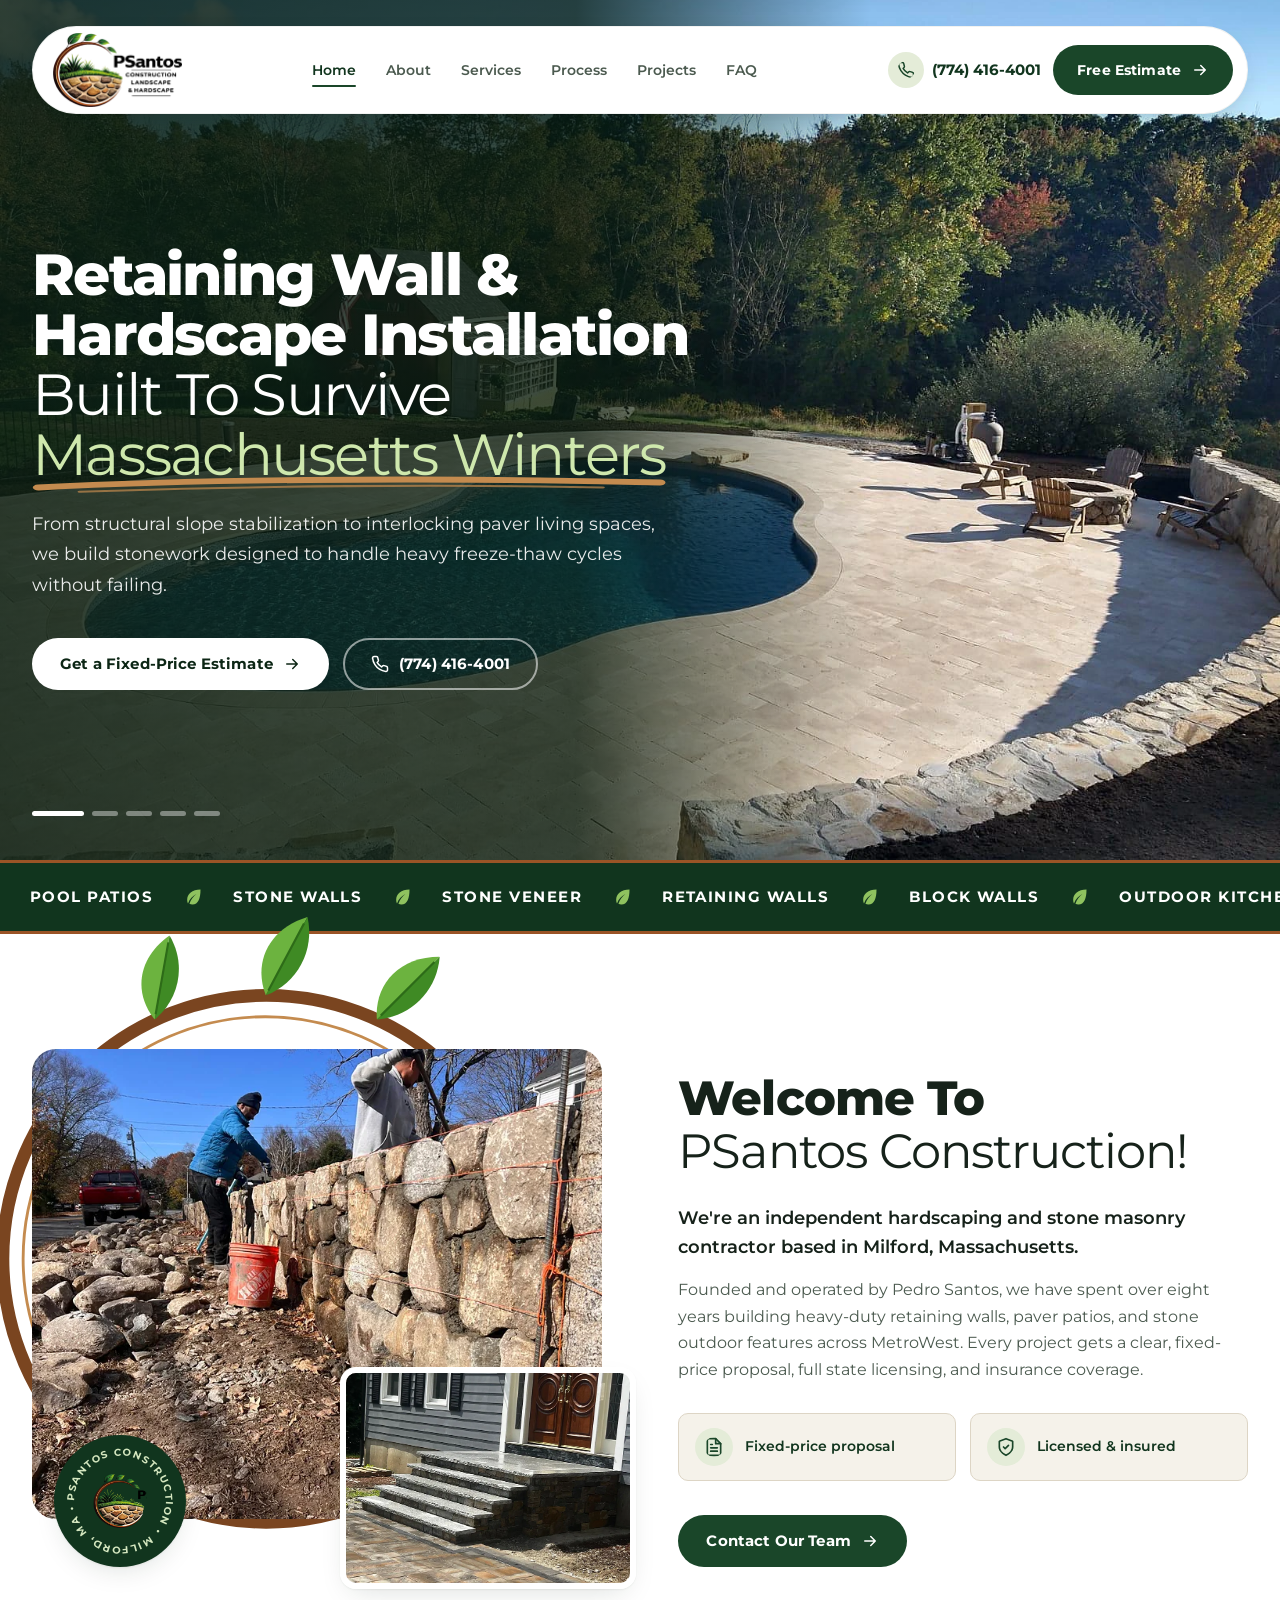
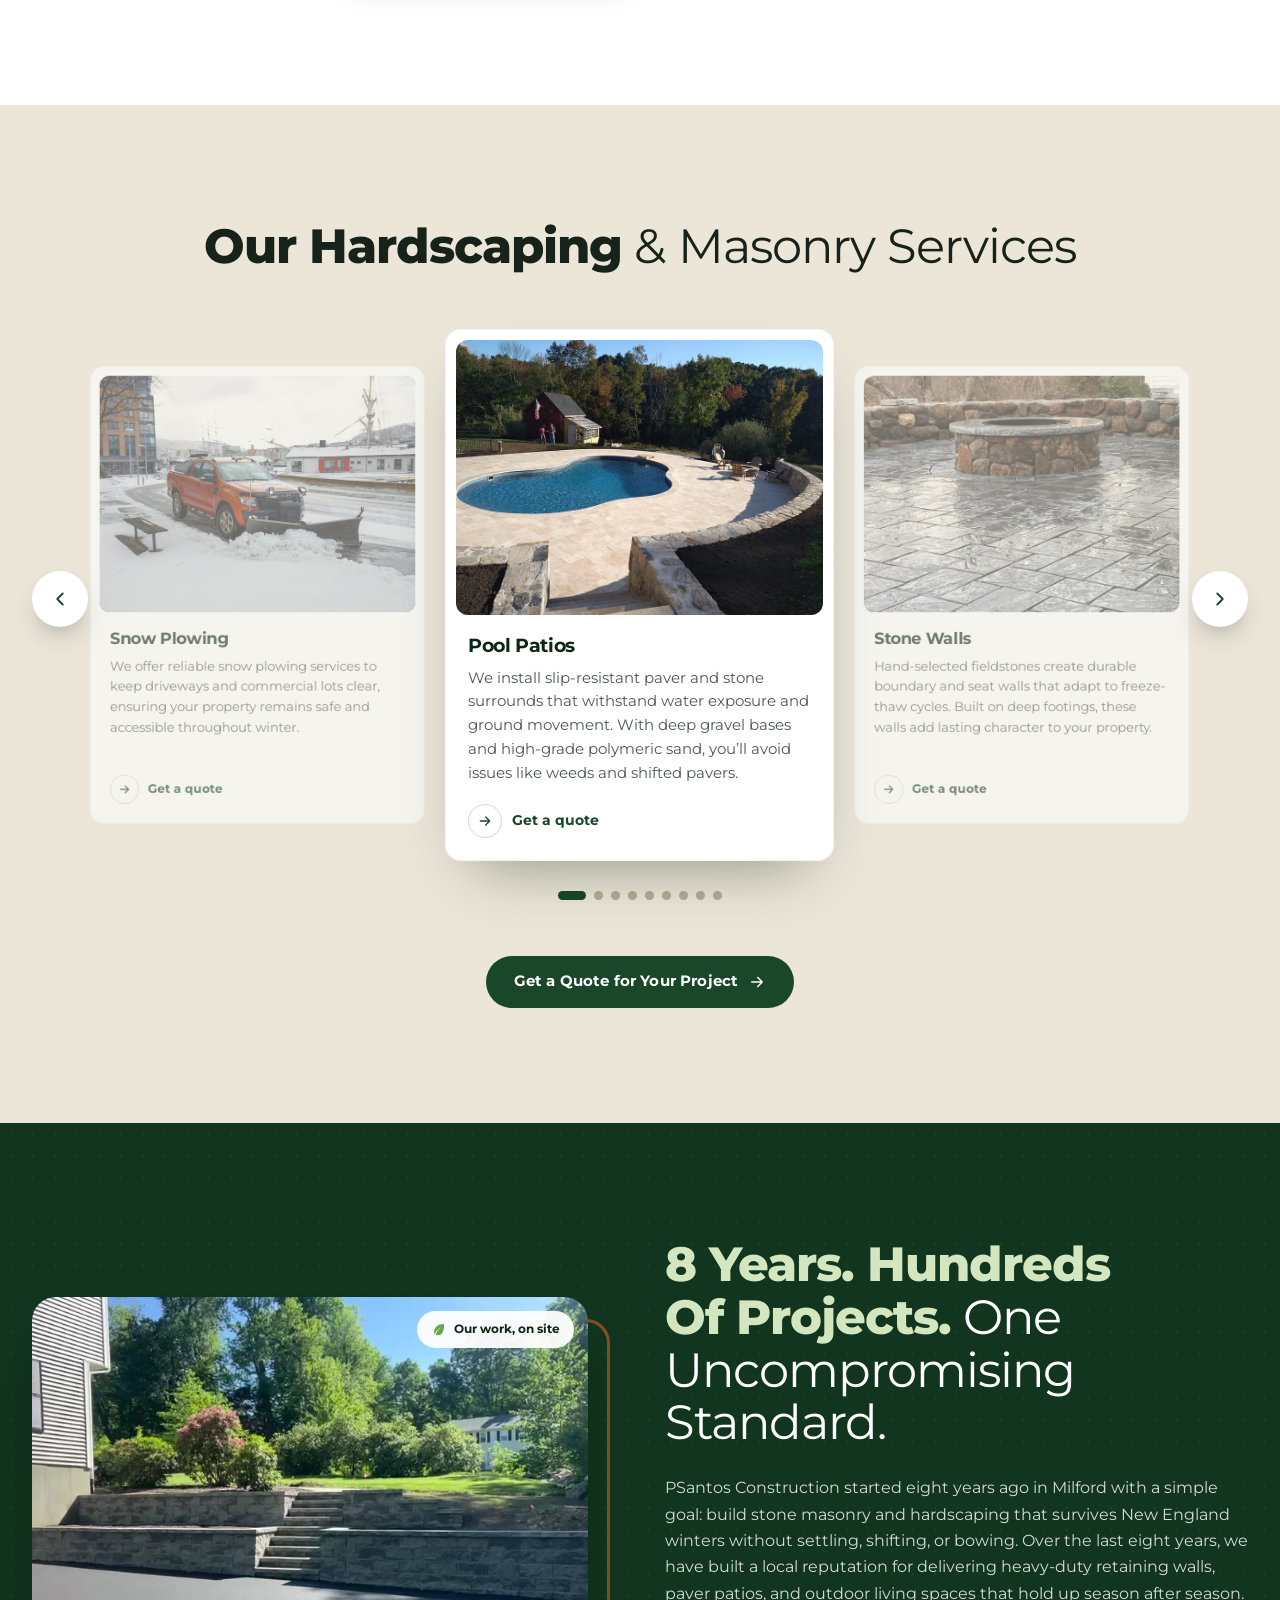
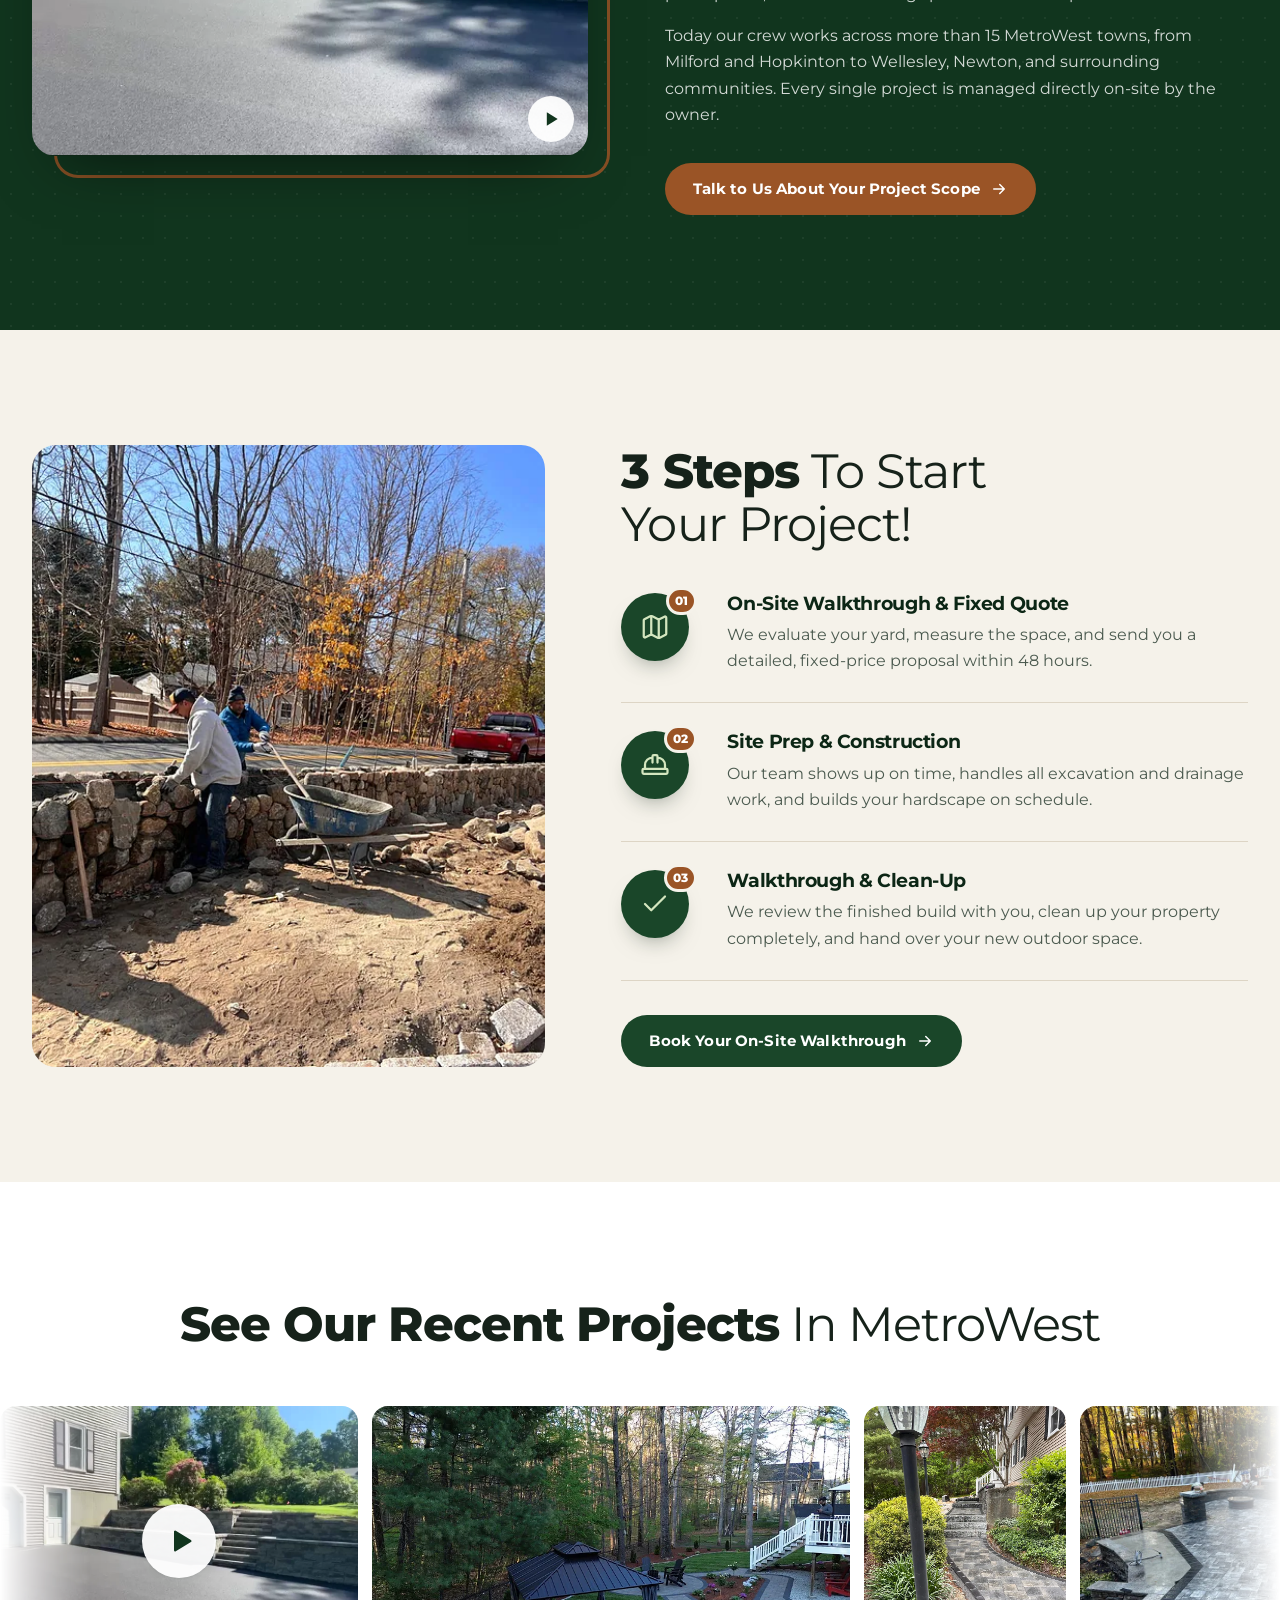
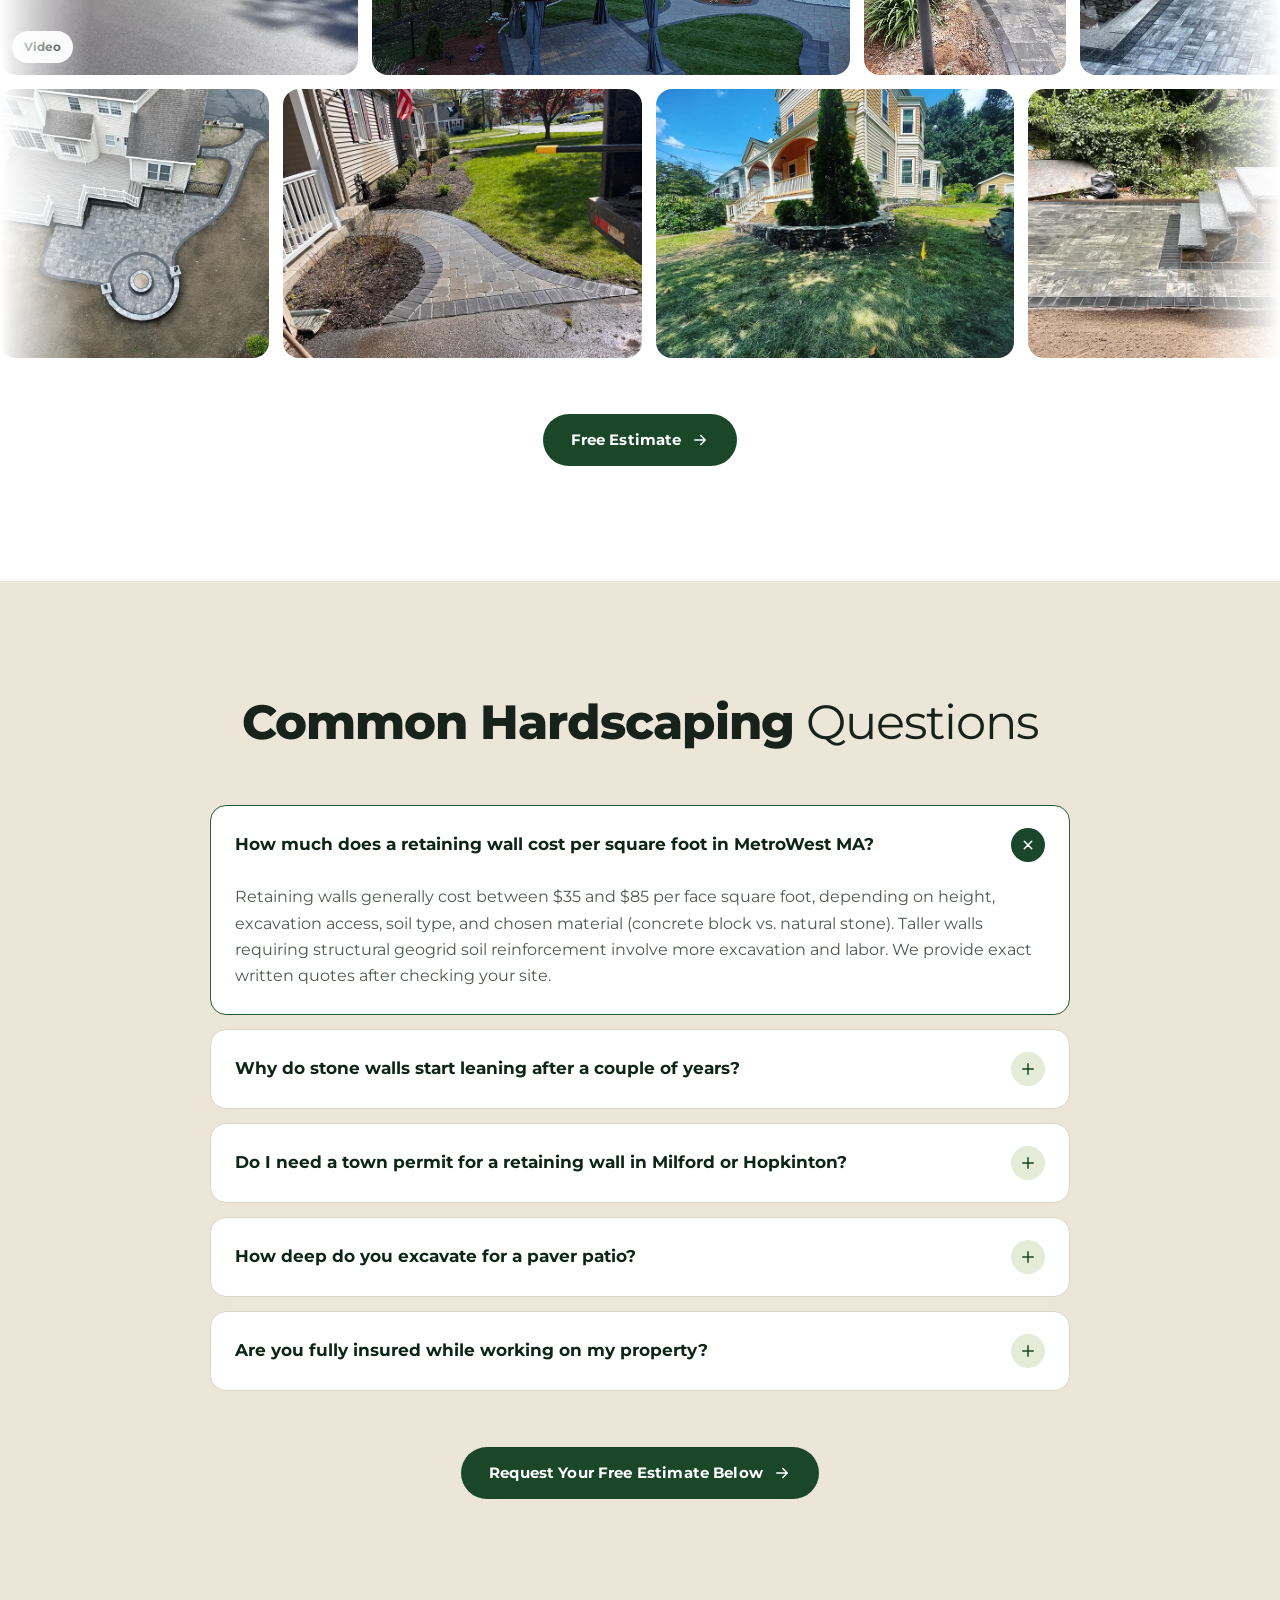
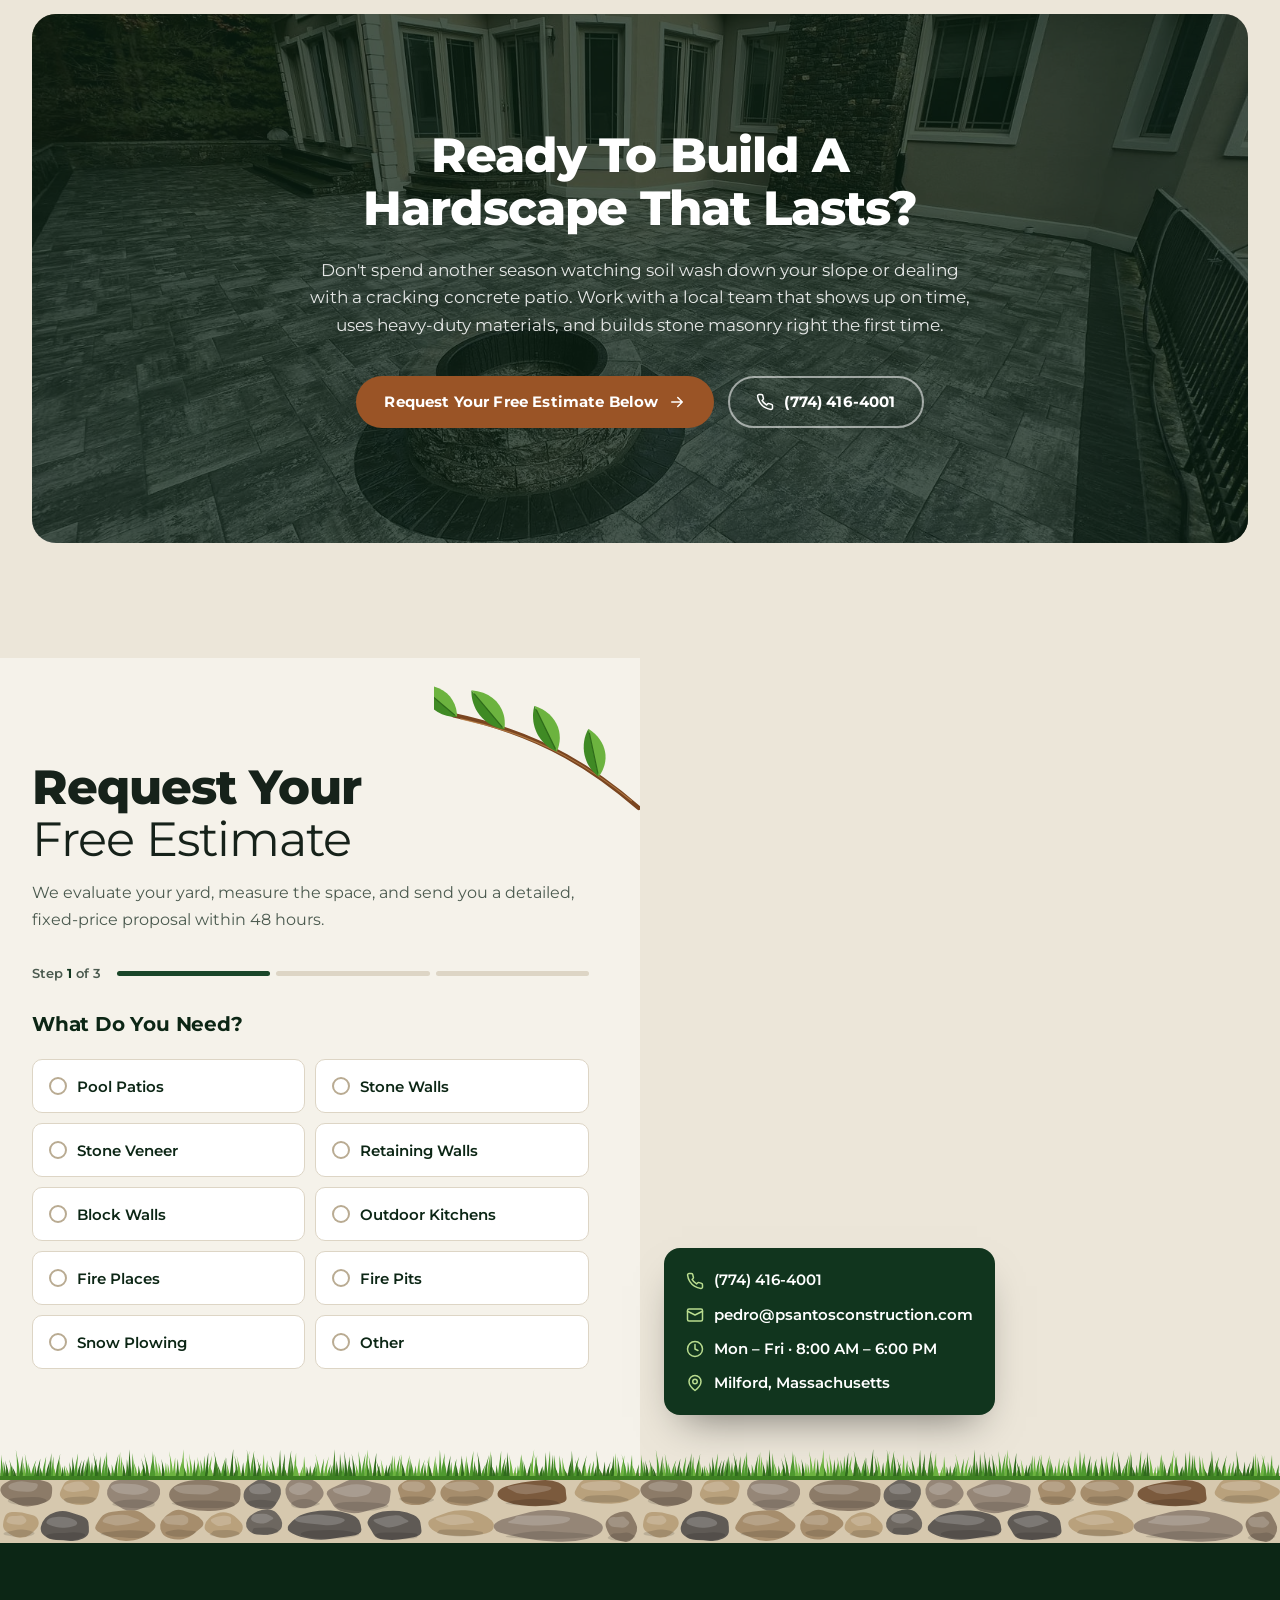
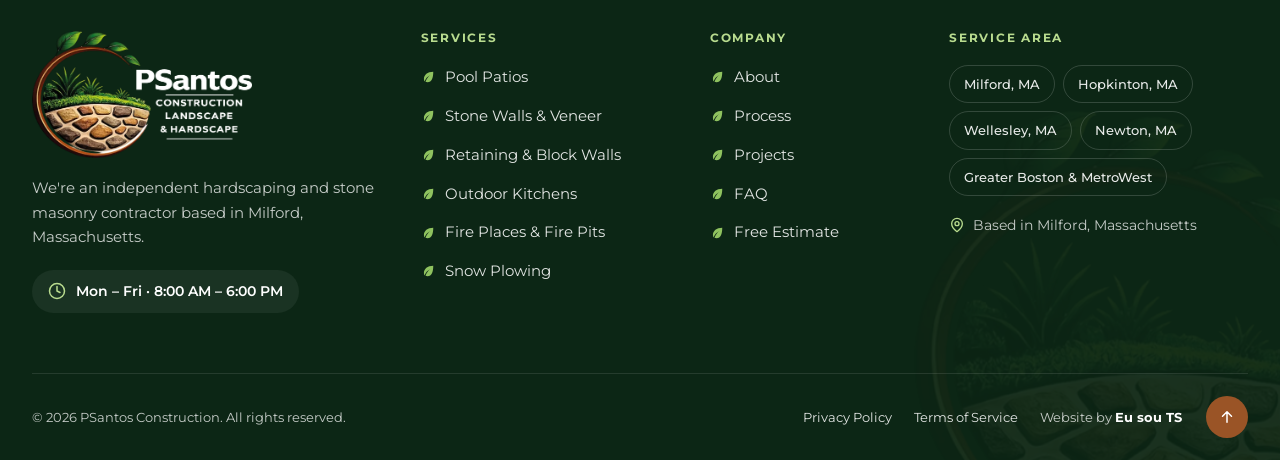
<file: index.html>
<!doctype html>
<html lang="en">
<head>
  <!-- Google Tag Manager -->
  <script>(function(w,d,s,l,i){w[l]=w[l]||[];w[l].push({'gtm.start':
  new Date().getTime(),event:'gtm.js'});var f=d.getElementsByTagName(s)[0],
  j=d.createElement(s),dl=l!='dataLayer'?'&l='+l:'';j.async=true;j.src=
  'https://www.googletagmanager.com/gtm.js?id='+i+dl;f.parentNode.insertBefore(j,f);
  })(window,document,'script','dataLayer','GTM-WBP9JSHR');</script>
  <!-- End Google Tag Manager -->
  <meta charset="utf-8">
  <meta name="viewport" content="width=device-width, initial-scale=1">
  <title>Retaining wall &amp; hardscape contractor Milford, MA | PSantos Construction</title>
  <meta name="description" content="Custom retaining walls, paver patios, and outdoor kitchens in Milford, Hopkinton, Wellesley, &amp; Greater Boston. 8+ years experience, fully licensed &amp; insured. Request a quote!">
  <link rel="canonical" href="https://psantosconstruction.com/">
  <meta name="robots" content="index, follow, max-image-preview:large">
  <meta name="keywords" content="retaining wall contractor Milford MA, hardscape contractor Milford MA, paver patio installation Milford MA, stone wall contractor MetroWest MA, outdoor kitchen Milford MA">
  <meta name="author" content="PSantos Construction">
  <meta name="geo.region" content="US-MA">
  <meta name="geo.placename" content="Milford, Massachusetts">
  <meta name="theme-color" content="#11351e">

  <meta property="og:type" content="website">
  <meta property="og:site_name" content="PSantos Construction">
  <meta property="og:locale" content="en_US">
  <meta property="og:title" content="Retaining wall &amp; hardscape contractor Milford, MA | PSantos Construction">
  <meta property="og:description" content="Custom retaining walls, paver patios, and outdoor kitchens in Milford, Hopkinton, Wellesley, &amp; Greater Boston. 8+ years experience, fully licensed &amp; insured. Request a quote!">
  <meta property="og:url" content="https://psantosconstruction.com/">
  <meta property="og:image" content="https://psantosconstruction.com/assets/img/brand/og-psantos-construction.jpg">
  <meta property="og:image:width" content="1200">
  <meta property="og:image:height" content="630">
  <meta name="twitter:card" content="summary_large_image">
  <meta name="twitter:title" content="Retaining wall &amp; hardscape contractor Milford, MA | PSantos Construction">
  <meta name="twitter:description" content="Custom retaining walls, paver patios, and outdoor kitchens in Milford, Hopkinton, Wellesley, &amp; Greater Boston. 8+ years experience, fully licensed &amp; insured. Request a quote!">
  <meta name="twitter:image" content="https://psantosconstruction.com/assets/img/brand/og-psantos-construction.jpg">
  <meta property="og:image:alt" content="Pool patio with travertine pavers and a fieldstone retaining wall built by PSantos Construction in Milford, MA">

  <link rel="icon" href="favicon.ico" sizes="any">
  <link rel="icon" type="image/png" href="favicon.png">
  <link rel="apple-touch-icon" href="apple-touch-icon.png">
  <link rel="manifest" href="site.webmanifest">

  <link rel="preconnect" href="https://fonts.googleapis.com">
  <link rel="preconnect" href="https://fonts.gstatic.com" crossorigin>
  <link rel="stylesheet" href="https://fonts.googleapis.com/css2?family=Montserrat:wght@400;500;600;700;800&display=swap">
  <link rel="preload" as="image" href="assets/img/hero/hero-pool-patio-fieldstone-wall-1200.webp" imagesrcset="assets/img/hero/hero-pool-patio-fieldstone-wall-800.webp 800w, assets/img/hero/hero-pool-patio-fieldstone-wall-1200.webp 1200w, assets/img/hero/hero-pool-patio-fieldstone-wall.webp 1600w" imagesizes="100vw" fetchpriority="high">
  <script>document.documentElement.classList.add("js");try{if(sessionStorage.getItem("psPre"))document.documentElement.classList.add("skip-pre")}catch(e){}</script>
  <link rel="stylesheet" href="assets/css/style.css?v=36">

  <script type="application/ld+json">
  {
    "@context": "https://schema.org",
    "@graph": [
      {
        "@type": "HomeAndConstructionBusiness",
        "@id": "https://psantosconstruction.com/#business",
        "name": "PSantos Construction",
        "url": "https://psantosconstruction.com/",
        "logo": "https://psantosconstruction.com/assets/img/brand/psantos-logo.webp",
        "image": "https://psantosconstruction.com/assets/img/brand/og-psantos-construction.jpg",
        "description": "Independent hardscaping and stone masonry contractor based in Milford, Massachusetts.",
        "telephone": "+1-774-416-4001",
        "email": "pedro@psantosconstruction.com",
        "founder": { "@type": "Person", "name": "Pedro Santos" },
        "address": {
          "@type": "PostalAddress",
          "addressLocality": "Milford",
          "addressRegion": "MA",
          "addressCountry": "US"
        },
        "areaServed": [
          { "@type": "City", "name": "Milford, MA" },
          { "@type": "City", "name": "Hopkinton, MA" },
          { "@type": "City", "name": "Wellesley, MA" },
          { "@type": "City", "name": "Newton, MA" },
          { "@type": "AdministrativeArea", "name": "MetroWest, Massachusetts" }
        ],
        "openingHoursSpecification": [{
          "@type": "OpeningHoursSpecification",
          "dayOfWeek": ["Monday", "Tuesday", "Wednesday", "Thursday", "Friday"],
          "opens": "08:00",
          "closes": "18:00"
        }],
        "hasOfferCatalog": {
          "@type": "OfferCatalog",
          "name": "Hardscaping & Masonry Services",
          "itemListElement": [
            { "@type": "Offer", "itemOffered": { "@type": "Service", "name": "Pool Patios" } },
            { "@type": "Offer", "itemOffered": { "@type": "Service", "name": "Stone Walls" } },
            { "@type": "Offer", "itemOffered": { "@type": "Service", "name": "Stone Veneer" } },
            { "@type": "Offer", "itemOffered": { "@type": "Service", "name": "Retaining Walls" } },
            { "@type": "Offer", "itemOffered": { "@type": "Service", "name": "Block Walls" } },
            { "@type": "Offer", "itemOffered": { "@type": "Service", "name": "Outdoor Kitchens" } },
            { "@type": "Offer", "itemOffered": { "@type": "Service", "name": "Fire Places" } },
            { "@type": "Offer", "itemOffered": { "@type": "Service", "name": "Fire Pits" } },
            { "@type": "Offer", "itemOffered": { "@type": "Service", "name": "Snow Plowing" } }
          ]
        }
      },
      {
        "@type": "WebSite",
        "@id": "https://psantosconstruction.com/#website",
        "url": "https://psantosconstruction.com/",
        "name": "PSantos Construction",
        "publisher": { "@id": "https://psantosconstruction.com/#business" }
      },
      {
        "@type": "FAQPage",
        "mainEntity": [
          { "@type": "Question", "name": "How much does a retaining wall cost per square foot in MetroWest MA?", "acceptedAnswer": { "@type": "Answer", "text": "Retaining walls generally cost between $35 and $85 per face square foot, depending on height, excavation access, soil type, and chosen material (concrete block vs. natural stone). Taller walls requiring structural geogrid soil reinforcement involve more excavation and labor. We provide exact written quotes after checking your site." } },
          { "@type": "Question", "name": "Why do stone walls start leaning after a couple of years?", "acceptedAnswer": { "@type": "Answer", "text": "Trapped water causes wall failure. When rainwater pools behind a wall during freezing weather, expanding ice pushes the structure forward. We prevent this by backfilling directly behind the wall with clean crushed stone, laying filter fabric, and installing continuous perforated drainage pipe at the base." } },
          { "@type": "Question", "name": "Do I need a town permit for a retaining wall in Milford or Hopkinton?", "acceptedAnswer": { "@type": "Answer", "text": "In most Massachusetts towns, retaining walls supporting over 4 feet of soil require a building permit and structural plan. We evaluate wall height during our site walk and ensure everything meets local building codes." } },
          { "@type": "Question", "name": "How deep do you excavate for a paver patio?", "acceptedAnswer": { "@type": "Answer", "text": "We excavate 8 to 12 inches below grade depending on subsoil composition (clay requires deeper excavation than sand). We lay heavy geotextile fabric, compact dense stone in layers, and add a 1-inch bedding layer before laying pavers." } },
          { "@type": "Question", "name": "Are you fully insured while working on my property?", "acceptedAnswer": { "@type": "Answer", "text": "Yes. PSantos Construction carries full general liability and workers' compensation coverage. We provide insurance certificates directly to you or your property manager before work starts." } }
        ]
      }
    ]
  }
  </script>
</head>
<body class="has-mobile-bar has-overlay-header">
  <svg xmlns="http://www.w3.org/2000/svg" width="0" height="0" style="position:absolute" aria-hidden="true" focusable="false">
    <symbol id="i-arrow" viewBox="0 0 24 24"><path d="M5 12h14M13 6l6 6-6 6"/></symbol>
    <symbol id="i-phone" viewBox="0 0 24 24"><path d="M22 16.92v3a2 2 0 0 1-2.18 2 19.79 19.79 0 0 1-8.63-3.07 19.5 19.5 0 0 1-6-6 19.79 19.79 0 0 1-3.07-8.67A2 2 0 0 1 4.11 2h3a2 2 0 0 1 2 1.72c.13.96.36 1.9.7 2.81a2 2 0 0 1-.45 2.11L8.09 9.91a16 16 0 0 0 6 6l1.27-1.27a2 2 0 0 1 2.11-.45c.91.34 1.85.57 2.81.7A2 2 0 0 1 22 16.92z"/></symbol>
    <symbol id="i-check" viewBox="0 0 24 24"><path d="M20 6 9 17l-5-5"/></symbol>
    <symbol id="i-shield" viewBox="0 0 24 24"><path d="M12 22s8-4 8-10V5l-8-3-8 3v7c0 6 8 10 8 10z"/><path d="m9 12 2 2 4-4"/></symbol>
    <symbol id="i-mail" viewBox="0 0 24 24"><rect x="2" y="4" width="20" height="16" rx="2"/><path d="m22 7-10 5L2 7"/></symbol>
    <symbol id="i-pin" viewBox="0 0 24 24"><path d="M20 10c0 6-8 12-8 12s-8-6-8-12a8 8 0 0 1 16 0z"/><circle cx="12" cy="10" r="3"/></symbol>
    <symbol id="i-clock" viewBox="0 0 24 24"><circle cx="12" cy="12" r="10"/><path d="M12 6v6l4 2"/></symbol>
    <symbol id="i-menu" viewBox="0 0 24 24"><path d="M4 7h16M4 12h16M4 17h16"/></symbol>
    <symbol id="i-x" viewBox="0 0 24 24"><path d="M18 6 6 18M6 6l12 12"/></symbol>
    <symbol id="i-plus" viewBox="0 0 24 24"><path d="M12 5v14M5 12h14"/></symbol>
    <symbol id="i-play" viewBox="0 0 24 24"><path d="M7 4v16l13-8z"/></symbol>
    <symbol id="i-left" viewBox="0 0 24 24"><path d="m15 18-6-6 6-6"/></symbol>
    <symbol id="i-right" viewBox="0 0 24 24"><path d="m9 18 6-6-6-6"/></symbol>
    <symbol id="i-doc" viewBox="0 0 24 24"><path d="M14 2H6a2 2 0 0 0-2 2v16a2 2 0 0 0 2 2h12a2 2 0 0 0 2-2V8z"/><path d="M14 2v6h6M16 13H8M16 17H8M10 9H8"/></symbol>
    <symbol id="i-hardhat" viewBox="0 0 24 24"><path d="M2 18a1 1 0 0 0 1 1h18a1 1 0 0 0 1-1v-2a1 1 0 0 0-1-1H3a1 1 0 0 0-1 1z"/><path d="M10 10V5a1 1 0 0 1 1-1h2a1 1 0 0 1 1 1v5M4 15v-3a6 6 0 0 1 6-6M14 6a6 6 0 0 1 6 6v3"/></symbol>
    <symbol id="i-map" viewBox="0 0 24 24"><path d="M14.1 5.55a2 2 0 0 0 1.79 0l3.66-1.83A1 1 0 0 1 21 4.62v12.76a1 1 0 0 1-.55.9l-4.56 2.27a2 2 0 0 1-1.79 0l-4.2-2.1a2 2 0 0 0-1.8 0l-3.65 1.83A1 1 0 0 1 3 19.38V6.62a1 1 0 0 1 .55-.9l4.56-2.27a2 2 0 0 1 1.79 0z"/><path d="M15 5.76v15M9 3.24v15"/></symbol>
    <symbol id="i-grill" viewBox="0 0 24 24"><path d="M3 10h18a9 8 0 0 1-18 0z"/><path d="M8 17.5 6 22M16 17.5l2 4.5M12 18v4M9 2c0 1.5 1.4 1.5 1.4 3S9 6.5 9 8M14.5 2c0 1.5 1.4 1.5 1.4 3s-1.4 1.5-1.4 3"/></symbol>
    <symbol id="i-fireplace" viewBox="0 0 24 24"><path d="M2 21h20M4 21V8l8-5 8 5v13"/><path d="M7.5 21v-5a4.5 4.5 0 0 1 9 0v5"/><path d="M12 20c-1.1 0-2-.8-2-2 0-1.6 2-3.2 2-3.2s2 1.6 2 3.2c0 1.2-.9 2-2 2z"/></symbol>
    <symbol id="i-flame" viewBox="0 0 24 24"><path d="M8.5 14.5A2.5 2.5 0 0 0 11 12c0-1.38-.5-2-1-3-1.07-2.14-.22-4.05 2-6 .5 2.5 2 4.9 4 6.5 2 1.6 3 3.5 3 5.5a7 7 0 1 1-14 0c0-1.15.43-2.29 1-3a2.5 2.5 0 0 0 2.5 2.5z"/></symbol>
    <symbol id="i-snow" viewBox="0 0 24 24"><path d="M2 12h20M12 2v20M20 16l-4-4 4-4M4 8l4 4-4 4M16 4l-4 4-4-4M8 20l4-4 4 4"/></symbol>
    <symbol id="i-leaf" viewBox="0 0 24 24"><path d="M21 3C11 3 5 8.5 5 15.5c0 1.6.4 3 1 4.3 2-5.4 5.7-9 10-11.3-3.6 2.8-6.6 6.6-8.3 11.7 1 .5 2.2.8 3.6.8C18.5 21 21 13.5 21 3z"/></symbol>
    <symbol id="deco-leaf" viewBox="0 -14 48 28"><path d="M0 0C12-14 32-16 48 0z" fill="#6cb33f"/><path d="M0 0c14 12 34 12 48 0z" fill="#3f8a24"/><path d="M3 0h41" fill="none" stroke="#2d6b18" stroke-width="1.2"/></symbol>
    <symbol id="deco-branch" viewBox="0 0 236 150"><path d="M6 140C50 102 110 58 214 36" fill="none" stroke="#7a4520" stroke-width="5" stroke-linecap="round"/><path d="M14 132C56 98 112 60 206 40" fill="none" stroke="#c48b4f" stroke-width="1.2" stroke-linecap="round" opacity=".7"/><use href="#deco-leaf" x="0" y="-14" width="48" height="28" transform="translate(51 105) rotate(-78) scale(1.15)"/><use href="#deco-leaf" x="0" y="-14" width="48" height="28" transform="translate(98 77) rotate(-64) scale(1.2)"/><use href="#deco-leaf" x="0" y="-14" width="48" height="28" transform="translate(157 52) rotate(-50) scale(1.2)"/><use href="#deco-leaf" x="0" y="-14" width="48" height="28" transform="translate(210 38) rotate(-40) scale(1.15)"/></symbol>
    <symbol id="i-spark" viewBox="0 0 24 24"><path d="M12 2l2.2 7.8L22 12l-7.8 2.2L12 22l-2.2-7.8L2 12l7.8-2.2z"/></symbol>
  </svg>
  <!-- Google Tag Manager (noscript) -->
  <noscript><iframe src="https://www.googletagmanager.com/ns.html?id=GTM-WBP9JSHR"
  height="0" width="0" style="display:none;visibility:hidden"></iframe></noscript>
  <!-- End Google Tag Manager (noscript) -->
  <div class="preloader" aria-hidden="true">
    <div class="pre-scene">
      <svg class="pre-leaf" viewBox="0 0 236 150" focusable="false"><use href="#deco-branch" width="236" height="150"/></svg>
      <div class="pre-wall">
        <div class="pre-row"><span class="pre-block" style="--i:9;--c:#8c7b68"></span><span class="pre-block" style="--i:10;--c:#b9a17c"></span><span class="pre-block" style="--i:11;--c:#6d6760"></span></div>
        <div class="pre-row"><span class="pre-block" style="--i:5;--c:#7b6f63"></span><span class="pre-block" style="--i:6;--c:#c2ab86"></span><span class="pre-block" style="--i:7;--c:#5f5a55"></span><span class="pre-block" style="--i:8;--c:#a68d6c"></span></div>
        <div class="pre-row"><span class="pre-block" style="--i:0;--c:#8c7b68"></span><span class="pre-block" style="--i:1;--c:#a68d6c"></span><span class="pre-block" style="--i:2;--c:#6d6760"></span><span class="pre-block" style="--i:3;--c:#b9a17c"></span><span class="pre-block" style="--i:4;--c:#958677"></span></div>
      </div>
      <img class="pre-logo" src="assets/img/brand/psantos-logo.webp" width="520" height="299" alt="">
    </div>
  </div>
  <a class="skip-link" href="#main">Skip to content</a>

  <header class="site-header" id="top">
    <div class="container"><div class="header-inner">
      <a class="brand" href="#top" aria-label="PSantos Construction — back to top">
        <img src="assets/img/brand/psantos-logo.webp" width="520" height="299" alt="PSantos Construction — Landscape &amp; Hardscape">
      </a>
      <nav class="nav" id="site-nav" aria-label="Main">
        <ul>
          <li><a href="#home" class="is-active">Home</a></li>
          <li><a href="#about">About</a></li>
          <li><a href="#services">Services</a></li>
          <li><a href="#process">Process</a></li>
          <li><a href="#projects">Projects</a></li>
          <li><a href="#faq">FAQ</a></li>
        </ul>
      </nav>
      <div class="header-actions">
        <a class="header-phone" href="tel:+17744164001" aria-label="Call PSantos Construction at (774) 416-4001">
          <svg class="icon" aria-hidden="true"><use href="#i-phone"/></svg>
          <span>(774) 416-4001</span>
        </a>
        <a class="btn btn--primary btn--sm" href="#estimate">Free Estimate
          <svg class="icon icon--arrow" aria-hidden="true"><use href="#i-arrow"/></svg></a>
        <button class="menu-toggle" type="button" aria-expanded="false" aria-controls="site-nav" aria-label="Open menu">
          <svg class="icon icon-open" aria-hidden="true"><use href="#i-menu"/></svg>
          <svg class="icon icon-close" aria-hidden="true"><use href="#i-x"/></svg>
        </button>
      </div>
    </div></div>
  </header>

  <main id="main">

    <!-- ============ HERO ============ -->
    <section class="hero" id="home" aria-labelledby="hero-title">
      <div class="hero-slides" aria-hidden="true">
        <img class="hero-slide is-active" src="assets/img/hero/hero-pool-patio-fieldstone-wall-1200.webp" srcset="assets/img/hero/hero-pool-patio-fieldstone-wall-800.webp 800w, assets/img/hero/hero-pool-patio-fieldstone-wall-1200.webp 1200w, assets/img/hero/hero-pool-patio-fieldstone-wall.webp 1600w" sizes="100vw" width="1600" height="1200" fetchpriority="high" style="object-position:center 62%" alt="Pool patio with travertine pavers and a curved fieldstone retaining wall built by PSantos Construction in Milford, MA">
        <img class="hero-slide" data-src="assets/img/hero/hero-backyard-hardscape-aerial-1200.webp" data-srcset="assets/img/hero/hero-backyard-hardscape-aerial-800.webp 800w, assets/img/hero/hero-backyard-hardscape-aerial-1200.webp 1200w, assets/img/hero/hero-backyard-hardscape-aerial.webp 1600w" sizes="100vw" width="1600" height="1200" decoding="async" style="object-position:center 55%" alt="Backyard hardscape with paver walkways, fire pit patio and gazebo pad">
        <img class="hero-slide" data-src="assets/img/hero/hero-block-seat-wall-fire-pit-1200.webp" data-srcset="assets/img/hero/hero-block-seat-wall-fire-pit-800.webp 800w, assets/img/hero/hero-block-seat-wall-fire-pit-1200.webp 1200w, assets/img/hero/hero-block-seat-wall-fire-pit.webp 1600w" sizes="100vw" width="1600" height="1200" decoding="async" style="object-position:center 60%" alt="Block seat wall with built-in lighting around a paver fire pit patio">
        <img class="hero-slide" data-src="assets/img/hero/hero-block-retaining-wall-steps-1200.webp" data-srcset="assets/img/hero/hero-block-retaining-wall-steps-800.webp 800w, assets/img/hero/hero-block-retaining-wall-steps-1200.webp 1200w, assets/img/hero/hero-block-retaining-wall-steps.webp 1600w" sizes="100vw" width="1600" height="1200" decoding="async" style="object-position:center 55%" alt="Two-tier block retaining wall with steps above a new driveway">
        <img class="hero-slide" data-src="assets/img/hero/hero-paver-fire-pit-night-1200.webp" data-srcset="assets/img/hero/hero-paver-fire-pit-night-800.webp 800w, assets/img/hero/hero-paver-fire-pit-night-1200.webp 1200w, assets/img/hero/hero-paver-fire-pit-night.webp 1600w" sizes="100vw" width="1600" height="1200" decoding="async" style="object-position:center 60%" alt="Paver fire pit patio lit at night with seat wall">
      </div>
      <div class="container hero-copy">
        <h1 class="h1" id="hero-title"><strong>Retaining wall &amp; hardscape installation</strong> built to survive <span class="hl">Massachusetts winters</span></h1>
        <p class="lead hero-sub">From structural slope stabilization to interlocking paver living spaces, we build stonework designed to handle heavy freeze-thaw cycles without failing.</p>
        <div class="hero-ctas">
          <a class="btn btn--light" href="#estimate">Get a Fixed-Price Estimate
            <svg class="icon icon--arrow" aria-hidden="true"><use href="#i-arrow"/></svg></a>
          <a class="btn btn--ghost-light" href="tel:+17744164001">
            <svg class="icon" aria-hidden="true"><use href="#i-phone"/></svg>(774) 416-4001</a>
        </div>
      </div>
      <div class="container hero-nav">
        <div class="hero-dots" role="group" aria-label="Project photos">
          <button type="button" class="hero-dot is-active" aria-label="Show project photo 1" aria-current="true"></button>
          <button type="button" class="hero-dot" aria-label="Show project photo 2"></button>
          <button type="button" class="hero-dot" aria-label="Show project photo 3"></button>
          <button type="button" class="hero-dot" aria-label="Show project photo 4"></button>
          <button type="button" class="hero-dot" aria-label="Show project photo 5"></button>
        </div>
      </div>
    </section>

    <!-- ============ SERVICE TICKER ============ -->
    <div class="ticker" aria-label="Our services">
      <div class="ticker-track">
        <ul>
          <li>Pool Patios<svg aria-hidden="true"><use href="#i-leaf"/></svg></li>
          <li>Stone Walls<svg aria-hidden="true"><use href="#i-leaf"/></svg></li>
          <li>Stone Veneer<svg aria-hidden="true"><use href="#i-leaf"/></svg></li>
          <li>Retaining Walls<svg aria-hidden="true"><use href="#i-leaf"/></svg></li>
          <li>Block Walls<svg aria-hidden="true"><use href="#i-leaf"/></svg></li>
          <li>Outdoor Kitchens<svg aria-hidden="true"><use href="#i-leaf"/></svg></li>
          <li>Fire Places<svg aria-hidden="true"><use href="#i-leaf"/></svg></li>
          <li>Fire Pits<svg aria-hidden="true"><use href="#i-leaf"/></svg></li>
          <li>Snow Plowing<svg aria-hidden="true"><use href="#i-leaf"/></svg></li>
        </ul>
        <ul aria-hidden="true">
          <li>Pool Patios<svg><use href="#i-leaf"/></svg></li>
          <li>Stone Walls<svg><use href="#i-leaf"/></svg></li>
          <li>Stone Veneer<svg><use href="#i-leaf"/></svg></li>
          <li>Retaining Walls<svg><use href="#i-leaf"/></svg></li>
          <li>Block Walls<svg><use href="#i-leaf"/></svg></li>
          <li>Outdoor Kitchens<svg><use href="#i-leaf"/></svg></li>
          <li>Fire Places<svg><use href="#i-leaf"/></svg></li>
          <li>Fire Pits<svg><use href="#i-leaf"/></svg></li>
          <li>Snow Plowing<svg><use href="#i-leaf"/></svg></li>
        </ul>
      </div>
    </div>

    <!-- ============ REVIEWS (pending) ============
         Copy calls for: "What MetroWest homeowners say about us" + CTA "Request your on-site consultation".
         Client has no reviews yet — add real Google reviews here when available. Never publish placeholder testimonials. -->

    <!-- ============ ABOUT ============ -->
    <section class="section section--white" id="about" aria-labelledby="about-title">
      <div class="container about-grid">
        <div class="about-media reveal">
          <svg class="deco-ring" viewBox="0 0 400 400" aria-hidden="true" focusable="false">
            <path class="ring-line" d="M331 69A185 185 0 1 0 331 331" pathLength="1" fill="none" stroke="#7a4520" stroke-width="9" stroke-linecap="round"/>
            <path class="ring-line ring-line--hl" d="M320 80A170 170 0 1 0 320 320" pathLength="1" fill="none" stroke="#c48b4f" stroke-width="2" stroke-linecap="round"/>
            <g class="ring-leaves">
              <use href="#deco-leaf" x="0" y="-14" width="48" height="28" transform="translate(122 32) rotate(-80) scale(1.25)"/>
              <use href="#deco-leaf" x="0" y="-14" width="48" height="28" transform="translate(200 15) rotate(-62) scale(1.3)"/>
              <use href="#deco-leaf" x="0" y="-14" width="48" height="28" transform="translate(278 32) rotate(-45) scale(1.3)"/>
              <use href="#deco-leaf" x="0" y="-14" width="48" height="28" transform="translate(331 69) rotate(-5) scale(1.2)"/>
            </g>
          </svg>
          <div class="main">
            <img src="assets/img/projects/pedro-santos-building-stone-wall-1200.webp"
                 srcset="assets/img/projects/pedro-santos-building-stone-wall-800.webp 800w, assets/img/projects/pedro-santos-building-stone-wall-1200.webp 1200w"
                 sizes="(max-width: 920px) 100vw, 44vw" width="1600" height="1200" loading="lazy" decoding="async"
                 alt="Pedro Santos and his crew hand-building a fieldstone retaining wall on site in MetroWest, Massachusetts">
          </div>
          <div class="inset">
            <img src="assets/img/projects/granite-steps-stone-veneer-entry-800.webp" width="800" height="600" loading="lazy" decoding="async"
                 alt="Granite front steps with stone veneer riser and paver landing, a hardscape project in Milford, MA">
          </div>
          <div class="seal" aria-hidden="true">
            <svg class="ring" viewBox="0 0 120 120"><defs><path id="seal-path" d="M60 60m-47 0a47 47 0 1 1 94 0a47 47 0 1 1-94 0"/></defs><text><textPath href="#seal-path" textLength="292" lengthAdjust="spacing">PSantos Construction • Milford, MA •</textPath></text></svg>
            <img src="assets/img/brand/emblem.webp" width="400" height="400" alt="">
          </div>
        </div>
        <div class="about-copy reveal">
          <h2 class="h2" id="about-title"><strong>Welcome to</strong> PSantos Construction!</h2>
          <p class="intro">We're an independent hardscaping and stone masonry contractor based in Milford, Massachusetts.</p>
          <p>Founded and operated by Pedro Santos, we have spent over eight years building heavy-duty retaining walls, paver patios, and stone outdoor features across MetroWest. Every project gets a clear, fixed-price proposal, full state licensing, and insurance coverage.</p>
          <ul class="about-points">
            <li><svg class="icon" aria-hidden="true"><use href="#i-doc"/></svg>Fixed-price proposal</li>
            <li><svg class="icon" aria-hidden="true"><use href="#i-shield"/></svg>Licensed &amp; insured</li>
          </ul>
          <a class="btn btn--primary" href="#estimate">Contact Our Team
            <svg class="icon icon--arrow" aria-hidden="true"><use href="#i-arrow"/></svg></a>
        </div>
      </div>
    </section>

    <!-- ============ SERVICES ============ -->
    <section class="section section--sand has-deco" id="services" aria-labelledby="services-title">
      <svg class="deco deco-branch deco--services" viewBox="0 0 236 150" aria-hidden="true" focusable="false"><use href="#deco-branch" width="236" height="150" transform="translate(236 0) scale(-1 1)"/></svg>
      <div class="container">
        <div class="section-head section-head--center reveal">
          <div>
            <h2 class="h2" id="services-title"><strong>Our Hardscaping</strong> &amp; Masonry Services</h2>
          </div>
        </div>

        <div class="svc-carousel reveal" role="region" aria-roledescription="carousel" aria-label="Our hardscaping and masonry services">
        <div class="services-grid svc-track" id="svc-track">
          <article class="service-card">
            <div class="service-media">
              <img src="assets/img/services/pool-deck-pavers-stone-wall-800.webp" width="800" height="600" loading="lazy" decoding="async"
                   alt="Paver pool patio surround with a fieldstone retaining wall around a freeform inground pool in Massachusetts">
            </div>
            <div class="service-body">
              <h3>Pool Patios</h3>
              <p>We install slip-resistant paver and stone surrounds that withstand water exposure and ground movement. With deep gravel bases and high-grade polymeric sand, you’ll avoid issues like weeds and shifted pavers.</p>
              <a class="service-link" href="#estimate" data-service="Pool Patios"><svg class="icon" aria-hidden="true"><use href="#i-arrow"/></svg>Get a quote</a>
            </div>
          </article>

          <article class="service-card">
            <div class="service-media">
              <img src="assets/img/services/fieldstone-wall-fire-pit-patio-800.webp" width="800" height="600" loading="lazy" decoding="async"
                   alt="Natural fieldstone wall and fieldstone fire pit on a stamped patio">
            </div>
            <div class="service-body">
              <h3>Stone Walls</h3>
              <p>Hand-selected fieldstones create durable boundary and seat walls that adapt to freeze-thaw cycles. Built on deep footings, these walls add lasting character to your property.</p>
              <a class="service-link" href="#estimate" data-service="Stone Walls"><svg class="icon" aria-hidden="true"><use href="#i-arrow"/></svg>Get a quote</a>
            </div>
          </article>

          <article class="service-card">
            <div class="service-media">
              <img src="assets/img/services/stone-veneer-house-foundation-800.webp" srcset="assets/img/services/stone-veneer-house-foundation-800.webp 800w, assets/img/services/stone-veneer-house-foundation-1200.webp 1200w" sizes="(max-width: 600px) 100vw, (max-width: 980px) 50vw, 400px" width="800" height="600" loading="lazy" decoding="async"
                   alt="Natural thin stone veneer applied over a concrete house foundation in Massachusetts">
            </div>
            <div class="service-body">
              <h3>Stone Veneer</h3>
              <p>Achieve the natural stone look with thin-cut veneer over moisture barriers, perfect for transforming concrete foundations and outdoor spaces.</p>
              <a class="service-link" href="#estimate" data-service="Stone Veneer"><svg class="icon" aria-hidden="true"><use href="#i-arrow"/></svg>Get a quote</a>
            </div>
          </article>

          <article class="service-card">
            <div class="service-media">
              <img src="assets/img/services/block-retaining-wall-steps-driveway-800.webp" width="800" height="600" loading="lazy" decoding="async"
                   alt="Two-tier block retaining wall with built-in steps along a new driveway, built by PSantos Construction in Milford, MA">
            </div>
            <div class="service-body">
              <h3>Retaining Walls</h3>
              <p>Our sturdy retaining walls, designed for heavy use, include deep footings and drainage systems to prevent water buildup, providing usable, flat lawns.</p>
              <a class="service-link" href="#estimate" data-service="Retaining Walls"><svg class="icon" aria-hidden="true"><use href="#i-arrow"/></svg>Get a quote</a>
            </div>
          </article>

          <article class="service-card">
            <div class="service-media">
              <img src="assets/img/services/segmental-block-walls-steps-backyard-800.webp" srcset="assets/img/services/segmental-block-walls-steps-backyard-800.webp 800w, assets/img/services/segmental-block-walls-steps-backyard-1200.webp 1200w" sizes="(max-width: 600px) 100vw, (max-width: 980px) 50vw, 400px" width="800" height="600" loading="lazy" decoding="async"
                   alt="Tiered segmental concrete block walls with built-in steps in a Massachusetts backyard, built by PSantos Construction">
            </div>
            <div class="service-body">
              <h3>Block Walls</h3>
              <p>Segmental concrete block walls offer structural strength and modern aesthetics, using interlocked systems and soil reinforcement for durability.</p>
              <a class="service-link" href="#estimate" data-service="Block Walls"><svg class="icon" aria-hidden="true"><use href="#i-arrow"/></svg>Get a quote</a>
            </div>
          </article>

          <article class="service-card">
            <div class="service-media">
              <img src="assets/img/services/outdoor-kitchen-grill-covered-patio-800.webp" srcset="assets/img/services/outdoor-kitchen-grill-covered-patio-800.webp 800w, assets/img/services/outdoor-kitchen-grill-covered-patio-1200.webp 1200w" sizes="(max-width: 600px) 100vw, (max-width: 980px) 50vw, 400px" width="800" height="534" loading="lazy" decoding="async" style="object-position:center"
                   alt="Covered outdoor kitchen with built-in grill and counter beside a pool patio">
            </div>
            <div class="service-body">
              <h3>Outdoor Kitchens</h3>
              <p>Customize your outdoor kitchen with stone veneer and granite counters, equipped for New England weather, including precise cutouts for grilling and storage.</p>
              <a class="service-link" href="#estimate" data-service="Outdoor Kitchens"><svg class="icon" aria-hidden="true"><use href="#i-arrow"/></svg>Get a quote</a>
            </div>
          </article>

          <article class="service-card">
            <div class="service-media">
              <img src="assets/img/services/covered-patio-outdoor-fireplace-800.webp" srcset="assets/img/services/covered-patio-outdoor-fireplace-800.webp 800w, assets/img/services/covered-patio-outdoor-fireplace-1200.webp 1200w" sizes="(max-width: 600px) 100vw, (max-width: 980px) 50vw, 400px" width="800" height="600" loading="lazy" decoding="async"
                   alt="Built-in outdoor fireplace with firewood storage on a covered patio">
            </div>
            <div class="service-body">
              <h3>Fire Places</h3>
              <p>Our outdoor fireplaces are built on solid footings with firebrick interiors and stone exteriors, providing heat and drawing smoke cleanly for year-round enjoyment.</p>
              <a class="service-link" href="#estimate" data-service="Fire Places"><svg class="icon" aria-hidden="true"><use href="#i-arrow"/></svg>Get a quote</a>
            </div>
          </article>

          <article class="service-card">
            <div class="service-media">
              <img src="assets/img/services/paver-fire-pit-patio-night-800.webp" width="800" height="600" loading="lazy" decoding="async"
                   alt="Paver fire pit lit at night with seat wall and Adirondack chairs">
            </div>
            <div class="service-body">
              <h3>Fire Pits</h3>
              <p>We build custom fire pits using paver or stone materials, lined with heat-resistant inserts to ensure longevity and stability for cozy gatherings.</p>
              <a class="service-link" href="#estimate" data-service="Fire Pits"><svg class="icon" aria-hidden="true"><use href="#i-arrow"/></svg>Get a quote</a>
            </div>
          </article>

          <article class="service-card">
            <div class="service-media">
              <img src="assets/img/services/pickup-truck-snow-plow-800.webp" srcset="assets/img/services/pickup-truck-snow-plow-800.webp 800w, assets/img/services/pickup-truck-snow-plow-1200.webp 1200w" sizes="(max-width: 600px) 100vw, (max-width: 980px) 50vw, 400px" width="800" height="534" loading="lazy" decoding="async" style="object-position:72% center"
                   alt="Pickup truck with snow plow clearing a snowy lot">
            </div>
            <div class="service-body">
              <h3>Snow Plowing</h3>
              <p>We offer reliable snow plowing services to keep driveways and commercial lots clear, ensuring your property remains safe and accessible throughout winter.</p>
              <a class="service-link" href="#estimate" data-service="Snow Plowing"><svg class="icon" aria-hidden="true"><use href="#i-arrow"/></svg>Get a quote</a>
            </div>
          </article>
        </div>
        <div class="svc-controls">
          <button type="button" class="svc-arrow svc-prev" aria-label="Previous service"><svg class="icon" aria-hidden="true"><use href="#i-left"/></svg></button>
          <div class="svc-dots">
            <button type="button" class="svc-dot" aria-label="Show service 1 of 9"></button>
            <button type="button" class="svc-dot" aria-label="Show service 2 of 9"></button>
            <button type="button" class="svc-dot" aria-label="Show service 3 of 9"></button>
            <button type="button" class="svc-dot" aria-label="Show service 4 of 9"></button>
            <button type="button" class="svc-dot" aria-label="Show service 5 of 9"></button>
            <button type="button" class="svc-dot" aria-label="Show service 6 of 9"></button>
            <button type="button" class="svc-dot" aria-label="Show service 7 of 9"></button>
            <button type="button" class="svc-dot" aria-label="Show service 8 of 9"></button>
            <button type="button" class="svc-dot" aria-label="Show service 9 of 9"></button>
          </div>
          <button type="button" class="svc-arrow svc-next" aria-label="Next service"><svg class="icon" aria-hidden="true"><use href="#i-right"/></svg></button>
        </div>
        </div>

        <div class="section-cta">
          <a class="btn btn--primary" href="#estimate">Get a Quote for Your Project
            <svg class="icon icon--arrow" aria-hidden="true"><use href="#i-arrow"/></svg></a>
        </div>
      </div>
    </section>

    <!-- ============ WHY CHOOSE US ============ -->
    <section class="section why" id="why" aria-labelledby="why-title">
      <div class="container">
        <div class="why-grid">
          <div class="why-media reveal">
            <div class="why-video">
              <video id="why-video" src="assets/video/retaining-wall-driveway-walkthrough-2.mp4" poster="assets/img/ui/video-poster-2.webp" muted loop playsinline preload="none" aria-label="Video: block retaining wall with built-in steps along a new driveway"></video>
              <button class="why-sound" type="button" aria-label="Turn video sound on" aria-pressed="false"><svg class="icon" aria-hidden="true"><use href="#i-play"/></svg></button>
              <span class="why-tag"><svg class="icon" aria-hidden="true"><use href="#i-leaf"/></svg>Our work, on site</span>
            </div>
            <span class="why-ring" aria-hidden="true"></span>
          </div>
          <div class="reveal">
            <h2 class="h2" id="why-title"><strong>8 years. Hundreds of projects.</strong> One uncompromising standard.</h2>
            <p>PSantos Construction started eight years ago in Milford with a simple goal: build stone masonry and hardscaping that survives New England winters without settling, shifting, or bowing. Over the last eight years, we have built a local reputation for delivering heavy-duty retaining walls, paver patios, and outdoor living spaces that hold up season after season.</p>
            <p>Today our crew works across more than 15 MetroWest towns, from Milford and Hopkinton to Wellesley, Newton, and surrounding communities. Every single project is managed directly on-site by the owner.</p>
            <a class="btn btn--accent" href="#estimate">Talk to Us About Your Project Scope
              <svg class="icon icon--arrow" aria-hidden="true"><use href="#i-arrow"/></svg></a>
          </div>
        </div>
      </div>
    </section>

    <!-- ============ HOW IT WORKS ============ -->
    <section class="section" id="process" aria-labelledby="process-title">
      <div class="container process-grid">
        <div class="process-media reveal">
          <img src="assets/img/projects/crew-building-fieldstone-wall-1200.webp"
               srcset="assets/img/projects/crew-building-fieldstone-wall-800.webp 800w, assets/img/projects/crew-building-fieldstone-wall-1200.webp 1200w"
               sizes="(max-width: 920px) 100vw, 42vw" width="1600" height="1200" loading="lazy" decoding="async"
               alt="PSantos Construction crew setting fieldstones during site prep and wall construction in Massachusetts">
        </div>
        <div class="process-copy reveal">
          <h2 class="h2" id="process-title"><strong>3 steps</strong> to start your project!</h2>
          <ol class="steps" style="list-style:none;margin:36px 0 0;padding:0">
            <li class="step">
              <span class="step-icon" aria-hidden="true"><svg class="icon"><use href="#i-map"/></svg><i>01</i></span>
              <div>
                <h3>On-site walkthrough &amp; fixed quote</h3>
                <p>We evaluate your yard, measure the space, and send you a detailed, fixed-price proposal within 48 hours.</p>
              </div>
            </li>
            <li class="step">
              <span class="step-icon" aria-hidden="true"><svg class="icon"><use href="#i-hardhat"/></svg><i>02</i></span>
              <div>
                <h3>Site prep &amp; construction</h3>
                <p>Our team shows up on time, handles all excavation and drainage work, and builds your hardscape on schedule.</p>
              </div>
            </li>
            <li class="step">
              <span class="step-icon" aria-hidden="true"><svg class="icon"><use href="#i-check"/></svg><i>03</i></span>
              <div>
                <h3>Walkthrough &amp; clean-up</h3>
                <p>We review the finished build with you, clean up your property completely, and hand over your new outdoor space.</p>
              </div>
            </li>
          </ol>
          <a class="btn btn--primary" href="#estimate">Book Your On-Site Walkthrough
            <svg class="icon icon--arrow" aria-hidden="true"><use href="#i-arrow"/></svg></a>
        </div>
      </div>
    </section>

    <!-- ============ PORTFOLIO ============ -->
    <section class="section section--white" id="projects" aria-labelledby="projects-title">
      <div class="container">
        <div class="section-head section-head--center reveal">
          <h2 class="h2" id="projects-title"><strong>See our recent projects</strong> in MetroWest</h2>
        </div>

        <div class="gallery" id="gallery">
          <button class="gallery-item" type="button" data-video="assets/video/retaining-wall-driveway-walkthrough-1.mp4" aria-label="Play video: retaining wall and driveway walkthrough">
            <img src="assets/img/ui/video-poster-1.webp" width="768" height="576" loading="lazy" decoding="async" alt="Two-tier block retaining wall with steps beside a fresh driveway">
            <span class="play" aria-hidden="true"><svg class="icon"><use href="#i-play"/></svg></span>
            <span class="tag">Video</span>
          </button>
          <button class="gallery-item" type="button" data-full="assets/img/projects/paver-walkway-gazebo-patio.webp">
            <img src="assets/img/projects/paver-walkway-gazebo-patio-800.webp" width="800" height="450" loading="lazy" decoding="async" alt="Curved paver walkways connecting a gazebo pad and fire pit patio">
          </button>
          <button class="gallery-item" type="button" data-full="assets/img/projects/paver-walkway-front-entry.webp">
            <img src="assets/img/projects/paver-walkway-front-entry-800.webp" width="800" height="1067" loading="lazy" decoding="async" alt="Paver walkway with charcoal border leading to front entry steps">
          </button>
          <button class="gallery-item" type="button" data-full="assets/img/projects/paver-patio-seat-wall-fire-pit.webp">
            <img src="assets/img/projects/paver-patio-seat-wall-fire-pit-800.webp" width="800" height="600" loading="lazy" decoding="async" alt="Long paver patio with seat wall and fire pit beside the house">
          </button>
          <button class="gallery-item" type="button" data-full="assets/img/projects/fire-pit-patio-lighting-aerial-night.webp">
            <img src="assets/img/projects/fire-pit-patio-lighting-aerial-night-800.webp" width="800" height="600" loading="lazy" decoding="async" alt="Aerial night view of a lit fire pit patio with seat wall lighting">
          </button>
          <button class="gallery-item" type="button" data-full="assets/img/projects/pool-surround-paver-patio.webp">
            <img src="assets/img/projects/pool-surround-paver-patio-800.webp" width="800" height="1067" loading="lazy" decoding="async" alt="Paver pool surround with contrasting border around a freeform pool">
          </button>
          <button class="gallery-item" type="button" data-full="assets/img/projects/granite-steps-stone-veneer-entry.webp">
            <img src="assets/img/projects/granite-steps-stone-veneer-entry-800.webp" width="800" height="600" loading="lazy" decoding="async" alt="Granite entry steps with stone veneer sides">
          </button>
          <button class="gallery-item" type="button" data-full="assets/img/projects/circular-fire-pit-seat-wall-pillars.webp">
            <img src="assets/img/projects/circular-fire-pit-seat-wall-pillars-800.webp" width="800" height="798" loading="lazy" decoding="async" alt="Circular paver patio with fire pit, curved seat wall and lantern pillars">
          </button>
          <button class="gallery-item" type="button" data-full="assets/img/projects/stone-veneer-foundation-patio.webp">
            <img src="assets/img/projects/stone-veneer-foundation-patio-800.webp" width="800" height="600" loading="lazy" decoding="async" alt="Stone veneer foundation and new paver patio on a colonial home">
          </button>
          <button class="gallery-item" type="button" data-video="assets/video/retaining-wall-driveway-walkthrough-2.mp4" aria-label="Play video: block retaining wall walkthrough">
            <img src="assets/img/ui/video-poster-2.webp" width="768" height="576" loading="lazy" decoding="async" alt="Block retaining wall with built-in steps above a new driveway">
            <span class="play" aria-hidden="true"><svg class="icon"><use href="#i-play"/></svg></span>
            <span class="tag">Video</span>
          </button>
          <button class="gallery-item" type="button" data-full="assets/img/projects/stone-veneer-steps-paver-patio.webp">
            <img src="assets/img/projects/stone-veneer-steps-paver-patio-800.webp" width="800" height="600" loading="lazy" decoding="async" alt="Stone veneer steps with granite treads on a paver patio">
          </button>
          <button class="gallery-item" type="button" data-full="assets/img/projects/fieldstone-tree-ring-wall.webp">
            <img src="assets/img/projects/fieldstone-tree-ring-wall-800.webp" width="800" height="600" loading="lazy" decoding="async" alt="Fieldstone ring wall around a front-yard evergreen">
          </button>
          <button class="gallery-item" type="button" data-full="assets/img/projects/curved-paver-walkway-border.webp">
            <img src="assets/img/projects/curved-paver-walkway-border-800.webp" width="800" height="600" loading="lazy" decoding="async" alt="Curved paver walkway with soldier-course border through garden beds">
          </button>
          <button class="gallery-item" type="button" data-full="assets/img/projects/paver-patio-fire-pit-deck-aerial.webp">
            <img src="assets/img/projects/paver-patio-fire-pit-deck-aerial-800.webp" width="800" height="798" loading="lazy" decoding="async" alt="Aerial view of a paver patio with fire pit extending from a deck">
          </button>
        </div>
        <div class="section-cta">
          <a class="btn btn--primary" href="#estimate">Free Estimate
            <svg class="icon icon--arrow" aria-hidden="true"><use href="#i-arrow"/></svg></a>
        </div>
      </div>
    </section>

    <!-- ============ FAQ ============ -->
    <section class="section section--sand" id="faq" aria-labelledby="faq-title">
      <div class="container faq-wrap">
        <div class="section-head section-head--center reveal">
          <h2 class="h2" id="faq-title"><strong>Common hardscaping</strong> questions</h2>
        </div>
        <div class="faq-list reveal">
          <details class="faq-item" open>
            <summary>How much does a retaining wall cost per square foot in MetroWest MA?<svg class="icon" aria-hidden="true"><use href="#i-plus"/></svg></summary>
            <div class="answer"><p>Retaining walls generally cost between $35 and $85 per face square foot, depending on height, excavation access, soil type, and chosen material (concrete block vs. natural stone). Taller walls requiring structural geogrid soil reinforcement involve more excavation and labor. We provide exact written quotes after checking your site.</p></div>
          </details>
          <details class="faq-item">
            <summary>Why do stone walls start leaning after a couple of years?<svg class="icon" aria-hidden="true"><use href="#i-plus"/></svg></summary>
            <div class="answer"><p>Trapped water causes wall failure. When rainwater pools behind a wall during freezing weather, expanding ice pushes the structure forward. We prevent this by backfilling directly behind the wall with clean crushed stone, laying filter fabric, and installing continuous perforated drainage pipe at the base.</p></div>
          </details>
          <details class="faq-item">
            <summary>Do I need a town permit for a retaining wall in Milford or Hopkinton?<svg class="icon" aria-hidden="true"><use href="#i-plus"/></svg></summary>
            <div class="answer"><p>In most Massachusetts towns, retaining walls supporting over 4 feet of soil require a building permit and structural plan. We evaluate wall height during our site walk and ensure everything meets local building codes.</p></div>
          </details>
          <details class="faq-item">
            <summary>How deep do you excavate for a paver patio?<svg class="icon" aria-hidden="true"><use href="#i-plus"/></svg></summary>
            <div class="answer"><p>We excavate 8 to 12 inches below grade depending on subsoil composition (clay requires deeper excavation than sand). We lay heavy geotextile fabric, compact dense stone in layers, and add a 1-inch bedding layer before laying pavers.</p></div>
          </details>
          <details class="faq-item">
            <summary>Are you fully insured while working on my property?<svg class="icon" aria-hidden="true"><use href="#i-plus"/></svg></summary>
            <div class="answer"><p>Yes. PSantos Construction carries full general liability and workers' compensation coverage. We provide insurance certificates directly to you or your property manager before work starts.</p></div>
          </details>
        </div>
        <div class="section-cta">
          <a class="btn btn--primary" href="#estimate">Request Your Free Estimate Below
            <svg class="icon icon--arrow" aria-hidden="true"><use href="#i-arrow"/></svg></a>
        </div>
      </div>
    </section>

    <!-- ============ CTA BREAK ============ -->
    <section class="section section--sand" style="padding-top:0" aria-labelledby="cta-title">
      <div class="container">
        <div class="cta-band reveal">
          <img src="assets/img/projects/paver-patio-fire-pit-metrowest-1200.webp"
               srcset="assets/img/projects/paver-patio-fire-pit-metrowest-800.webp 800w, assets/img/projects/paver-patio-fire-pit-metrowest-1200.webp 1200w, assets/img/projects/paver-patio-fire-pit-metrowest.webp 1600w"
               sizes="100vw" width="1600" height="900" loading="lazy" decoding="async" alt="">
          <h2 class="h2" id="cta-title"><strong>Ready to build a hardscape that lasts?</strong></h2>
          <p>Don't spend another season watching soil wash down your slope or dealing with a cracking concrete patio. Work with a local team that shows up on time, uses heavy-duty materials, and builds stone masonry right the first time.</p>
          <div class="btns">
            <a class="btn btn--accent" href="#estimate">Request Your Free Estimate Below
              <svg class="icon icon--arrow" aria-hidden="true"><use href="#i-arrow"/></svg></a>
            <a class="btn btn--ghost-light" href="tel:+17744164001">
              <svg class="icon" aria-hidden="true"><use href="#i-phone"/></svg>(774) 416-4001</a>
          </div>
        </div>
      </div>
    </section>

    <!-- ============ CONTACT + MAP ============ -->
    <section class="contact-split" id="estimate" aria-labelledby="estimate-title">
      <div class="contact-left">
        <div class="contact-left-inner reveal">
          <svg class="deco deco-branch deco--form" viewBox="0 0 236 150" aria-hidden="true" focusable="false"><use href="#deco-branch" width="236" height="150" transform="translate(236 0) scale(-1 1)"/></svg>
          <h2 class="h2" id="estimate-title"><strong>Request your</strong> free estimate</h2>
          <p class="contact-lead">We evaluate your yard, measure the space, and send you a detailed, fixed-price proposal within 48 hours.</p>

          <form id="form01" class="step-form" action="https://api.web3forms.com/submit" method="POST">
            <input type="hidden" name="access_key" value="3e78acef-405e-44dc-b4b5-03368382f18c">
            <input type="hidden" name="subject" value="New estimate request — PSantos Construction website">
            <input type="hidden" name="from_name" value="PSantos Construction Website">
            <input type="hidden" name="redirect" value="https://psantosconstruction.com/thanks">
            <input type="checkbox" name="botcheck" class="hp" tabindex="-1" autocomplete="off" aria-hidden="true">

            <div class="step-progress" aria-hidden="true">
              <span class="step-label">Step <b data-step-now>1</b> of 3</span>
              <div class="step-bars"><i class="is-done"></i><i></i><i></i></div>
            </div>

            <fieldset class="form-step is-active" data-step="1">
              <legend class="step-title">What do you need?</legend>
              <div class="svc-options">
                <label class="svc-option"><input type="radio" name="service" value="Pool Patios" required><span>Pool Patios</span></label>
                <label class="svc-option"><input type="radio" name="service" value="Stone Walls" required><span>Stone Walls</span></label>
                <label class="svc-option"><input type="radio" name="service" value="Stone Veneer" required><span>Stone Veneer</span></label>
                <label class="svc-option"><input type="radio" name="service" value="Retaining Walls" required><span>Retaining Walls</span></label>
                <label class="svc-option"><input type="radio" name="service" value="Block Walls" required><span>Block Walls</span></label>
                <label class="svc-option"><input type="radio" name="service" value="Outdoor Kitchens" required><span>Outdoor Kitchens</span></label>
                <label class="svc-option"><input type="radio" name="service" value="Fire Places" required><span>Fire Places</span></label>
                <label class="svc-option"><input type="radio" name="service" value="Fire Pits" required><span>Fire Pits</span></label>
                <label class="svc-option"><input type="radio" name="service" value="Snow Plowing" required><span>Snow Plowing</span></label>
                <label class="svc-option"><input type="radio" name="service" value="Other" required><span>Other</span></label>
              </div>
            </fieldset>

            <fieldset class="form-step" data-step="2">
              <legend class="step-title">Tell us about your project</legend>
              <div class="form-grid">
                <div class="field field--full">
                  <label for="f-town">Town or ZIP code</label>
                  <input id="f-town" name="town_zip" type="text" autocomplete="postal-code" placeholder="e.g. Milford, 01757">
                </div>
                <div class="field field--full">
                  <label for="f-msg">Project details</label>
                  <textarea id="f-msg" name="message" placeholder="Tell us about your project: size, materials, timeline…"></textarea>
                </div>
              </div>
              <div class="step-nav">
                <button type="button" class="btn btn--ghost" data-step-back><svg class="icon" aria-hidden="true" style="transform:rotate(180deg)"><use href="#i-arrow"/></svg>Back</button>
                <button type="button" class="btn btn--primary" data-step-next>Next<svg class="icon icon--arrow" aria-hidden="true"><use href="#i-arrow"/></svg></button>
              </div>
            </fieldset>

            <fieldset class="form-step" data-step="3">
              <legend class="step-title">Where can we reach you?</legend>
              <div class="form-grid">
                <div class="field field--full">
                  <label for="f-name">Full name <span aria-hidden="true">*</span></label>
                  <input id="f-name" name="name" type="text" autocomplete="name" required placeholder="Your name">
                </div>
                <div class="field">
                  <label for="f-phone">Phone <span aria-hidden="true">*</span></label>
                  <input id="f-phone" name="phone" type="tel" autocomplete="tel" inputmode="tel" required placeholder="(000) 000-0000" pattern="[\d\s()+.\-]{10,}">
                </div>
                <div class="field">
                  <label for="f-email">Email <span aria-hidden="true">*</span></label>
                  <input id="f-email" name="email" type="email" autocomplete="email" required placeholder="you@email.com">
                </div>
              </div>
              <div class="step-nav">
                <button type="button" class="btn btn--ghost" data-step-back><svg class="icon" aria-hidden="true" style="transform:rotate(180deg)"><use href="#i-arrow"/></svg>Back</button>
                <button class="btn btn--accent" type="submit">Get a Fixed-Price Estimate
                  <svg class="icon icon--arrow" aria-hidden="true"><use href="#i-arrow"/></svg></button>
              </div>
              <p class="form-note">By submitting, you agree to be contacted about your project. See our <a href="/privacy-policy">Privacy Policy</a>.</p>
            </fieldset>
          </form>
        </div>
      </div>

      <div class="contact-map">
        <iframe title="Map of Milford, Massachusetts — PSantos Construction service area"
                src="https://maps.google.com/maps?q=Milford,%20MA&amp;z=11&amp;output=embed"
                loading="lazy" referrerpolicy="no-referrer-when-downgrade"></iframe>
        <div class="map-card">
          <a href="tel:+17744164001"><svg class="icon" aria-hidden="true"><use href="#i-phone"/></svg>(774) 416-4001</a>
          <a href="mailto:pedro@psantosconstruction.com"><svg class="icon" aria-hidden="true"><use href="#i-mail"/></svg>pedro@psantosconstruction.com</a>
          <span><svg class="icon" aria-hidden="true"><use href="#i-clock"/></svg>Mon – Fri · 8:00 AM – 6:00 PM</span>
          <span><svg class="icon" aria-hidden="true"><use href="#i-pin"/></svg>Milford, Massachusetts</span>
        </div>
      </div>
    </section>
  </main>

  <div class="stone-band" aria-hidden="true"></div>
  <footer class="site-footer">
    <img class="footer-mark" src="assets/img/brand/emblem.webp" width="400" height="400" alt="" loading="lazy" decoding="async">
    <div class="container">

      <div class="footer-grid">
        <div class="footer-brand">
          <img src="assets/img/brand/psantos-logo-white.webp" width="520" height="299" alt="PSantos Construction" loading="lazy" decoding="async">
          <p>We're an independent hardscaping and stone masonry contractor based in Milford, Massachusetts.</p>
          <p class="footer-hours"><svg class="icon" aria-hidden="true"><use href="#i-clock"/></svg>Mon – Fri · 8:00 AM – 6:00 PM</p>
        </div>
        <div>
          <h4>Services</h4>
          <ul class="footer-list">
            <li><a href="#services"><svg class="icon" aria-hidden="true"><use href="#i-leaf"/></svg> Pool Patios</a></li>
            <li><a href="#services"><svg class="icon" aria-hidden="true"><use href="#i-leaf"/></svg> Stone Walls &amp; Veneer</a></li>
            <li><a href="#services"><svg class="icon" aria-hidden="true"><use href="#i-leaf"/></svg> Retaining &amp; Block Walls</a></li>
            <li><a href="#services"><svg class="icon" aria-hidden="true"><use href="#i-leaf"/></svg> Outdoor Kitchens</a></li>
            <li><a href="#services"><svg class="icon" aria-hidden="true"><use href="#i-leaf"/></svg> Fire Places &amp; Fire Pits</a></li>
            <li><a href="#services"><svg class="icon" aria-hidden="true"><use href="#i-leaf"/></svg> Snow Plowing</a></li>
          </ul>
        </div>
        <div>
          <h4>Company</h4>
          <ul class="footer-list">
            <li><a href="#about"><svg class="icon" aria-hidden="true"><use href="#i-leaf"/></svg> About</a></li>
            <li><a href="#process"><svg class="icon" aria-hidden="true"><use href="#i-leaf"/></svg> Process</a></li>
            <li><a href="#projects"><svg class="icon" aria-hidden="true"><use href="#i-leaf"/></svg> Projects</a></li>
            <li><a href="#faq"><svg class="icon" aria-hidden="true"><use href="#i-leaf"/></svg> FAQ</a></li>
            <li><a href="#estimate"><svg class="icon" aria-hidden="true"><use href="#i-leaf"/></svg> Free Estimate</a></li>
          </ul>
        </div>
        <div>
          <h4>Service area</h4>
          <ul class="footer-chips">
            <li>Milford, MA</li>
            <li>Hopkinton, MA</li>
            <li>Wellesley, MA</li>
            <li>Newton, MA</li>
            <li>Greater Boston &amp; MetroWest</li>
          </ul>
          <p class="footer-based"><svg class="icon" aria-hidden="true"><use href="#i-pin"/></svg>Based in Milford, Massachusetts</p>
        </div>
      </div>

      <div class="footer-bottom">
        <p>© <span data-year>2026</span> PSantos Construction. All rights reserved.</p>
        <nav aria-label="Legal">
          <a href="/privacy-policy">Privacy Policy</a>
          <a href="/terms">Terms of Service</a>
          <span class="credit">Website by <a href="https://eusouts.com/" target="_blank" rel="noopener">Eu sou TS</a></span>
        </nav>
        <a class="to-top" href="#home" aria-label="Back to top"><svg class="icon" aria-hidden="true"><use href="#i-arrow"/></svg></a>
      </div>
    </div>
  </footer>

  <div class="mobile-bar" id="mobile-bar">
    <a class="btn btn--primary" href="tel:+17744164001" aria-label="Call PSantos Construction now">
      <svg class="icon" aria-hidden="true"><use href="#i-phone"/></svg>Call Now</a>
    <a class="btn btn--accent" href="#estimate">Free Estimate</a>
  </div>

  <dialog class="lightbox" id="lightbox" aria-label="Project viewer">
    <div class="lightbox-inner">
      <div class="lightbox-stage"></div>
      <button class="lightbox-btn lightbox-close" type="button" aria-label="Close"><svg class="icon" aria-hidden="true"><use href="#i-x"/></svg></button>
      <button class="lightbox-btn lightbox-prev" type="button" aria-label="Previous project"><svg class="icon" aria-hidden="true"><use href="#i-left"/></svg></button>
      <button class="lightbox-btn lightbox-next" type="button" aria-label="Next project"><svg class="icon" aria-hidden="true"><use href="#i-right"/></svg></button>
    </div>
  </dialog>

  <script src="assets/js/main.js?v=11" defer></script>
</body>
</html>
</file>
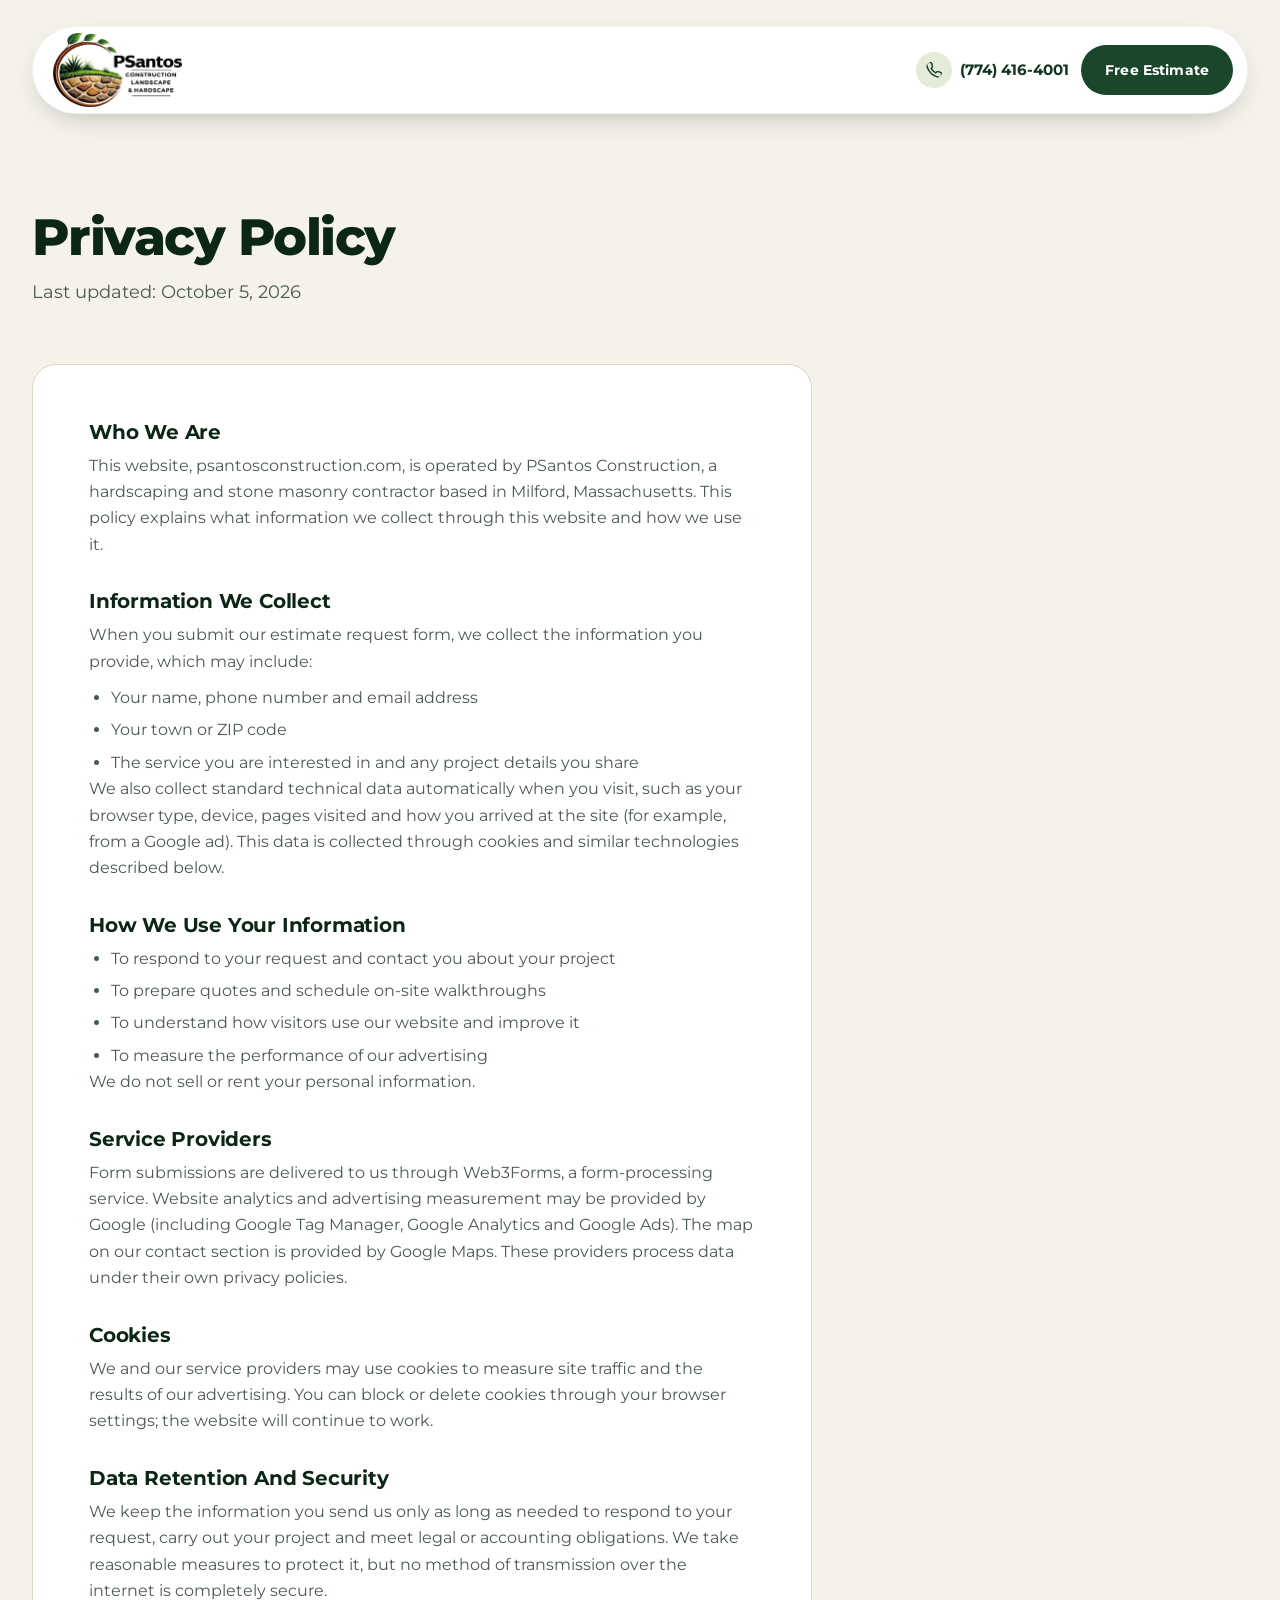
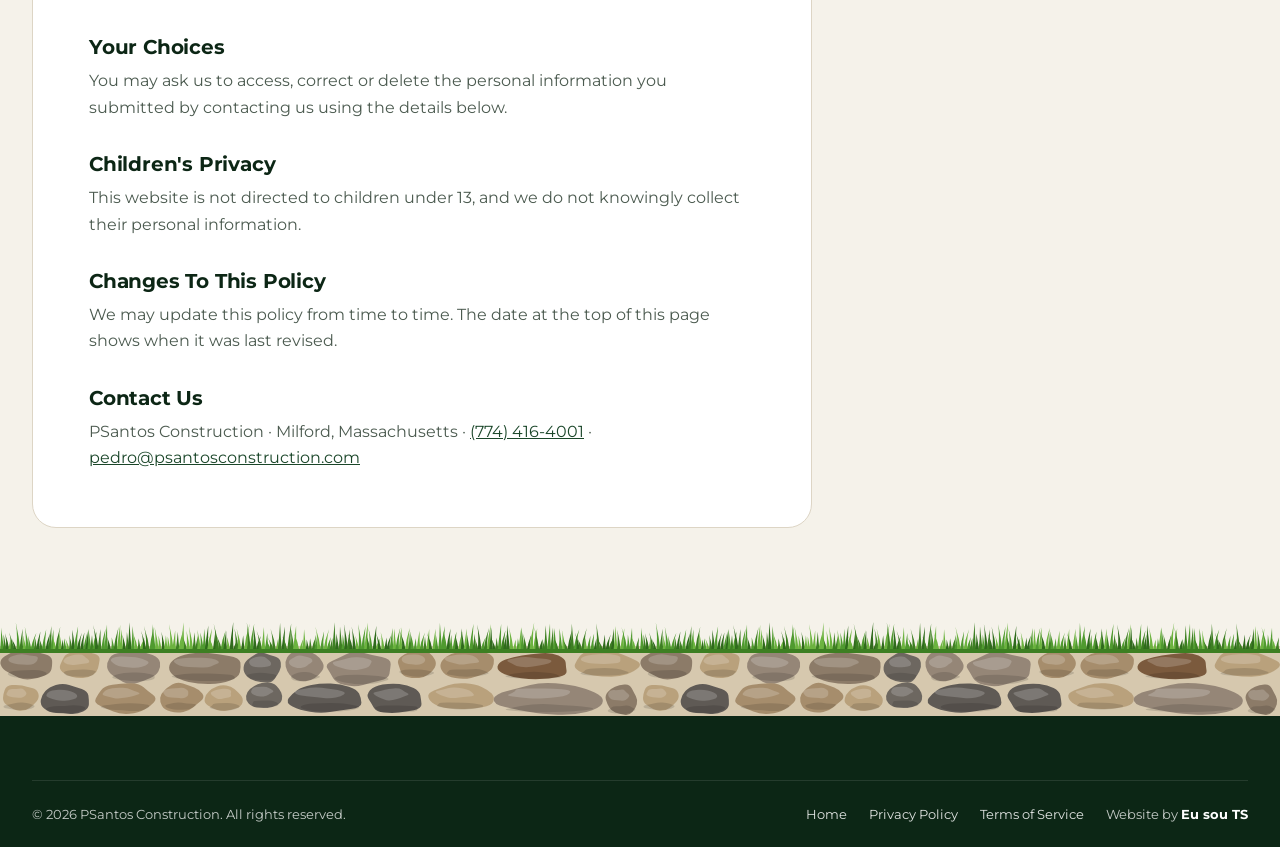
<file: privacy-policy.html>
<!doctype html>
<html lang="en">
<head>
  <!-- Google Tag Manager -->
  <script>(function(w,d,s,l,i){w[l]=w[l]||[];w[l].push({'gtm.start':
  new Date().getTime(),event:'gtm.js'});var f=d.getElementsByTagName(s)[0],
  j=d.createElement(s),dl=l!='dataLayer'?'&l='+l:'';j.async=true;j.src=
  'https://www.googletagmanager.com/gtm.js?id='+i+dl;f.parentNode.insertBefore(j,f);
  })(window,document,'script','dataLayer','GTM-WBP9JSHR');</script>
  <!-- End Google Tag Manager -->
  <meta charset="utf-8">
  <meta name="viewport" content="width=device-width, initial-scale=1">
  <title>Privacy Policy | PSantos Construction Milford, MA</title>
  <meta name="description" content="How PSantos Construction, a hardscape contractor in Milford, MA, collects and uses information from website visitors and estimate requests.">
  <meta name="robots" content="index, follow">
  <meta name="keywords" content="PSantos Construction privacy policy">
  <link rel="canonical" href="https://psantosconstruction.com/privacy-policy">
  <meta property="og:type" content="website">
  <meta property="og:site_name" content="PSantos Construction">
  <meta property="og:locale" content="en_US">
  <meta property="og:title" content="Privacy Policy | PSantos Construction Milford, MA">
  <meta property="og:description" content="How PSantos Construction, a hardscape contractor in Milford, MA, collects and uses information from website visitors and estimate requests.">
  <meta property="og:url" content="https://psantosconstruction.com/privacy-policy">
  <meta property="og:image" content="https://psantosconstruction.com/assets/img/brand/og-psantos-construction.jpg">
  <meta name="twitter:card" content="summary_large_image">
  <meta name="geo.region" content="US-MA">
  <meta name="geo.placename" content="Milford, Massachusetts">
  <meta name="theme-color" content="#11351e">
  <link rel="icon" href="favicon.ico" sizes="any">
  <link rel="icon" type="image/png" href="favicon.png">
  <link rel="apple-touch-icon" href="apple-touch-icon.png">
  <link rel="preconnect" href="https://fonts.googleapis.com">
  <link rel="preconnect" href="https://fonts.gstatic.com" crossorigin>
  <link rel="stylesheet" href="https://fonts.googleapis.com/css2?family=Montserrat:wght@400;500;600;700;800&display=swap">
  <link rel="stylesheet" href="assets/css/style.css?v=36">
  <script type="application/ld+json">
  {"@context":"https://schema.org","@graph":[{"@type":"WebPage","@id":"https://psantosconstruction.com/privacy-policy#webpage","url":"https://psantosconstruction.com/privacy-policy","name":"Privacy Policy | PSantos Construction Milford, MA","description":"How PSantos Construction, a hardscape contractor in Milford, MA, collects and uses information from website visitors and estimate requests.","isPartOf":{"@id":"https://psantosconstruction.com/#website"},"about":{"@id":"https://psantosconstruction.com/#business"},"inLanguage":"en-US"},{"@type":"BreadcrumbList","itemListElement":[{"@type":"ListItem","position":1,"name":"Home","item":"https://psantosconstruction.com/"},{"@type":"ListItem","position":2,"name":"Privacy Policy","item":"https://psantosconstruction.com/privacy-policy"}]}]}
  </script>
  <link rel="manifest" href="/site.webmanifest">
</head>
<body>
  <svg xmlns="http://www.w3.org/2000/svg" width="0" height="0" style="position:absolute" aria-hidden="true" focusable="false">
    <symbol id="i-arrow" viewBox="0 0 24 24"><path d="M5 12h14M13 6l6 6-6 6"/></symbol>
    <symbol id="i-phone" viewBox="0 0 24 24"><path d="M22 16.92v3a2 2 0 0 1-2.18 2 19.79 19.79 0 0 1-8.63-3.07 19.5 19.5 0 0 1-6-6 19.79 19.79 0 0 1-3.07-8.67A2 2 0 0 1 4.11 2h3a2 2 0 0 1 2 1.72c.13.96.36 1.9.7 2.81a2 2 0 0 1-.45 2.11L8.09 9.91a16 16 0 0 0 6 6l1.27-1.27a2 2 0 0 1 2.11-.45c.91.34 1.85.57 2.81.7A2 2 0 0 1 22 16.92z"/></symbol>
    <symbol id="i-check" viewBox="0 0 24 24"><path d="M20 6 9 17l-5-5"/></symbol>
    <symbol id="i-shield" viewBox="0 0 24 24"><path d="M12 22s8-4 8-10V5l-8-3-8 3v7c0 6 8 10 8 10z"/><path d="m9 12 2 2 4-4"/></symbol>
    <symbol id="i-mail" viewBox="0 0 24 24"><rect x="2" y="4" width="20" height="16" rx="2"/><path d="m22 7-10 5L2 7"/></symbol>
    <symbol id="i-pin" viewBox="0 0 24 24"><path d="M20 10c0 6-8 12-8 12s-8-6-8-12a8 8 0 0 1 16 0z"/><circle cx="12" cy="10" r="3"/></symbol>
    <symbol id="i-clock" viewBox="0 0 24 24"><circle cx="12" cy="12" r="10"/><path d="M12 6v6l4 2"/></symbol>
    <symbol id="i-menu" viewBox="0 0 24 24"><path d="M4 7h16M4 12h16M4 17h16"/></symbol>
    <symbol id="i-x" viewBox="0 0 24 24"><path d="M18 6 6 18M6 6l12 12"/></symbol>
    <symbol id="i-plus" viewBox="0 0 24 24"><path d="M12 5v14M5 12h14"/></symbol>
    <symbol id="i-play" viewBox="0 0 24 24"><path d="M7 4v16l13-8z"/></symbol>
    <symbol id="i-left" viewBox="0 0 24 24"><path d="m15 18-6-6 6-6"/></symbol>
    <symbol id="i-right" viewBox="0 0 24 24"><path d="m9 18 6-6-6-6"/></symbol>
    <symbol id="i-doc" viewBox="0 0 24 24"><path d="M14 2H6a2 2 0 0 0-2 2v16a2 2 0 0 0 2 2h12a2 2 0 0 0 2-2V8z"/><path d="M14 2v6h6M16 13H8M16 17H8M10 9H8"/></symbol>
    <symbol id="i-hardhat" viewBox="0 0 24 24"><path d="M2 18a1 1 0 0 0 1 1h18a1 1 0 0 0 1-1v-2a1 1 0 0 0-1-1H3a1 1 0 0 0-1 1z"/><path d="M10 10V5a1 1 0 0 1 1-1h2a1 1 0 0 1 1 1v5M4 15v-3a6 6 0 0 1 6-6M14 6a6 6 0 0 1 6 6v3"/></symbol>
    <symbol id="i-map" viewBox="0 0 24 24"><path d="M14.1 5.55a2 2 0 0 0 1.79 0l3.66-1.83A1 1 0 0 1 21 4.62v12.76a1 1 0 0 1-.55.9l-4.56 2.27a2 2 0 0 1-1.79 0l-4.2-2.1a2 2 0 0 0-1.8 0l-3.65 1.83A1 1 0 0 1 3 19.38V6.62a1 1 0 0 1 .55-.9l4.56-2.27a2 2 0 0 1 1.79 0z"/><path d="M15 5.76v15M9 3.24v15"/></symbol>
    <symbol id="i-grill" viewBox="0 0 24 24"><path d="M3 10h18a9 8 0 0 1-18 0z"/><path d="M8 17.5 6 22M16 17.5l2 4.5M12 18v4M9 2c0 1.5 1.4 1.5 1.4 3S9 6.5 9 8M14.5 2c0 1.5 1.4 1.5 1.4 3s-1.4 1.5-1.4 3"/></symbol>
    <symbol id="i-fireplace" viewBox="0 0 24 24"><path d="M2 21h20M4 21V8l8-5 8 5v13"/><path d="M7.5 21v-5a4.5 4.5 0 0 1 9 0v5"/><path d="M12 20c-1.1 0-2-.8-2-2 0-1.6 2-3.2 2-3.2s2 1.6 2 3.2c0 1.2-.9 2-2 2z"/></symbol>
    <symbol id="i-flame" viewBox="0 0 24 24"><path d="M8.5 14.5A2.5 2.5 0 0 0 11 12c0-1.38-.5-2-1-3-1.07-2.14-.22-4.05 2-6 .5 2.5 2 4.9 4 6.5 2 1.6 3 3.5 3 5.5a7 7 0 1 1-14 0c0-1.15.43-2.29 1-3a2.5 2.5 0 0 0 2.5 2.5z"/></symbol>
    <symbol id="i-snow" viewBox="0 0 24 24"><path d="M2 12h20M12 2v20M20 16l-4-4 4-4M4 8l4 4-4 4M16 4l-4 4-4-4M8 20l4-4 4 4"/></symbol>
    <symbol id="i-leaf" viewBox="0 0 24 24"><path d="M21 3C11 3 5 8.5 5 15.5c0 1.6.4 3 1 4.3 2-5.4 5.7-9 10-11.3-3.6 2.8-6.6 6.6-8.3 11.7 1 .5 2.2.8 3.6.8C18.5 21 21 13.5 21 3z"/></symbol>
    <symbol id="deco-leaf" viewBox="0 -14 48 28"><path d="M0 0C12-14 32-16 48 0z" fill="#6cb33f"/><path d="M0 0c14 12 34 12 48 0z" fill="#3f8a24"/><path d="M3 0h41" fill="none" stroke="#2d6b18" stroke-width="1.2"/></symbol>
    <symbol id="deco-branch" viewBox="0 0 236 150"><path d="M6 140C50 102 110 58 214 36" fill="none" stroke="#7a4520" stroke-width="5" stroke-linecap="round"/><path d="M14 132C56 98 112 60 206 40" fill="none" stroke="#c48b4f" stroke-width="1.2" stroke-linecap="round" opacity=".7"/><use href="#deco-leaf" x="0" y="-14" width="48" height="28" transform="translate(51 105) rotate(-78) scale(1.15)"/><use href="#deco-leaf" x="0" y="-14" width="48" height="28" transform="translate(98 77) rotate(-64) scale(1.2)"/><use href="#deco-leaf" x="0" y="-14" width="48" height="28" transform="translate(157 52) rotate(-50) scale(1.2)"/><use href="#deco-leaf" x="0" y="-14" width="48" height="28" transform="translate(210 38) rotate(-40) scale(1.15)"/></symbol>
    <symbol id="i-spark" viewBox="0 0 24 24"><path d="M12 2l2.2 7.8L22 12l-7.8 2.2L12 22l-2.2-7.8L2 12l7.8-2.2z"/></symbol>
  </svg>
  <!-- Google Tag Manager (noscript) -->
  <noscript><iframe src="https://www.googletagmanager.com/ns.html?id=GTM-WBP9JSHR"
  height="0" width="0" style="display:none;visibility:hidden"></iframe></noscript>
  <!-- End Google Tag Manager (noscript) -->
  <a class="skip-link" href="#main">Skip to content</a>
  <header class="site-header">
    <div class="container"><div class="header-inner">
      <a class="brand" href="/" aria-label="PSantos Construction — home">
        <img src="assets/img/brand/psantos-logo.webp" width="520" height="299" alt="PSantos Construction — Landscape &amp; Hardscape">
      </a>
      <div class="header-actions">
        <a class="header-phone" href="tel:+17744164001" aria-label="Call PSantos Construction at (774) 416-4001">
          <svg class="icon" aria-hidden="true"><use href="#i-phone"/></svg><span>(774) 416-4001</span>
        </a>
        <a class="btn btn--primary btn--sm" href="/#estimate">Free Estimate</a>
      </div>
    </div></div>
  </header>
  <main id="main">
    <section class="page-hero">
      <div class="container">
        <h1 class="h1"><strong>Privacy Policy</strong></h1>
        <p class="lead" style="margin-top:14px">Last updated: October 5, 2026</p>
      </div>
    </section>
    <section class="legal">
      <div class="container">
        <div class="legal-body">
          <h2>Who we are</h2>
          <p>This website, psantosconstruction.com, is operated by PSantos Construction, a hardscaping and stone masonry contractor based in Milford, Massachusetts. This policy explains what information we collect through this website and how we use it.</p>
          <h2>Information we collect</h2>
          <p>When you submit our estimate request form, we collect the information you provide, which may include:</p>
          <ul><li>Your name, phone number and email address</li><li>Your town or ZIP code</li><li>The service you are interested in and any project details you share</li></ul>
          <p>We also collect standard technical data automatically when you visit, such as your browser type, device, pages visited and how you arrived at the site (for example, from a Google ad). This data is collected through cookies and similar technologies described below.</p>
          <h2>How we use your information</h2>
          <ul><li>To respond to your request and contact you about your project</li><li>To prepare quotes and schedule on-site walkthroughs</li><li>To understand how visitors use our website and improve it</li><li>To measure the performance of our advertising</li></ul>
          <p>We do not sell or rent your personal information.</p>
          <h2>Service providers</h2>
          <p>Form submissions are delivered to us through Web3Forms, a form-processing service. Website analytics and advertising measurement may be provided by Google (including Google Tag Manager, Google Analytics and Google Ads). The map on our contact section is provided by Google Maps. These providers process data under their own privacy policies.</p>
          <h2>Cookies</h2>
          <p>We and our service providers may use cookies to measure site traffic and the results of our advertising. You can block or delete cookies through your browser settings; the website will continue to work.</p>
          <h2>Data retention and security</h2>
          <p>We keep the information you send us only as long as needed to respond to your request, carry out your project and meet legal or accounting obligations. We take reasonable measures to protect it, but no method of transmission over the internet is completely secure.</p>
          <h2>Your choices</h2>
          <p>You may ask us to access, correct or delete the personal information you submitted by contacting us using the details below.</p>
          <h2>Children's privacy</h2>
          <p>This website is not directed to children under 13, and we do not knowingly collect their personal information.</p>
          <h2>Changes to this policy</h2>
          <p>We may update this policy from time to time. The date at the top of this page shows when it was last revised.</p>
          <h2>Contact us</h2>
          <p>PSantos Construction · Milford, Massachusetts · <a href="tel:+17744164001">(774) 416-4001</a> · <a href="mailto:pedro@psantosconstruction.com">pedro@psantosconstruction.com</a></p>
        </div>
      </div>
    </section>
  </main>
  <div class="stone-band" aria-hidden="true"></div>
  <footer class="site-footer">
    <div class="container">
      <div class="footer-bottom">
        <p>© <span data-year>2026</span> PSantos Construction. All rights reserved.</p>
        <nav aria-label="Legal">
          <a href="/">Home</a>
          <a href="/privacy-policy">Privacy Policy</a>
          <a href="/terms">Terms of Service</a>
          <span class="credit">Website by <a href="https://eusouts.com/" target="_blank" rel="noopener">Eu sou TS</a></span>
        </nav>
      </div>
    </div>
  </footer>
  <script src="assets/js/main.js?v=2" defer></script>
</body>
</html>
</file>
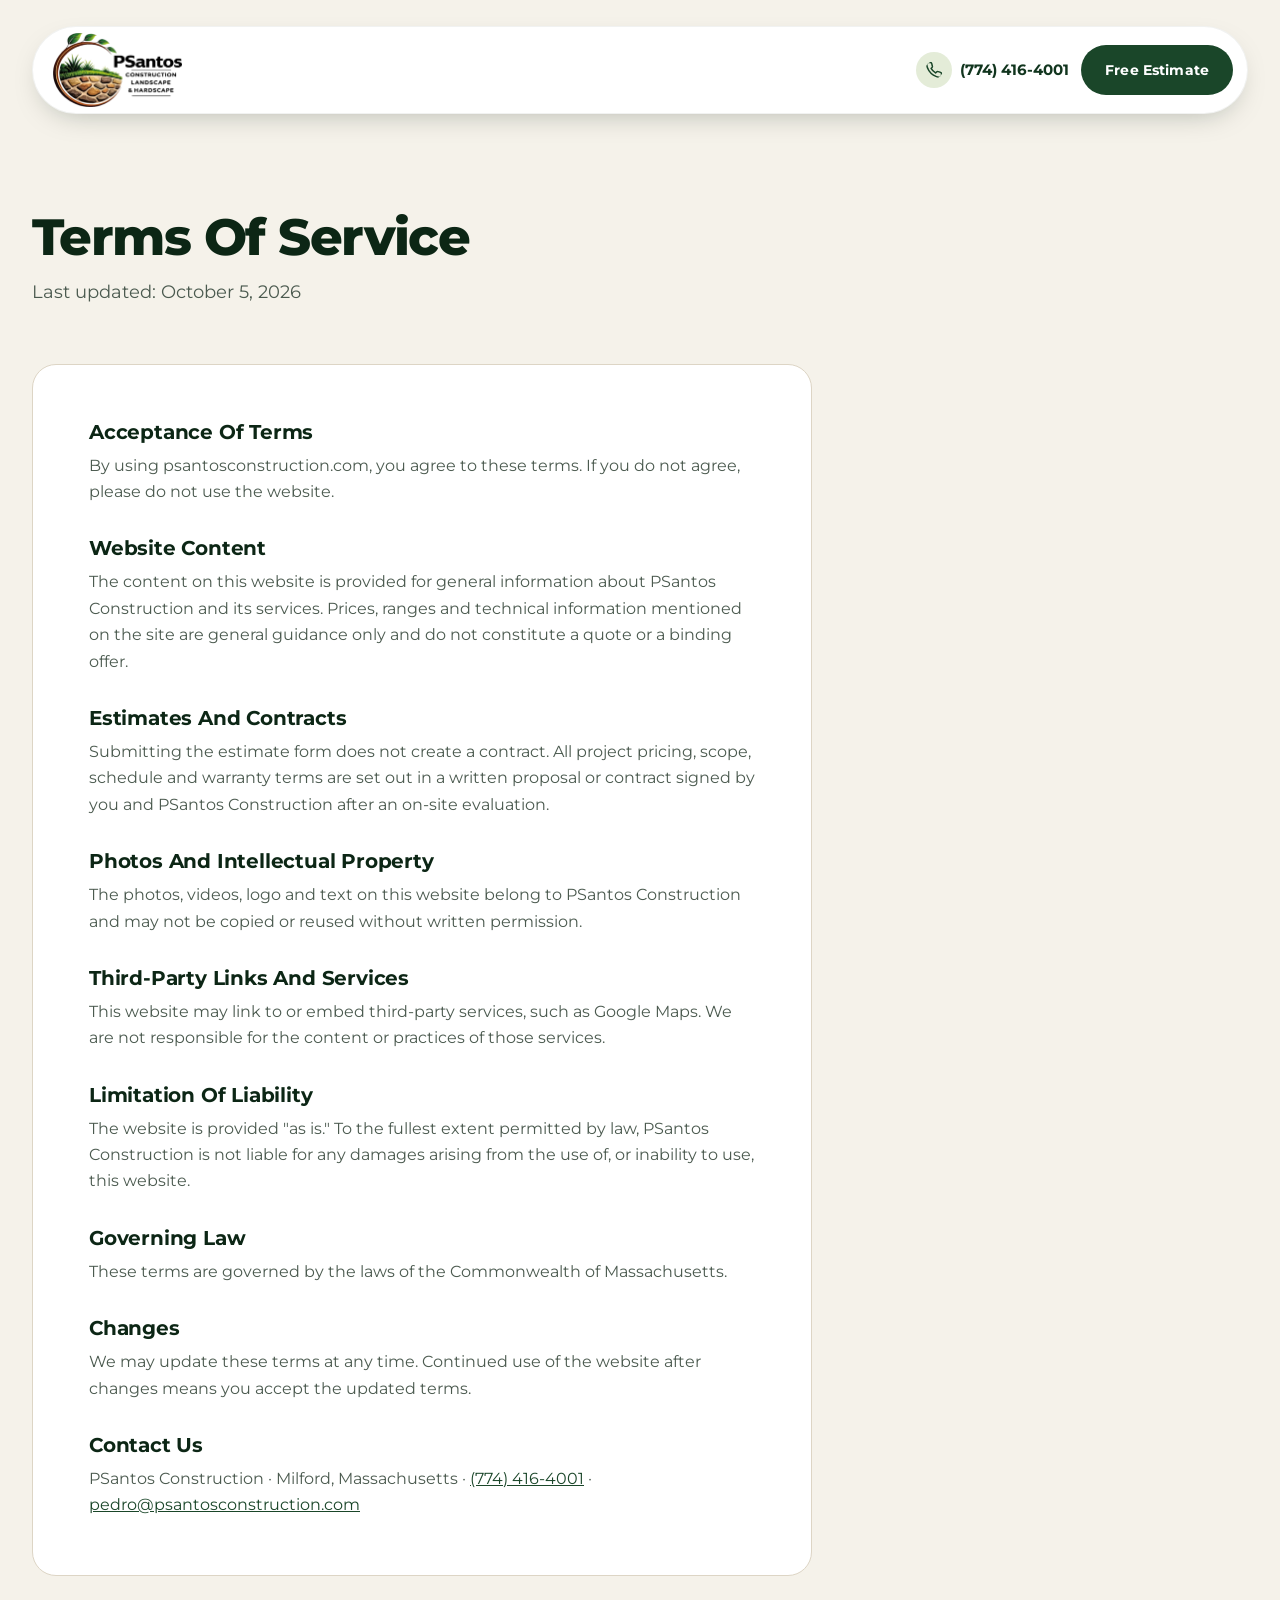
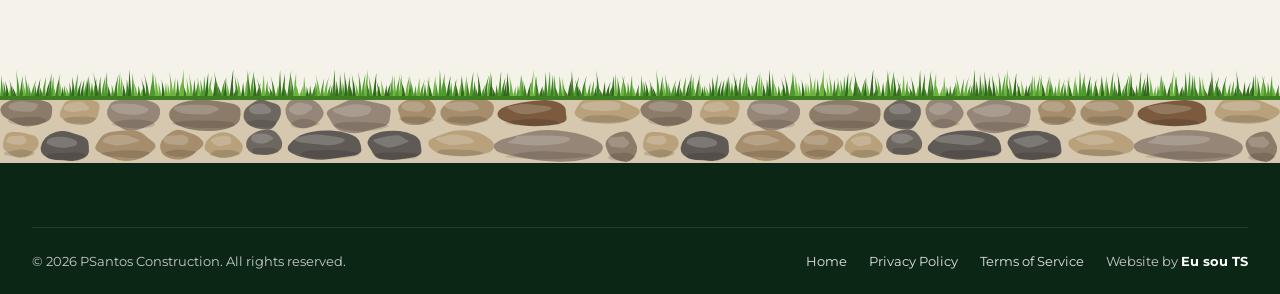
<file: terms.html>
<!doctype html>
<html lang="en">
<head>
  <!-- Google Tag Manager -->
  <script>(function(w,d,s,l,i){w[l]=w[l]||[];w[l].push({'gtm.start':
  new Date().getTime(),event:'gtm.js'});var f=d.getElementsByTagName(s)[0],
  j=d.createElement(s),dl=l!='dataLayer'?'&l='+l:'';j.async=true;j.src=
  'https://www.googletagmanager.com/gtm.js?id='+i+dl;f.parentNode.insertBefore(j,f);
  })(window,document,'script','dataLayer','GTM-WBP9JSHR');</script>
  <!-- End Google Tag Manager -->
  <meta charset="utf-8">
  <meta name="viewport" content="width=device-width, initial-scale=1">
  <title>Terms of Service | PSantos Construction Milford, MA</title>
  <meta name="description" content="Terms for using psantosconstruction.com, the website of PSantos Construction, a retaining wall and hardscape contractor in Milford, MA.">
  <meta name="robots" content="index, follow">
  <meta name="keywords" content="PSantos Construction terms of service">
  <link rel="canonical" href="https://psantosconstruction.com/terms">
  <meta property="og:type" content="website">
  <meta property="og:site_name" content="PSantos Construction">
  <meta property="og:locale" content="en_US">
  <meta property="og:title" content="Terms of Service | PSantos Construction Milford, MA">
  <meta property="og:description" content="Terms for using psantosconstruction.com, the website of PSantos Construction, a retaining wall and hardscape contractor in Milford, MA.">
  <meta property="og:url" content="https://psantosconstruction.com/terms">
  <meta property="og:image" content="https://psantosconstruction.com/assets/img/brand/og-psantos-construction.jpg">
  <meta name="twitter:card" content="summary_large_image">
  <meta name="geo.region" content="US-MA">
  <meta name="geo.placename" content="Milford, Massachusetts">
  <meta name="theme-color" content="#11351e">
  <link rel="icon" href="favicon.ico" sizes="any">
  <link rel="icon" type="image/png" href="favicon.png">
  <link rel="apple-touch-icon" href="apple-touch-icon.png">
  <link rel="preconnect" href="https://fonts.googleapis.com">
  <link rel="preconnect" href="https://fonts.gstatic.com" crossorigin>
  <link rel="stylesheet" href="https://fonts.googleapis.com/css2?family=Montserrat:wght@400;500;600;700;800&display=swap">
  <link rel="stylesheet" href="assets/css/style.css?v=36">
  <script type="application/ld+json">
  {"@context":"https://schema.org","@graph":[{"@type":"WebPage","@id":"https://psantosconstruction.com/terms#webpage","url":"https://psantosconstruction.com/terms","name":"Terms of Service | PSantos Construction Milford, MA","description":"Terms for using psantosconstruction.com, the website of PSantos Construction, a retaining wall and hardscape contractor in Milford, MA.","isPartOf":{"@id":"https://psantosconstruction.com/#website"},"about":{"@id":"https://psantosconstruction.com/#business"},"inLanguage":"en-US"},{"@type":"BreadcrumbList","itemListElement":[{"@type":"ListItem","position":1,"name":"Home","item":"https://psantosconstruction.com/"},{"@type":"ListItem","position":2,"name":"Terms of Service","item":"https://psantosconstruction.com/terms"}]}]}
  </script>
  <link rel="manifest" href="/site.webmanifest">
</head>
<body>
  <svg xmlns="http://www.w3.org/2000/svg" width="0" height="0" style="position:absolute" aria-hidden="true" focusable="false">
    <symbol id="i-arrow" viewBox="0 0 24 24"><path d="M5 12h14M13 6l6 6-6 6"/></symbol>
    <symbol id="i-phone" viewBox="0 0 24 24"><path d="M22 16.92v3a2 2 0 0 1-2.18 2 19.79 19.79 0 0 1-8.63-3.07 19.5 19.5 0 0 1-6-6 19.79 19.79 0 0 1-3.07-8.67A2 2 0 0 1 4.11 2h3a2 2 0 0 1 2 1.72c.13.96.36 1.9.7 2.81a2 2 0 0 1-.45 2.11L8.09 9.91a16 16 0 0 0 6 6l1.27-1.27a2 2 0 0 1 2.11-.45c.91.34 1.85.57 2.81.7A2 2 0 0 1 22 16.92z"/></symbol>
    <symbol id="i-check" viewBox="0 0 24 24"><path d="M20 6 9 17l-5-5"/></symbol>
    <symbol id="i-shield" viewBox="0 0 24 24"><path d="M12 22s8-4 8-10V5l-8-3-8 3v7c0 6 8 10 8 10z"/><path d="m9 12 2 2 4-4"/></symbol>
    <symbol id="i-mail" viewBox="0 0 24 24"><rect x="2" y="4" width="20" height="16" rx="2"/><path d="m22 7-10 5L2 7"/></symbol>
    <symbol id="i-pin" viewBox="0 0 24 24"><path d="M20 10c0 6-8 12-8 12s-8-6-8-12a8 8 0 0 1 16 0z"/><circle cx="12" cy="10" r="3"/></symbol>
    <symbol id="i-clock" viewBox="0 0 24 24"><circle cx="12" cy="12" r="10"/><path d="M12 6v6l4 2"/></symbol>
    <symbol id="i-menu" viewBox="0 0 24 24"><path d="M4 7h16M4 12h16M4 17h16"/></symbol>
    <symbol id="i-x" viewBox="0 0 24 24"><path d="M18 6 6 18M6 6l12 12"/></symbol>
    <symbol id="i-plus" viewBox="0 0 24 24"><path d="M12 5v14M5 12h14"/></symbol>
    <symbol id="i-play" viewBox="0 0 24 24"><path d="M7 4v16l13-8z"/></symbol>
    <symbol id="i-left" viewBox="0 0 24 24"><path d="m15 18-6-6 6-6"/></symbol>
    <symbol id="i-right" viewBox="0 0 24 24"><path d="m9 18 6-6-6-6"/></symbol>
    <symbol id="i-doc" viewBox="0 0 24 24"><path d="M14 2H6a2 2 0 0 0-2 2v16a2 2 0 0 0 2 2h12a2 2 0 0 0 2-2V8z"/><path d="M14 2v6h6M16 13H8M16 17H8M10 9H8"/></symbol>
    <symbol id="i-hardhat" viewBox="0 0 24 24"><path d="M2 18a1 1 0 0 0 1 1h18a1 1 0 0 0 1-1v-2a1 1 0 0 0-1-1H3a1 1 0 0 0-1 1z"/><path d="M10 10V5a1 1 0 0 1 1-1h2a1 1 0 0 1 1 1v5M4 15v-3a6 6 0 0 1 6-6M14 6a6 6 0 0 1 6 6v3"/></symbol>
    <symbol id="i-map" viewBox="0 0 24 24"><path d="M14.1 5.55a2 2 0 0 0 1.79 0l3.66-1.83A1 1 0 0 1 21 4.62v12.76a1 1 0 0 1-.55.9l-4.56 2.27a2 2 0 0 1-1.79 0l-4.2-2.1a2 2 0 0 0-1.8 0l-3.65 1.83A1 1 0 0 1 3 19.38V6.62a1 1 0 0 1 .55-.9l4.56-2.27a2 2 0 0 1 1.79 0z"/><path d="M15 5.76v15M9 3.24v15"/></symbol>
    <symbol id="i-grill" viewBox="0 0 24 24"><path d="M3 10h18a9 8 0 0 1-18 0z"/><path d="M8 17.5 6 22M16 17.5l2 4.5M12 18v4M9 2c0 1.5 1.4 1.5 1.4 3S9 6.5 9 8M14.5 2c0 1.5 1.4 1.5 1.4 3s-1.4 1.5-1.4 3"/></symbol>
    <symbol id="i-fireplace" viewBox="0 0 24 24"><path d="M2 21h20M4 21V8l8-5 8 5v13"/><path d="M7.5 21v-5a4.5 4.5 0 0 1 9 0v5"/><path d="M12 20c-1.1 0-2-.8-2-2 0-1.6 2-3.2 2-3.2s2 1.6 2 3.2c0 1.2-.9 2-2 2z"/></symbol>
    <symbol id="i-flame" viewBox="0 0 24 24"><path d="M8.5 14.5A2.5 2.5 0 0 0 11 12c0-1.38-.5-2-1-3-1.07-2.14-.22-4.05 2-6 .5 2.5 2 4.9 4 6.5 2 1.6 3 3.5 3 5.5a7 7 0 1 1-14 0c0-1.15.43-2.29 1-3a2.5 2.5 0 0 0 2.5 2.5z"/></symbol>
    <symbol id="i-snow" viewBox="0 0 24 24"><path d="M2 12h20M12 2v20M20 16l-4-4 4-4M4 8l4 4-4 4M16 4l-4 4-4-4M8 20l4-4 4 4"/></symbol>
    <symbol id="i-leaf" viewBox="0 0 24 24"><path d="M21 3C11 3 5 8.5 5 15.5c0 1.6.4 3 1 4.3 2-5.4 5.7-9 10-11.3-3.6 2.8-6.6 6.6-8.3 11.7 1 .5 2.2.8 3.6.8C18.5 21 21 13.5 21 3z"/></symbol>
    <symbol id="deco-leaf" viewBox="0 -14 48 28"><path d="M0 0C12-14 32-16 48 0z" fill="#6cb33f"/><path d="M0 0c14 12 34 12 48 0z" fill="#3f8a24"/><path d="M3 0h41" fill="none" stroke="#2d6b18" stroke-width="1.2"/></symbol>
    <symbol id="deco-branch" viewBox="0 0 236 150"><path d="M6 140C50 102 110 58 214 36" fill="none" stroke="#7a4520" stroke-width="5" stroke-linecap="round"/><path d="M14 132C56 98 112 60 206 40" fill="none" stroke="#c48b4f" stroke-width="1.2" stroke-linecap="round" opacity=".7"/><use href="#deco-leaf" x="0" y="-14" width="48" height="28" transform="translate(51 105) rotate(-78) scale(1.15)"/><use href="#deco-leaf" x="0" y="-14" width="48" height="28" transform="translate(98 77) rotate(-64) scale(1.2)"/><use href="#deco-leaf" x="0" y="-14" width="48" height="28" transform="translate(157 52) rotate(-50) scale(1.2)"/><use href="#deco-leaf" x="0" y="-14" width="48" height="28" transform="translate(210 38) rotate(-40) scale(1.15)"/></symbol>
    <symbol id="i-spark" viewBox="0 0 24 24"><path d="M12 2l2.2 7.8L22 12l-7.8 2.2L12 22l-2.2-7.8L2 12l7.8-2.2z"/></symbol>
  </svg>
  <!-- Google Tag Manager (noscript) -->
  <noscript><iframe src="https://www.googletagmanager.com/ns.html?id=GTM-WBP9JSHR"
  height="0" width="0" style="display:none;visibility:hidden"></iframe></noscript>
  <!-- End Google Tag Manager (noscript) -->
  <a class="skip-link" href="#main">Skip to content</a>
  <header class="site-header">
    <div class="container"><div class="header-inner">
      <a class="brand" href="/" aria-label="PSantos Construction — home">
        <img src="assets/img/brand/psantos-logo.webp" width="520" height="299" alt="PSantos Construction — Landscape &amp; Hardscape">
      </a>
      <div class="header-actions">
        <a class="header-phone" href="tel:+17744164001" aria-label="Call PSantos Construction at (774) 416-4001">
          <svg class="icon" aria-hidden="true"><use href="#i-phone"/></svg><span>(774) 416-4001</span>
        </a>
        <a class="btn btn--primary btn--sm" href="/#estimate">Free Estimate</a>
      </div>
    </div></div>
  </header>
  <main id="main">
    <section class="page-hero">
      <div class="container">
        <h1 class="h1"><strong>Terms of Service</strong></h1>
        <p class="lead" style="margin-top:14px">Last updated: October 5, 2026</p>
      </div>
    </section>
    <section class="legal">
      <div class="container">
        <div class="legal-body">
          <h2>Acceptance of terms</h2>
          <p>By using psantosconstruction.com, you agree to these terms. If you do not agree, please do not use the website.</p>
          <h2>Website content</h2>
          <p>The content on this website is provided for general information about PSantos Construction and its services. Prices, ranges and technical information mentioned on the site are general guidance only and do not constitute a quote or a binding offer.</p>
          <h2>Estimates and contracts</h2>
          <p>Submitting the estimate form does not create a contract. All project pricing, scope, schedule and warranty terms are set out in a written proposal or contract signed by you and PSantos Construction after an on-site evaluation.</p>
          <h2>Photos and intellectual property</h2>
          <p>The photos, videos, logo and text on this website belong to PSantos Construction and may not be copied or reused without written permission.</p>
          <h2>Third-party links and services</h2>
          <p>This website may link to or embed third-party services, such as Google Maps. We are not responsible for the content or practices of those services.</p>
          <h2>Limitation of liability</h2>
          <p>The website is provided "as is." To the fullest extent permitted by law, PSantos Construction is not liable for any damages arising from the use of, or inability to use, this website.</p>
          <h2>Governing law</h2>
          <p>These terms are governed by the laws of the Commonwealth of Massachusetts.</p>
          <h2>Changes</h2>
          <p>We may update these terms at any time. Continued use of the website after changes means you accept the updated terms.</p>
          <h2>Contact us</h2>
          <p>PSantos Construction · Milford, Massachusetts · <a href="tel:+17744164001">(774) 416-4001</a> · <a href="mailto:pedro@psantosconstruction.com">pedro@psantosconstruction.com</a></p>
        </div>
      </div>
    </section>
  </main>
  <div class="stone-band" aria-hidden="true"></div>
  <footer class="site-footer">
    <div class="container">
      <div class="footer-bottom">
        <p>© <span data-year>2026</span> PSantos Construction. All rights reserved.</p>
        <nav aria-label="Legal">
          <a href="/">Home</a>
          <a href="/privacy-policy">Privacy Policy</a>
          <a href="/terms">Terms of Service</a>
          <span class="credit">Website by <a href="https://eusouts.com/" target="_blank" rel="noopener">Eu sou TS</a></span>
        </nav>
      </div>
    </div>
  </footer>
  <script src="assets/js/main.js?v=2" defer></script>
</body>
</html>
</file>
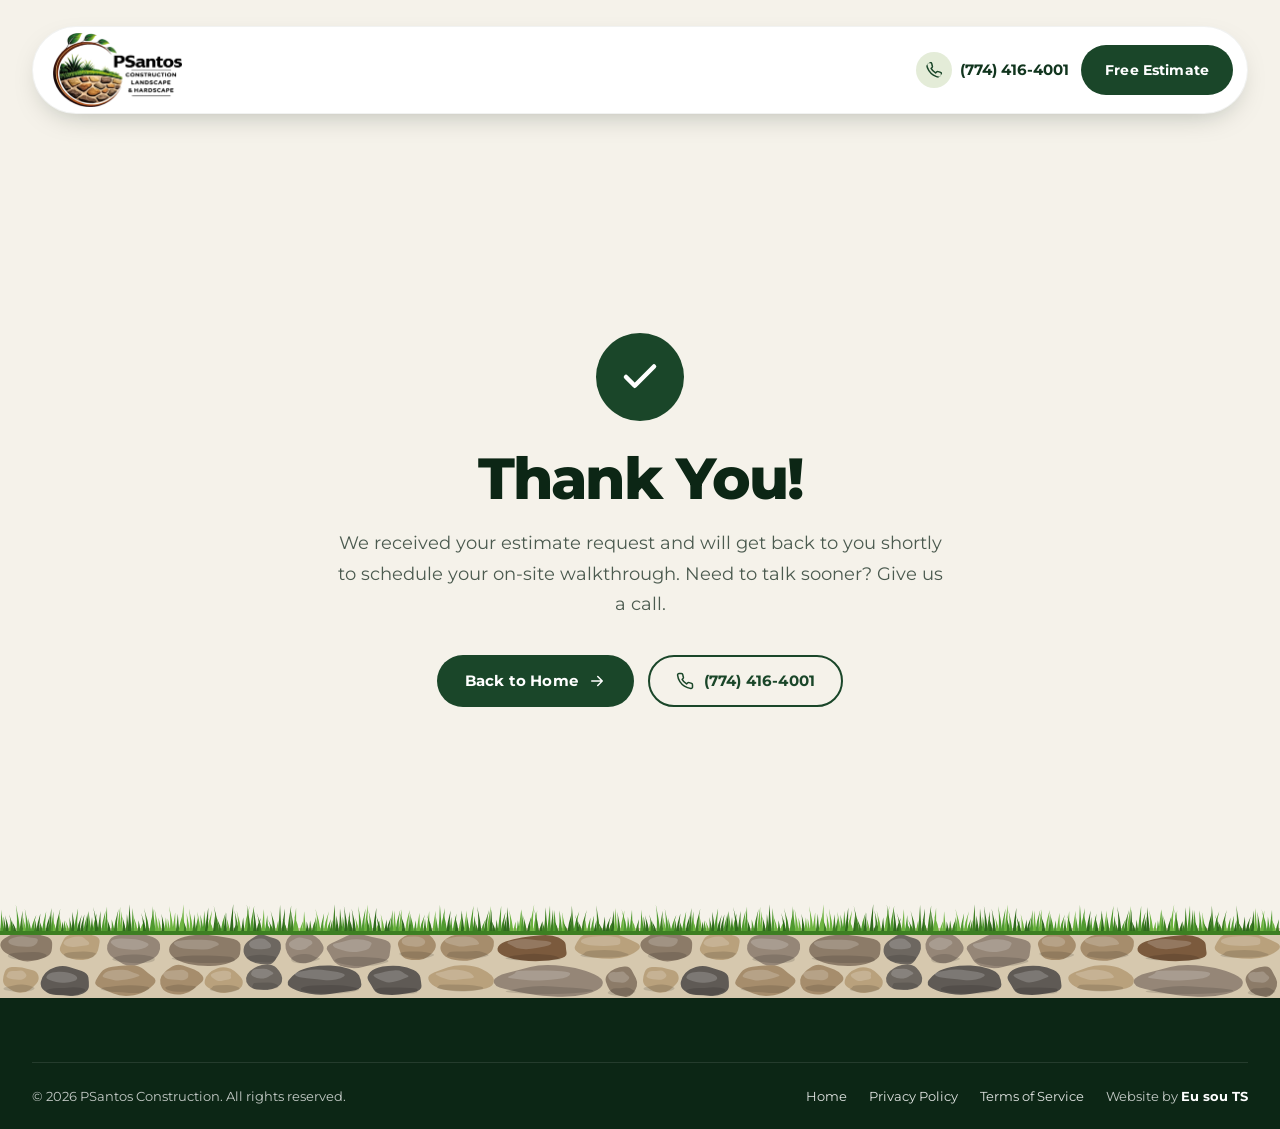
<file: thanks.html>
<!doctype html>
<html lang="en">
<head>
  <!-- Google Tag Manager -->
  <script>(function(w,d,s,l,i){w[l]=w[l]||[];w[l].push({'gtm.start':
  new Date().getTime(),event:'gtm.js'});var f=d.getElementsByTagName(s)[0],
  j=d.createElement(s),dl=l!='dataLayer'?'&l='+l:'';j.async=true;j.src=
  'https://www.googletagmanager.com/gtm.js?id='+i+dl;f.parentNode.insertBefore(j,f);
  })(window,document,'script','dataLayer','GTM-WBP9JSHR');</script>
  <!-- End Google Tag Manager -->
  <meta charset="utf-8">
  <meta name="viewport" content="width=device-width, initial-scale=1">
  <title>Thank You | PSantos Construction Milford, MA</title>
  <meta name="description" content="Thanks for contacting PSantos Construction. We received your estimate request and will call you to schedule your on-site walkthrough in MetroWest, MA.">
  <meta name="robots" content="noindex, nofollow">
  <meta name="keywords" content="PSantos Construction thank you, Milford MA hardscape contractor">
  <meta name="geo.region" content="US-MA">
  <meta name="geo.placename" content="Milford, Massachusetts">
  <meta name="theme-color" content="#11351e">
  <link rel="icon" href="favicon.ico" sizes="any">
  <link rel="icon" type="image/png" href="favicon.png">
  <link rel="apple-touch-icon" href="apple-touch-icon.png">
  <link rel="preconnect" href="https://fonts.googleapis.com">
  <link rel="preconnect" href="https://fonts.gstatic.com" crossorigin>
  <link rel="stylesheet" href="https://fonts.googleapis.com/css2?family=Montserrat:wght@400;500;600;700;800&display=swap">
  <link rel="stylesheet" href="assets/css/style.css?v=36">
  <link rel="manifest" href="/site.webmanifest">
</head>
<body>
  <svg xmlns="http://www.w3.org/2000/svg" width="0" height="0" style="position:absolute" aria-hidden="true" focusable="false">
    <symbol id="i-arrow" viewBox="0 0 24 24"><path d="M5 12h14M13 6l6 6-6 6"/></symbol>
    <symbol id="i-phone" viewBox="0 0 24 24"><path d="M22 16.92v3a2 2 0 0 1-2.18 2 19.79 19.79 0 0 1-8.63-3.07 19.5 19.5 0 0 1-6-6 19.79 19.79 0 0 1-3.07-8.67A2 2 0 0 1 4.11 2h3a2 2 0 0 1 2 1.72c.13.96.36 1.9.7 2.81a2 2 0 0 1-.45 2.11L8.09 9.91a16 16 0 0 0 6 6l1.27-1.27a2 2 0 0 1 2.11-.45c.91.34 1.85.57 2.81.7A2 2 0 0 1 22 16.92z"/></symbol>
    <symbol id="i-check" viewBox="0 0 24 24"><path d="M20 6 9 17l-5-5"/></symbol>
    <symbol id="i-shield" viewBox="0 0 24 24"><path d="M12 22s8-4 8-10V5l-8-3-8 3v7c0 6 8 10 8 10z"/><path d="m9 12 2 2 4-4"/></symbol>
    <symbol id="i-mail" viewBox="0 0 24 24"><rect x="2" y="4" width="20" height="16" rx="2"/><path d="m22 7-10 5L2 7"/></symbol>
    <symbol id="i-pin" viewBox="0 0 24 24"><path d="M20 10c0 6-8 12-8 12s-8-6-8-12a8 8 0 0 1 16 0z"/><circle cx="12" cy="10" r="3"/></symbol>
    <symbol id="i-clock" viewBox="0 0 24 24"><circle cx="12" cy="12" r="10"/><path d="M12 6v6l4 2"/></symbol>
    <symbol id="i-menu" viewBox="0 0 24 24"><path d="M4 7h16M4 12h16M4 17h16"/></symbol>
    <symbol id="i-x" viewBox="0 0 24 24"><path d="M18 6 6 18M6 6l12 12"/></symbol>
    <symbol id="i-plus" viewBox="0 0 24 24"><path d="M12 5v14M5 12h14"/></symbol>
    <symbol id="i-play" viewBox="0 0 24 24"><path d="M7 4v16l13-8z"/></symbol>
    <symbol id="i-left" viewBox="0 0 24 24"><path d="m15 18-6-6 6-6"/></symbol>
    <symbol id="i-right" viewBox="0 0 24 24"><path d="m9 18 6-6-6-6"/></symbol>
    <symbol id="i-doc" viewBox="0 0 24 24"><path d="M14 2H6a2 2 0 0 0-2 2v16a2 2 0 0 0 2 2h12a2 2 0 0 0 2-2V8z"/><path d="M14 2v6h6M16 13H8M16 17H8M10 9H8"/></symbol>
    <symbol id="i-hardhat" viewBox="0 0 24 24"><path d="M2 18a1 1 0 0 0 1 1h18a1 1 0 0 0 1-1v-2a1 1 0 0 0-1-1H3a1 1 0 0 0-1 1z"/><path d="M10 10V5a1 1 0 0 1 1-1h2a1 1 0 0 1 1 1v5M4 15v-3a6 6 0 0 1 6-6M14 6a6 6 0 0 1 6 6v3"/></symbol>
    <symbol id="i-map" viewBox="0 0 24 24"><path d="M14.1 5.55a2 2 0 0 0 1.79 0l3.66-1.83A1 1 0 0 1 21 4.62v12.76a1 1 0 0 1-.55.9l-4.56 2.27a2 2 0 0 1-1.79 0l-4.2-2.1a2 2 0 0 0-1.8 0l-3.65 1.83A1 1 0 0 1 3 19.38V6.62a1 1 0 0 1 .55-.9l4.56-2.27a2 2 0 0 1 1.79 0z"/><path d="M15 5.76v15M9 3.24v15"/></symbol>
    <symbol id="i-grill" viewBox="0 0 24 24"><path d="M3 10h18a9 8 0 0 1-18 0z"/><path d="M8 17.5 6 22M16 17.5l2 4.5M12 18v4M9 2c0 1.5 1.4 1.5 1.4 3S9 6.5 9 8M14.5 2c0 1.5 1.4 1.5 1.4 3s-1.4 1.5-1.4 3"/></symbol>
    <symbol id="i-fireplace" viewBox="0 0 24 24"><path d="M2 21h20M4 21V8l8-5 8 5v13"/><path d="M7.5 21v-5a4.5 4.5 0 0 1 9 0v5"/><path d="M12 20c-1.1 0-2-.8-2-2 0-1.6 2-3.2 2-3.2s2 1.6 2 3.2c0 1.2-.9 2-2 2z"/></symbol>
    <symbol id="i-flame" viewBox="0 0 24 24"><path d="M8.5 14.5A2.5 2.5 0 0 0 11 12c0-1.38-.5-2-1-3-1.07-2.14-.22-4.05 2-6 .5 2.5 2 4.9 4 6.5 2 1.6 3 3.5 3 5.5a7 7 0 1 1-14 0c0-1.15.43-2.29 1-3a2.5 2.5 0 0 0 2.5 2.5z"/></symbol>
    <symbol id="i-snow" viewBox="0 0 24 24"><path d="M2 12h20M12 2v20M20 16l-4-4 4-4M4 8l4 4-4 4M16 4l-4 4-4-4M8 20l4-4 4 4"/></symbol>
    <symbol id="i-leaf" viewBox="0 0 24 24"><path d="M21 3C11 3 5 8.5 5 15.5c0 1.6.4 3 1 4.3 2-5.4 5.7-9 10-11.3-3.6 2.8-6.6 6.6-8.3 11.7 1 .5 2.2.8 3.6.8C18.5 21 21 13.5 21 3z"/></symbol>
    <symbol id="deco-leaf" viewBox="0 -14 48 28"><path d="M0 0C12-14 32-16 48 0z" fill="#6cb33f"/><path d="M0 0c14 12 34 12 48 0z" fill="#3f8a24"/><path d="M3 0h41" fill="none" stroke="#2d6b18" stroke-width="1.2"/></symbol>
    <symbol id="deco-branch" viewBox="0 0 236 150"><path d="M6 140C50 102 110 58 214 36" fill="none" stroke="#7a4520" stroke-width="5" stroke-linecap="round"/><path d="M14 132C56 98 112 60 206 40" fill="none" stroke="#c48b4f" stroke-width="1.2" stroke-linecap="round" opacity=".7"/><use href="#deco-leaf" x="0" y="-14" width="48" height="28" transform="translate(51 105) rotate(-78) scale(1.15)"/><use href="#deco-leaf" x="0" y="-14" width="48" height="28" transform="translate(98 77) rotate(-64) scale(1.2)"/><use href="#deco-leaf" x="0" y="-14" width="48" height="28" transform="translate(157 52) rotate(-50) scale(1.2)"/><use href="#deco-leaf" x="0" y="-14" width="48" height="28" transform="translate(210 38) rotate(-40) scale(1.15)"/></symbol>
    <symbol id="i-spark" viewBox="0 0 24 24"><path d="M12 2l2.2 7.8L22 12l-7.8 2.2L12 22l-2.2-7.8L2 12l7.8-2.2z"/></symbol>
  </svg>
  <!-- Google Tag Manager (noscript) -->
  <noscript><iframe src="https://www.googletagmanager.com/ns.html?id=GTM-WBP9JSHR"
  height="0" width="0" style="display:none;visibility:hidden"></iframe></noscript>
  <!-- End Google Tag Manager (noscript) -->
  <a class="skip-link" href="#main">Skip to content</a>
  <header class="site-header">
    <div class="container"><div class="header-inner">
      <a class="brand" href="/" aria-label="PSantos Construction — home">
        <img src="assets/img/brand/psantos-logo.webp" width="520" height="299" alt="PSantos Construction — Landscape &amp; Hardscape">
      </a>
      <div class="header-actions">
        <a class="header-phone" href="tel:+17744164001" aria-label="Call PSantos Construction at (774) 416-4001">
          <svg class="icon" aria-hidden="true"><use href="#i-phone"/></svg><span>(774) 416-4001</span>
        </a>
        <a class="btn btn--primary btn--sm" href="/#estimate">Free Estimate</a>
      </div>
    </div></div>
  </header>
  <main id="main">
    <section class="center-page">
      <div class="container">
        <div class="check"><svg class="icon" aria-hidden="true"><use href="#i-check"/></svg></div>
        <h1 class="h1"><strong>Thank you!</strong></h1>
        <p class="lead">We received your estimate request and will get back to you shortly to schedule your on-site walkthrough. Need to talk sooner? Give us a call.</p>
        <div class="btns">
          <a class="btn btn--primary" href="/">Back to Home
            <svg class="icon icon--arrow" aria-hidden="true"><use href="#i-arrow"/></svg></a>
          <a class="btn btn--ghost" href="tel:+17744164001">
            <svg class="icon" aria-hidden="true"><use href="#i-phone"/></svg>(774) 416-4001</a>
        </div>
      </div>
    </section>
  </main>
  <div class="stone-band" aria-hidden="true"></div>
  <footer class="site-footer">
    <div class="container">
      <div class="footer-bottom">
        <p>© <span data-year>2026</span> PSantos Construction. All rights reserved.</p>
        <nav aria-label="Legal">
          <a href="/">Home</a>
          <a href="/privacy-policy">Privacy Policy</a>
          <a href="/terms">Terms of Service</a>
          <span class="credit">Website by <a href="https://eusouts.com/" target="_blank" rel="noopener">Eu sou TS</a></span>
        </nav>
      </div>
    </div>
  </footer>
  <script src="assets/js/main.js?v=2" defer></script>
</body>
</html>
</file>
<file: assets/css/style.css>
/* PSantos Construction — one page
   Palette pulled from the logo: deep green type, leaf green, brown ring, stone/sand. */
:root {
  --ink: #16221a;
  --ink-soft: #4b5a4f;
  --cream: #f5f2ea;
  --sand: #ece6d9;
  --paper: #ffffff;
  --line: #ddd5c5;
  --green-950: #0c2615;
  --green-900: #11351e;
  --green-800: #1a4629;
  --green-700: #255a35;
  --leaf: #6da443;
  --leaf-soft: #e4ecd8;
  --earth: #9a5426;
  --earth-dark: #7f4420;
  --stone: #b9ab92;

  --font: "Montserrat", system-ui, -apple-system, "Segoe UI", Roboto, sans-serif;
  --container: 1240px;
  --gutter: clamp(16px, 4vw, 32px);
  --r-sm: 10px;
  --r: 16px;
  --r-lg: 24px;
  --shadow: 0 1px 2px rgba(17, 37, 24, .06), 0 10px 30px -12px rgba(17, 37, 24, .18);
  --section: clamp(64px, 9vw, 120px);
  --header-h: 88px;
  --header-gap: 26px;
}

*, *::before, *::after { box-sizing: border-box; }
html { scroll-behavior: smooth; scroll-padding-top: calc(var(--header-h) + var(--header-gap) + 12px); -webkit-text-size-adjust: 100%; }
body {
  margin: 0;
  font-family: var(--font);
  font-size: 16px;
  line-height: 1.65;
  color: var(--ink);
  background: var(--cream);
  -webkit-font-smoothing: antialiased;
  overflow-x: hidden;
}
img, video, svg { display: block; max-width: 100%; }
img { height: auto; }
a { color: inherit; }
button, input, select, textarea { font: inherit; color: inherit; }
h1, h2, h3, h4 { margin: 0; line-height: 1.1; letter-spacing: -.02em; }
p { margin: 0; }
ul { margin: 0; padding: 0; list-style: none; }

.container { width: 100%; max-width: calc(var(--container) + var(--gutter) * 2); margin-inline: auto; padding-inline: var(--gutter); }
.sr-only { position: absolute; width: 1px; height: 1px; padding: 0; margin: -1px; overflow: hidden; clip: rect(0, 0, 0, 0); white-space: nowrap; border: 0; }
.skip-link { position: absolute; left: 16px; top: -60px; z-index: 100; background: var(--green-900); color: #fff; padding: 10px 16px; border-radius: var(--r-sm); }
.skip-link:focus { top: 12px; }
:focus-visible { outline: 3px solid var(--leaf); outline-offset: 3px; }

.icon { width: 1.25em; height: 1.25em; flex: none; fill: none; stroke: currentColor; stroke-width: 2; stroke-linecap: round; stroke-linejoin: round; }

/* ---------- Type helpers ---------- */
.h2 { font-size: clamp(1.9rem, 1.25rem + 2.3vw, 3rem); font-weight: 400; }
.h2 strong, .h1 strong { font-weight: 800; }
.lead { font-size: clamp(1.02rem, .95rem + .3vw, 1.15rem); color: var(--ink-soft); }

/* ---------- Buttons ---------- */
.btn {
  display: inline-flex; align-items: center; justify-content: center; gap: 10px;
  min-height: 52px; padding: 14px 26px;
  border-radius: 999px; border: 2px solid transparent;
  font-size: .95rem; font-weight: 700; letter-spacing: .01em; line-height: 1.2;
  text-decoration: none; cursor: pointer; text-align: center;
  transition: background-color .2s, color .2s, border-color .2s, transform .2s;
}
.btn .icon { width: 18px; height: 18px; transition: transform .2s; }
.btn:hover .icon--arrow { transform: translateX(3px); }
.btn--primary { background: var(--green-800); color: #fff; }
.btn--primary:hover { background: var(--green-900); }
.btn--accent { background: var(--earth); color: #fff; }
.btn--accent:hover { background: var(--earth-dark); }
.btn--ghost { border-color: var(--green-800); color: var(--green-800); background: transparent; }
.btn--ghost:hover { background: var(--green-800); color: #fff; }
.btn--ghost-light { border-color: rgba(255,255,255,.55); color: #fff; }
.btn--ghost-light:hover { background: #fff; color: var(--green-900); border-color: #fff; }
.btn--sm { min-height: 44px; padding: 10px 20px; font-size: .88rem; }

/* ---------- Header (floating pill) ---------- */
.site-header { position: sticky; top: 0; z-index: 50; padding-top: var(--header-gap); pointer-events: none; }
.has-overlay-header .site-header { margin-bottom: calc(-1 * (var(--header-h) + var(--header-gap))); }
.header-inner {
  position: relative; pointer-events: auto;
  display: flex; align-items: center; gap: 24px;
  height: var(--header-h); padding: 0 14px 0 20px;
  background: #fff; border-radius: 999px;
  border: 1px solid rgba(17, 37, 24, .06);
  box-shadow: 0 10px 30px -14px rgba(9, 28, 16, .35);
  transition: box-shadow .25s;
}
.site-header.is-scrolled .header-inner { box-shadow: 0 14px 36px -12px rgba(9, 28, 16, .45); }
.brand { display: block; flex: none; }
.brand img { height: 74px; width: auto; }
.nav { margin-inline: auto; }
.nav ul { display: flex; gap: 30px; }
.nav a { font-size: .9rem; font-weight: 600; text-decoration: none; color: var(--ink-soft); padding: 8px 0; position: relative; transition: color .2s; }
.nav a:hover, .nav a.is-active { color: var(--green-900); }
.nav a::after { content: ""; position: absolute; left: 0; right: 0; bottom: 0; height: 2px; border-radius: 2px; background: var(--green-800); transform: scaleX(0); transform-origin: left; transition: transform .25s; }
.nav a:hover::after, .nav a.is-active::after { transform: scaleX(1); }
.header-actions { display: flex; align-items: center; gap: 12px; margin-left: auto; }
.nav + .header-actions { margin-left: 0; }
.header-phone { display: inline-flex; align-items: center; gap: 8px; font-weight: 700; font-size: .92rem; text-decoration: none; color: var(--green-900); white-space: nowrap; }
.header-phone .icon { width: 36px; height: 36px; padding: 9px; border-radius: 50%; background: var(--leaf-soft); color: var(--green-800); }
.header-actions .btn--sm { min-height: 50px; padding: 10px 22px; }
.menu-toggle { display: none; width: 46px; height: 46px; border-radius: 50%; border: 1px solid var(--line); background: #fff; align-items: center; justify-content: center; cursor: pointer; }
.menu-toggle .icon { width: 22px; height: 22px; }
.menu-toggle .icon-close { display: none; }
.menu-open .menu-toggle .icon-open { display: none; }
.menu-open .menu-toggle .icon-close { display: block; }

@media (max-width: 1140px) {
  .nav ul { gap: 22px; }
  .header-phone span { display: none; }
}
@media (max-width: 920px) {
  :root { --header-h: 72px; --header-gap: 14px; }
  .header-inner { padding: 0 8px 0 16px; gap: 12px; }
  .brand img { height: 58px; }
  .menu-toggle { display: inline-flex; }
  .nav {
    position: absolute; left: 0; right: 0; top: calc(100% + 10px);
    background: #fff; border-radius: 22px;
    box-shadow: 0 20px 40px -18px rgba(9, 28, 16, .45);
    display: none;
  }
  .menu-open .nav { display: block; }
  .nav ul { flex-direction: column; gap: 0; padding: 8px 22px 12px; }
  .nav li:last-child a { border-bottom: 0; }
  .nav a { display: block; padding: 14px 0; border-bottom: 1px solid var(--line); font-size: 1rem; }
  .nav a::after { display: none; }
  .header-actions, .nav + .header-actions { margin-left: auto; }
}
@media (max-width: 600px) {
  .header-actions .btn { display: none; }
}

/* ---------- Hero ---------- */
.h1 { font-size: clamp(2.15rem, 1.25rem + 3vw, 3.6rem); font-weight: 400; line-height: 1.04; letter-spacing: -.03em; color: var(--green-950); }
.h1 strong { display: block; }

.hero {
  position: relative; isolation: isolate; overflow: hidden;
  min-height: min(100svh, 860px);
  display: grid; align-items: center;
  padding: calc(var(--header-h) + var(--header-gap) + clamp(48px, 7vw, 96px)) 0 clamp(72px, 10vw, 128px);
  color: #fff; text-align: left;
  background: var(--green-950);
}
.hero-slides { position: absolute; inset: 0; z-index: -2; }
.hero-slide { position: absolute; inset: 0; width: 100%; height: 100%; object-fit: cover; opacity: 0; transition: opacity 1.4s ease; }
.hero-slide.is-active { opacity: 1; }
.hero-nav { position: absolute; left: 0; right: 0; bottom: clamp(24px, 4vw, 44px); }
.hero-dots { display: flex; gap: 8px; }
.hero-dot { width: 26px; height: 5px; padding: 0; border: 0; border-radius: 999px; background: rgba(255,255,255,.4); cursor: pointer; transition: width .35s, background-color .35s; position: relative; }
.hero-dot::before { content: ""; position: absolute; inset: -10px -2px; }
.hero-dot:hover { background: rgba(255,255,255,.7); }
.hero-dot.is-active { width: 52px; background: #fff; }
/* Overlay only behind the copy (left); right side of the photo stays clear */
.hero::before {
  content: ""; position: absolute; inset: 0; z-index: -1;
  background: linear-gradient(90deg, rgba(9, 28, 16, .84) 0%, rgba(9, 28, 16, .78) 45%, rgba(9, 28, 16, 0) 68%);
}
.hero-copy { display: flex; flex-direction: column; align-items: flex-start; }
.hero .h1 { color: #fff; font-size: clamp(2.2rem, 1.2rem + 3vw, 3.75rem); max-width: 12.5em; text-wrap: balance; }
.hero .h1 strong { display: inline; }
.hero-sub { margin-top: 24px; max-width: 34em; color: rgba(255,255,255,.9); }
.hero-ctas { display: flex; flex-wrap: wrap; justify-content: flex-start; gap: 14px; margin-top: 38px; }
@media (max-width: 980px) {
  .hero::before { background: rgba(9, 28, 16, .66); }
}
.btn--light { background: #fff; color: var(--green-950); }
.btn--light:hover { background: var(--leaf-soft); }

@media (max-width: 640px) {
  .hero { min-height: 0; padding: calc(var(--header-h) + var(--header-gap) + 40px) 0 56px; }
  .hero-sub { margin-top: 18px; font-size: .98rem; }
  .hero-ctas { margin-top: 28px; }
  .hero-ctas { width: 100%; }
  .hero-ctas .btn { width: 100%; }
}


/* ---------- Service ticker ---------- */
.ticker { background: var(--green-900); color: #fff; overflow: hidden; border-top: 3px solid var(--earth); border-bottom: 3px solid var(--earth); }
.ticker-track { display: flex; width: max-content; animation: ticker 48s linear infinite; }
.ticker ul { display: flex; align-items: center; }
.ticker li { display: inline-flex; align-items: center; gap: 30px; padding: 22px 0 22px 30px; font-weight: 700; font-size: .92rem; letter-spacing: .1em; text-transform: uppercase; white-space: nowrap; }
.ticker li svg { width: 20px; height: 20px; color: #8fc25f; fill: currentColor; stroke: none; }
@keyframes ticker { to { transform: translateX(-50%); } }
@media (prefers-reduced-motion: reduce) { .ticker-track { animation: none; } }

/* ---------- Sections ---------- */
.section { padding-block: var(--section); }
.section--sand { background: var(--sand); }
.section--white { background: var(--paper); }
.section-head { display: flex; align-items: flex-end; justify-content: space-between; gap: 24px 48px; margin-bottom: clamp(36px, 5vw, 56px); flex-wrap: wrap; }
.section-head--center { flex-direction: column; align-items: center; text-align: center; }
.section-head .h2 { max-width: 16em; }
.section-head--center .h2 { max-width: none; text-align: center; }
.section-cta { margin-top: clamp(36px, 5vw, 56px); display: flex; justify-content: center; }

/* ---------- About ---------- */
.about-grid { display: grid; grid-template-columns: 1fr 1fr; gap: clamp(40px, 6vw, 88px); align-items: center; }
.about-media { position: relative; padding: 0 0 70px 0; }
.about-media .main { position: relative; z-index: 1; border-radius: var(--r-lg); overflow: hidden; aspect-ratio: 4 / 3.3; }
.about-media .main img, .about-media .inset img { width: 100%; height: 100%; object-fit: cover; }
.about-media .inset { z-index: 2; position: absolute; right: -6%; bottom: 0; width: 52%; aspect-ratio: 4 / 3; border-radius: var(--r); overflow: hidden; border: 6px solid var(--paper); box-shadow: var(--shadow); }
.seal { z-index: 3; position: absolute; left: 22px; bottom: 22px; width: 132px; height: 132px; border-radius: 50%; background: var(--green-900); color: #fff; display: grid; place-items: center; box-shadow: var(--shadow); }
.seal svg.ring { position: absolute; inset: 8px; width: calc(100% - 16px); height: calc(100% - 16px); animation: spin 26s linear infinite; }
.seal svg.ring text { fill: #d4e6bf; font: 700 10.4px var(--font); letter-spacing: .2em; text-transform: uppercase; }
.seal img { width: 54px; height: 54px; object-fit: contain; }
@keyframes spin { to { transform: rotate(360deg); } }
@media (prefers-reduced-motion: reduce) { .seal svg.ring { animation: none; } }
.about-copy .h2 { margin-bottom: 26px; }
.about-copy p + p { margin-top: 16px; }
.about-copy p { color: var(--ink-soft); }
.about-copy p.intro { color: var(--ink); font-weight: 600; font-size: 1.1rem; }
.about-points { display: grid; grid-template-columns: 1fr 1fr; gap: 14px; margin: 30px 0 34px; }
.about-points li { display: flex; gap: 12px; align-items: center; padding: 14px 16px; border: 1px solid var(--line); border-radius: var(--r-sm); background: var(--cream); font-weight: 600; font-size: .9rem; color: var(--green-900); line-height: 1.35; }
.about-points .icon { width: 38px; height: 38px; padding: 9px; border-radius: 50%; background: var(--leaf-soft); color: var(--green-800); }
@media (max-width: 920px) {
  .about-grid { grid-template-columns: 1fr; }
  .about-media { max-width: 620px; padding-bottom: 56px; }
  .about-media .inset { right: 0; }
}
@media (max-width: 520px) {
  .about-points { grid-template-columns: 1fr; }
  .seal { width: 104px; height: 104px; left: 14px; bottom: 14px; }
  .seal img { width: 42px; height: 42px; }
  .seal svg.ring text { font-size: 10px; }
}

/* ---------- Services ---------- */
.services-grid { display: grid; grid-template-columns: repeat(3, 1fr); gap: 22px; }
.service-card {
  display: flex; flex-direction: column;
  background: var(--paper); border-radius: var(--r); padding: 10px 10px 22px;
  border: 1px solid rgba(0,0,0,.04);
  transition: transform .25s, box-shadow .25s;
}
.service-card:hover { transform: translateY(-4px); box-shadow: var(--shadow); }
.service-media { border-radius: 12px; overflow: hidden; aspect-ratio: 4 / 3; background: var(--green-900); position: relative; }
.service-media img { width: 100%; height: 100%; object-fit: cover; transition: transform .6s; }
.service-card:hover .service-media img { transform: scale(1.04); }
.service-body { padding: 20px 12px 0; display: flex; flex-direction: column; flex: 1; }
.service-body h3 { font-size: 1.2rem; font-weight: 700; color: var(--green-950); margin-bottom: 10px; }
.service-body p { font-size: .93rem; color: var(--ink-soft); line-height: 1.6; }
.service-link { margin-top: auto; padding-top: 18px; display: inline-flex; align-items: center; gap: 10px; font-weight: 700; font-size: .88rem; color: var(--green-800); text-decoration: none; }
.service-link .icon { width: 34px; height: 34px; padding: 8px; border-radius: 50%; border: 1.5px solid var(--line); transition: background-color .2s, color .2s, border-color .2s; }
.service-link:hover .icon { background: var(--green-800); color: #fff; border-color: var(--green-800); }
@media (max-width: 980px) { .services-grid { grid-template-columns: repeat(2, 1fr); } }
@media (max-width: 600px) { .services-grid { grid-template-columns: 1fr; } }

/* ---------- Why choose us ---------- */
.why { background-color: var(--green-900); background-image: radial-gradient(rgba(255,255,255,.055) 1.3px, transparent 1.5px); background-size: 22px 22px; color: #fff; }
.why-grid { display: grid; grid-template-columns: 1fr 1.05fr; gap: clamp(36px, 6vw, 80px); align-items: center; }
.why-media { position: relative; }

.why .h2 { color: #fff; margin-bottom: 26px; }
.why .h2 strong { color: #d4e6bf; }
.why p { color: rgba(255,255,255,.82); }
.why p + p { margin-top: 16px; }
.why .btn { margin-top: 34px; }
@media (max-width: 980px) {
  .why-grid { grid-template-columns: 1fr; }
}

/* ---------- Process ---------- */
.process-grid { display: grid; grid-template-columns: .9fr 1.1fr; gap: clamp(36px, 6vw, 88px); align-items: stretch; }
.process-media { border-radius: var(--r-lg); overflow: hidden; min-height: 420px; position: relative; }
.process-media img { position: absolute; inset: 0; width: 100%; height: 100%; object-fit: cover; }
.steps { counter-reset: step; display: flex; flex-direction: column; }
.step { position: relative; display: grid; grid-template-columns: 84px 1fr; gap: 22px; padding: 28px 0; border-bottom: 1px solid var(--line); }
.step:first-child { padding-top: 6px; }
.step-num { font-size: 3.2rem; font-weight: 800; line-height: .9; color: var(--earth); letter-spacing: -.04em; }
.step h3 { font-size: 1.2rem; font-weight: 700; color: var(--green-950); margin-bottom: 8px; }
.step p { color: var(--ink-soft); }
.process-copy .btn { margin-top: 34px; }
@media (max-width: 920px) {
  .process-grid { grid-template-columns: 1fr; }
  .process-media { min-height: 0; aspect-ratio: 4 / 3; }
}
@media (max-width: 460px) {
  .step { grid-template-columns: 56px 1fr; gap: 14px; }
  .step-num { font-size: 2.4rem; }
}

/* ---------- Portfolio ---------- */
.gallery { columns: 3 300px; column-gap: 18px; }
.gallery-item {
  break-inside: avoid; margin: 0 0 18px; position: relative;
  display: block; width: 100%; padding: 0; border: 0; background: var(--sand);
  border-radius: var(--r); overflow: hidden; cursor: zoom-in;
}
.gallery-item img { width: 100%; transition: transform .6s; }
.gallery-item:hover img { transform: scale(1.035); }
.gallery-item::after { content: ""; position: absolute; inset: 0; background: rgba(12,38,21,0); transition: background-color .3s; }
.gallery-item:hover::after { background: rgba(12,38,21,.12); }
.gallery-item .play {
  position: absolute; z-index: 1; left: 50%; top: 50%; transform: translate(-50%, -50%);
  width: 74px; height: 74px; border-radius: 50%; background: rgba(255,255,255,.95); color: var(--green-900);
  display: grid; place-items: center; box-shadow: var(--shadow);
}
.gallery-item .play .icon { width: 28px; height: 28px; fill: currentColor; margin-left: 4px; }
.gallery-item .tag { position: absolute; z-index: 1; left: 12px; bottom: 12px; background: rgba(255,255,255,.95); color: var(--green-950); font-size: .75rem; font-weight: 700; padding: 6px 12px; border-radius: 999px; }
.gallery-item[data-video] { cursor: pointer; }
.gallery-more { display: none; }
@media (max-width: 640px) {
  .gallery { columns: 2; column-gap: 10px; }
  .gallery-item { margin-bottom: 10px; border-radius: var(--r-sm); }
  .gallery-item .play { width: 54px; height: 54px; }
  .gallery-item .play .icon { width: 22px; height: 22px; }
  .gallery.is-collapsed .gallery-item:nth-child(n+9) { display: none; }
  .gallery-more { display: flex; }
}

.lightbox { border: 0; padding: 0; background: transparent; max-width: 100vw; max-height: 100vh; width: 100vw; height: 100vh; margin: 0; }
.lightbox::backdrop { background: rgba(8, 22, 13, .92); }
.lightbox-inner { position: relative; width: 100%; height: 100%; display: grid; place-items: center; padding: 64px 16px; }
.lightbox img, .lightbox video { max-width: min(1400px, 100%); max-height: calc(100vh - 128px); width: auto; height: auto; border-radius: var(--r-sm); }
.lightbox video:focus { outline: none; }
.lightbox-btn { position: absolute; width: 50px; height: 50px; border-radius: 50%; border: 0; background: rgba(255,255,255,.12); color: #fff; display: grid; place-items: center; cursor: pointer; }
.lightbox-btn:hover { background: rgba(255,255,255,.24); }
.lightbox-btn .icon { width: 24px; height: 24px; }
.lightbox-close { top: 16px; right: 16px; }
.lightbox-prev { left: 16px; top: 50%; transform: translateY(-50%); }
.lightbox-next { right: 16px; top: 50%; transform: translateY(-50%); }
@media (max-width: 640px) { .lightbox-prev, .lightbox-next { top: auto; bottom: 16px; transform: none; } }

/* ---------- FAQ ---------- */
.faq-grid { display: grid; grid-template-columns: .8fr 1.2fr; gap: clamp(36px, 6vw, 88px); align-items: start; }
.faq-aside { position: sticky; top: calc(var(--header-h) + 32px); }
.faq-aside .h2 { margin-bottom: 30px; }
.call-card { margin-top: 34px; display: flex; align-items: center; gap: 16px; padding: 20px; border-radius: var(--r); background: var(--green-900); color: #fff; text-decoration: none; }
.call-card .icon { width: 52px; height: 52px; padding: 14px; border-radius: 50%; background: var(--earth); color: #fff; }
.call-card small { display: block; font-size: .78rem; letter-spacing: .1em; text-transform: uppercase; color: #c9dcb3; font-weight: 600; }
.call-card b { font-size: 1.3rem; font-weight: 800; }
.faq-list { display: flex; flex-direction: column; gap: 14px; }
.faq-item { background: var(--paper); border: 1px solid var(--line); border-radius: var(--r); transition: border-color .2s; }
.faq-item[open] { border-color: var(--green-700); }
.faq-item summary { list-style: none; cursor: pointer; display: flex; align-items: center; justify-content: space-between; gap: 20px; padding: 22px 24px; font-weight: 700; font-size: 1.05rem; line-height: 1.4; color: var(--green-950); }
.faq-item summary::-webkit-details-marker { display: none; }
.faq-item summary .icon { width: 34px; height: 34px; padding: 8px; border-radius: 50%; background: var(--leaf-soft); color: var(--green-800); transition: transform .25s, background-color .2s; }
.faq-item[open] summary .icon { transform: rotate(45deg); background: var(--green-800); color: #fff; }
.faq-item .answer { padding: 0 24px 24px; color: var(--ink-soft); }
@media (max-width: 920px) {
  .faq-grid { grid-template-columns: 1fr; }
  .faq-aside { position: static; }
}
@media (max-width: 520px) {
  .faq-item summary { padding: 18px; font-size: 1rem; }
  .faq-item .answer { padding: 0 18px 20px; }
}

/* ---------- CTA band ---------- */
.cta-band { position: relative; border-radius: var(--r-lg); overflow: hidden; color: #fff; text-align: center; padding: clamp(64px, 9vw, 120px) clamp(20px, 6vw, 80px); isolation: isolate; }
.cta-band > img { position: absolute; inset: 0; width: 100%; height: 100%; object-fit: cover; z-index: -2; }
.cta-band::before { content: ""; position: absolute; inset: 0; background: rgba(10, 32, 18, .74); z-index: -1; }
.cta-band .h2 { color: #fff; max-width: 15em; margin: 0 auto 22px; }
.cta-band p { max-width: 40em; margin: 0 auto; color: rgba(255,255,255,.88); font-size: 1.05rem; }
.cta-band .btns { display: flex; flex-wrap: wrap; justify-content: center; gap: 14px; margin-top: 36px; }

/* ---------- Contact: form left, full-bleed map right ---------- */
.contact-split { display: grid; grid-template-columns: 1fr 1fr; background: var(--cream); min-height: 760px; overflow-x: clip; }
.contact-left { padding: clamp(64px, 8vw, 112px) clamp(24px, 4vw, 64px) clamp(64px, 8vw, 112px) max(var(--gutter), calc((100vw - var(--container)) / 2)); }
.contact-left-inner { position: relative; max-width: 560px; }
.contact-left .h2 { margin-bottom: 14px; }
.contact-lead { color: var(--ink-soft); margin-bottom: 30px; }

.step-progress { display: flex; align-items: center; gap: 16px; margin-bottom: 24px; }
.step-label { font-size: .8rem; font-weight: 600; color: var(--ink-soft); white-space: nowrap; }
.step-label b { color: var(--green-900); }
.step-bars { flex: 1; display: grid; grid-template-columns: repeat(3, 1fr); gap: 6px; }
.step-bars i { height: 5px; border-radius: 999px; background: var(--line); transition: background-color .35s; }
.step-bars i.is-done { background: var(--green-800); }
.form-step { border: 0; margin: 0; padding: 0; min-width: 0; }
.step-title { padding: 0; margin-bottom: 18px; font-size: 1.25rem; font-weight: 700; color: var(--green-950); letter-spacing: -.01em; }
.step-form:not(.is-stepped) .step-progress { display: none; }
.step-form:not(.is-stepped) .form-step + .form-step { margin-top: 28px; }
.step-form:not(.is-stepped) [data-step-back], .step-form:not(.is-stepped) [data-step-next] { display: none; }
.step-form.is-stepped .form-step { display: none; }
.step-form.is-stepped .form-step.is-active { display: block; animation: step-in .45s cubic-bezier(.22, .8, .2, 1); }
@keyframes step-in { from { opacity: 0; transform: translateX(18px); } to { opacity: 1; transform: none; } }

.svc-options { display: grid; grid-template-columns: repeat(2, 1fr); gap: 10px; }
.svc-option { position: relative; cursor: pointer; }
.svc-option input { position: absolute; opacity: 0; inset: 0; margin: 0; cursor: pointer; }
.svc-option span {
  display: flex; align-items: center; gap: 10px; min-height: 54px; padding: 12px 16px;
  border: 1.5px solid var(--line); border-radius: var(--r-sm); background: var(--paper);
  font-weight: 600; font-size: .95rem; color: var(--green-950);
  transition: border-color .2s, background-color .2s, box-shadow .2s, transform .15s;
}
.svc-option span::before { content: ""; width: 18px; height: 18px; flex: none; border-radius: 50%; border: 2px solid var(--stone); background: #fff; transition: border-color .2s, box-shadow .2s; }
.svc-option:hover span { border-color: var(--green-700); transform: translateY(-1px); }
.svc-option input:focus-visible + span { outline: 3px solid var(--leaf); outline-offset: 2px; }
.svc-option input:checked + span { border-color: var(--green-800); background: var(--leaf-soft); box-shadow: 0 8px 20px -14px rgba(17, 37, 24, .5); }
.svc-option input:checked + span::before { border-color: var(--green-800); box-shadow: inset 0 0 0 4px #fff; background: var(--green-800); }

.form-grid { display: grid; grid-template-columns: 1fr 1fr; gap: 16px; }
.field { display: flex; flex-direction: column; gap: 7px; }
.field--full { grid-column: 1 / -1; }
.field label { font-size: .85rem; font-weight: 700; color: var(--green-950); }
.field label span { color: var(--earth); }
.field input, .field select, .field textarea {
  width: 100%; min-height: 54px; padding: 13px 16px;
  border: 1.5px solid var(--line); border-radius: var(--r-sm);
  background: var(--paper); font-size: 1rem;
  transition: border-color .2s, box-shadow .2s;
}
.field textarea { min-height: 140px; resize: vertical; }
.field input:focus, .field select:focus, .field textarea:focus { outline: none; border-color: var(--green-700); box-shadow: 0 0 0 4px rgba(37, 90, 53, .12); }
.field input:user-invalid { border-color: #b3261e; }
.step-nav { display: flex; gap: 12px; margin-top: 24px; }
.step-nav .btn { min-height: 56px; }
.step-nav .btn:last-child { flex: 1; }
.step-form:not(.is-stepped) .step-nav .btn[type="submit"] { flex: 1; }
.step-nav .btn[disabled] { opacity: .7; cursor: progress; }
.form-note { margin-top: 14px; font-size: .8rem; color: var(--ink-soft); }
.form-note a { color: var(--green-800); }
.hp { position: absolute; left: -9999px; }

.contact-map { position: relative; min-height: 420px; background: var(--sand); }
.contact-map iframe { position: absolute; inset: 0; width: 100%; height: 100%; border: 0; display: block; filter: saturate(.85); }
.map-card {
  position: absolute; left: 24px; bottom: 56px; right: auto; max-width: calc(100% - 48px);
  display: grid; gap: 10px; padding: 20px 22px; border-radius: var(--r);
  background: var(--green-900); color: #fff; box-shadow: 0 20px 40px -18px rgba(0, 0, 0, .5);
}
.map-card a, .map-card span { display: flex; align-items: center; gap: 10px; color: #fff; text-decoration: none; font-weight: 600; font-size: .92rem; overflow-wrap: anywhere; }
.map-card a:hover { text-decoration: underline; }
.map-card .icon { width: 18px; height: 18px; color: #b9dc8f; flex: none; }

@media (max-width: 980px) {
  .contact-split { grid-template-columns: 1fr; min-height: 0; }
  .contact-left { padding: 64px var(--gutter); }
  .contact-left-inner { max-width: 640px; margin: 0 auto; }
  .contact-map { min-height: 460px; }
}
@media (max-width: 560px) {
  .form-grid { grid-template-columns: 1fr; }
  .svc-options { gap: 8px; }
  .svc-option span { min-height: 50px; padding: 10px 12px; font-size: .88rem; gap: 8px; }
  .svc-option span::before { width: 16px; height: 16px; }
  .step-nav .btn { padding-inline: 18px; }
  .map-card { left: 12px; bottom: 40px; max-width: calc(100% - 24px); padding: 16px 18px; }
}
/* ---------- Footer ---------- */
.site-footer { position: relative; overflow: hidden; background: var(--green-950); color: rgba(255,255,255,.76); padding-top: clamp(40px, 5vw, 64px); font-size: .93rem; }
.footer-mark { position: absolute; right: -90px; bottom: -110px; width: 460px; height: auto; opacity: .06; pointer-events: none; filter: grayscale(.2); }
.site-footer .container { position: relative; }
.site-footer a { color: rgba(255,255,255,.88); text-decoration: none; transition: color .2s; }
.site-footer a:hover { color: #fff; }
.site-footer h4 { font-size: .78rem; letter-spacing: .14em; text-transform: uppercase; color: #b9dc8f; margin-bottom: 20px; font-weight: 700; }


.footer-grid { display: grid; grid-template-columns: 1.4fr 1fr .8fr 1.2fr; gap: 40px; padding: clamp(16px, 2vw, 24px) 0 clamp(40px, 5vw, 60px); }
.footer-brand img { width: 220px; height: auto; margin-bottom: 18px; }
.footer-brand p { max-width: 24em; }
.footer-hours { display: inline-flex; align-items: center; gap: 10px; margin-top: 20px; padding: 10px 16px; border-radius: 999px; background: rgba(255,255,255,.06); color: #fff; font-weight: 600; font-size: .88rem; }
.footer-hours .icon { width: 18px; height: 18px; color: #b9dc8f; }
.footer-list li + li { margin-top: 12px; }
.footer-list a { display: inline-flex; align-items: center; gap: 10px; }
.footer-list .icon { width: 14px; height: 14px; color: #8fc25f; fill: currentColor; stroke: none; transition: transform .2s; }
.footer-list a:hover .icon { transform: rotate(-20deg) scale(1.15); }
.footer-chips { display: flex; flex-wrap: wrap; gap: 8px; }
.footer-chips li { padding: 7px 14px; border-radius: 999px; border: 1px solid rgba(255,255,255,.16); color: rgba(255,255,255,.9); font-size: .84rem; font-weight: 500; }
.footer-based { display: flex; align-items: center; gap: 8px; margin-top: 18px; font-size: .86rem; }
.footer-based .icon { width: 16px; height: 16px; color: #b9dc8f; }

.footer-bottom { border-top: 1px solid rgba(255,255,255,.1); padding: 22px 0; display: flex; flex-wrap: wrap; align-items: center; justify-content: space-between; gap: 12px 24px; font-size: .84rem; }
.footer-bottom nav { display: flex; flex-wrap: wrap; align-items: center; gap: 8px 22px; margin-left: auto; }
.credit a { font-weight: 700; color: #fff; }
.to-top { width: 42px; height: 42px; border-radius: 50%; display: grid; place-items: center; background: var(--earth); color: #fff !important; flex: none; transition: background-color .2s, transform .2s; }
.to-top:hover { background: var(--earth-dark); transform: translateY(-3px); }
.to-top .icon { width: 18px; height: 18px; transform: rotate(-90deg); }

@media (max-width: 1080px) {
  .footer-grid { grid-template-columns: 1fr 1fr; }
}
@media (max-width: 600px) {
  .footer-grid { grid-template-columns: 1fr 1fr; gap: 32px 20px; }
  .footer-brand { grid-column: 1 / -1; }
  .footer-grid > div:last-child { grid-column: 1 / -1; }
  .footer-bottom { flex-direction: column; align-items: flex-start; }
  .footer-bottom nav { margin-left: 0; }
  .to-top { position: absolute; right: var(--gutter); bottom: 22px; }
  .footer-mark { width: 300px; right: -80px; bottom: -60px; }
}
/* ---------- Mobile action bar ---------- */
.mobile-bar { display: none; }
@media (max-width: 760px) {
  body.has-mobile-bar { padding-bottom: 76px; }
  .mobile-bar {
    position: fixed; left: 0; right: 0; bottom: 0; z-index: 60;
    display: grid; grid-template-columns: 1fr 1.25fr; gap: 10px;
    padding: 10px 12px calc(10px + env(safe-area-inset-bottom));
    background: #fff; border-top: 1px solid var(--line);
    box-shadow: 0 -10px 24px -18px rgba(0,0,0,.4);
    transition: transform .3s;
  }
  .mobile-bar.is-hidden { transform: translateY(110%); }
  .mobile-bar .btn { min-height: 50px; padding: 10px 14px; font-size: .92rem; }
}

/* ---------- Reveal ---------- */
.reveal { opacity: 0; transform: translateY(18px); transition: opacity .7s ease, transform .7s ease; }
.reveal.is-in { opacity: 1; transform: none; }
@media (prefers-reduced-motion: reduce) { .reveal { opacity: 1; transform: none; transition: none; } html { scroll-behavior: auto; } }

/* ---------- Simple pages (thanks / legal / 404) ---------- */
.page-hero { padding: clamp(48px, 8vw, 96px) 0 clamp(32px, 5vw, 56px); }
.page-hero .h1 { font-size: clamp(2rem, 1.3rem + 2.8vw, 3.2rem); }
.page-hero .h1 strong { display: inline; }
.legal { padding-bottom: var(--section); }
.legal-body { max-width: 780px; background: var(--paper); border: 1px solid var(--line); border-radius: var(--r-lg); padding: clamp(24px, 5vw, 56px); }
.legal-body h2 { font-size: 1.25rem; font-weight: 700; color: var(--green-950); margin: 32px 0 10px; letter-spacing: -.01em; }
.legal-body h2:first-child { margin-top: 0; }
.legal-body p, .legal-body li { color: var(--ink-soft); }
.legal-body p + p { margin-top: 12px; }
.legal-body ul { list-style: disc; padding-left: 22px; margin-top: 10px; }
.legal-body li + li { margin-top: 6px; }
.legal-body a { color: var(--green-800); }
.center-page { min-height: calc(100vh - var(--header-h)); display: grid; place-items: center; text-align: center; padding: 64px 0; }
.center-page .check { width: 88px; height: 88px; margin: 0 auto 28px; border-radius: 50%; background: var(--green-800); color: #fff; display: grid; place-items: center; }
.center-page .check .icon { width: 42px; height: 42px; stroke-width: 2.6; }
.center-page .lead { max-width: 34em; margin: 20px auto 0; }
.center-page .btns { display: flex; flex-wrap: wrap; justify-content: center; gap: 14px; margin-top: 36px; }
.big-404 { font-size: clamp(5rem, 3rem + 10vw, 10rem); font-weight: 800; line-height: 1; color: var(--green-800); letter-spacing: -.05em; }
/* ---------- Logo-inspired decorations (ring, branch, leaves, fieldstone) ---------- */
.deco { position: absolute; pointer-events: none; overflow: visible; }
.deco-branch { width: 236px; height: 150px; transform-origin: 3% 93%; animation: sway 7s ease-in-out infinite alternate; }
@keyframes sway { from { transform: rotate(-3deg); } to { transform: rotate(2.5deg); } }
.has-deco { position: relative; overflow: hidden; }
.deco--services { right: -18px; top: 14px; transform-origin: 97% 93%; }
.deco--form { right: calc(-1 * clamp(24px, 4vw, 64px) - 4px); top: -78px; width: 210px; height: 134px; transform-origin: 97% 93%; }
@media (max-width: 1300px) { .deco--services { display: none; } }
@media (max-width: 980px) { .deco--form { right: calc(-1 * var(--gutter) - 4px); } }
@media (max-width: 560px) { .deco--form { width: 150px; height: 96px; top: -58px; } }

.deco-ring { position: absolute; z-index: 0; left: -9%; top: -14%; width: 106%; height: auto; overflow: visible; pointer-events: none; }
.ring-line { stroke-dasharray: 1; stroke-dashoffset: 1; transition: stroke-dashoffset 2.2s cubic-bezier(.6, 0, .2, 1) .15s; }
.ring-line--hl { transition-delay: .45s; }
.reveal.is-in .ring-line { stroke-dashoffset: 0; }
.ring-leaves { opacity: 0; transform-origin: 230px 60px; transition: opacity .8s ease 1.6s; }
.reveal.is-in .ring-leaves { opacity: 1; animation: sway-leaves 6s ease-in-out 2.2s infinite alternate; }
@keyframes sway-leaves { from { transform: rotate(0deg); } to { transform: rotate(-2.5deg); } }
@media (max-width: 920px) { .deco-ring { left: -5%; width: 100%; top: -10%; } }

.stone-band { height: 96px; background: url("../img/ui/stone-band.svg") repeat-x left bottom / auto 96px; position: relative; z-index: 1; margin-top: -24px; }
@media (max-width: 640px) { .stone-band { height: 72px; background-size: auto 72px; margin-top: -18px; } }

@media (prefers-reduced-motion: reduce) {
  .deco-branch, .reveal.is-in .ring-leaves { animation: none; }
  .ring-line { stroke-dashoffset: 0; transition: none; }
  .ring-leaves { opacity: 1; transition: none; }
}
/* ---------- Preloader: a small retaining wall builds, then breaks apart and the page opens ---------- */
.preloader {
  position: fixed; inset: 0; z-index: 300;
  display: grid; place-items: center;
  background: var(--cream);
  animation: pre-curtain .6s cubic-bezier(.7, 0, .3, 1) 1.85s forwards;
}
.skip-pre .preloader { display: none; }
.pre-scene { position: relative; display: flex; flex-direction: column; align-items: center; }
.pre-wall { display: flex; flex-direction: column; gap: 5px; position: relative; z-index: 1; }
.pre-row { display: flex; justify-content: center; gap: 5px; }
.pre-block {
  width: 70px; height: 34px; border-radius: 8px; background: var(--c);
  box-shadow: inset 0 3px 0 rgba(255,255,255,.2), inset 0 -4px 0 rgba(0,0,0,.16);
  opacity: 0; transform: translateY(-80px) rotate(-8deg);
  animation:
    pre-drop .42s cubic-bezier(.3, 1.45, .5, 1) calc(var(--i) * 45ms + 100ms) forwards,
    pre-fall .4s cubic-bezier(.5, 0, .9, .6) calc(1450ms + (11 - var(--i)) * 25ms) forwards;
}
.pre-leaf {
  position: absolute; z-index: 0; width: 160px; height: 102px; left: 50%; top: -78px; margin-left: -8px;
  transform-origin: 3% 93%; transform: scale(0); opacity: 0;
  animation: pre-grow .45s cubic-bezier(.3, 1.4, .5, 1) .85s forwards, pre-fade .3s ease 1.45s forwards;
}
.pre-logo {
  width: 230px; height: auto; margin-top: 30px; opacity: 0; transform: translateY(10px);
  animation: pre-rise .45s ease .9s forwards, pre-fade .3s ease 1.5s forwards;
}
@keyframes pre-drop { to { opacity: 1; transform: none; } }
@keyframes pre-fall { from { opacity: 1; transform: none; } to { opacity: 0; transform: translateY(60px) rotate(10deg) scale(.9); } }
@keyframes pre-grow { to { opacity: 1; transform: scale(1); } }
@keyframes pre-rise { to { opacity: 1; transform: none; } }
@keyframes pre-fade { from { opacity: 1; } to { opacity: 0; } }
@keyframes pre-curtain { to { transform: translateY(-100%); visibility: hidden; } }
@media (max-width: 480px) {
  .pre-block { width: 52px; height: 26px; border-radius: 6px; }
  .pre-leaf { width: 120px; height: 76px; top: -58px; }
  .pre-logo { width: 180px; }
}
@media (prefers-reduced-motion: reduce) { .preloader { display: none; } }
/* ---------- Services carousel (3 visible, centre card in focus) ---------- */
.js .svc-track { display: block; position: relative; height: var(--svc-h, 560px); touch-action: pan-y; }
.js .svc-track .service-card {
  position: absolute; top: 0; left: 50%;
  width: var(--svc-w, 380px); margin-left: calc(var(--svc-w, 380px) / -2);
  transition: transform .65s cubic-bezier(.22, .8, .2, 1), opacity .5s ease, box-shadow .4s ease;
  will-change: transform;
}
.js .svc-track .service-card:hover { transform: none; }
.js .svc-track .service-card.is-side { cursor: pointer; }
.js .svc-track .service-card.is-center { box-shadow: 0 30px 60px -28px rgba(17, 37, 24, .45); z-index: 3; }
.js .svc-track .service-card.is-side .service-media img { transform: none; }
.js .svc-track .service-card.is-hidden { pointer-events: none; }
.svc-controls { display: none; }
.js .svc-controls { display: flex; align-items: center; justify-content: center; gap: 18px; margin-top: 34px; }
.svc-arrow {
  width: 52px; height: 52px; border-radius: 50%; border: 1.5px solid var(--green-800);
  background: transparent; color: var(--green-800); display: grid; place-items: center; cursor: pointer;
  transition: background-color .2s, color .2s;
}
.svc-arrow:hover { background: var(--green-800); color: #fff; }
.svc-arrow .icon { width: 22px; height: 22px; }
.svc-dots { display: flex; gap: 8px; }
.svc-dot { width: 9px; height: 9px; padding: 0; border: 0; border-radius: 999px; background: var(--stone); cursor: pointer; transition: width .3s, background-color .3s; position: relative; }
.svc-dot::before { content: ""; position: absolute; inset: -8px -4px; }
.svc-dot.is-active { width: 28px; background: var(--green-800); }
@media (max-width: 600px) {
  .svc-dots { gap: 6px; }
  .svc-dot { width: 7px; height: 7px; }
  .svc-dot.is-active { width: 20px; }
  .svc-arrow { width: 46px; height: 46px; }
}
/* ---------- Hero headline accent + entrance ---------- */
:root { --hero-delay: 2.2s; }            /* first visit: starts as the preloader curtain lifts */
.skip-pre { --hero-delay: .15s; }        /* preloader already seen this session */
.hero .h1 strong { color: #fff; }
.hero .hl {
  color: #cfe8ad;
  padding-bottom: .1em;
  background: url("data:image/svg+xml,%3Csvg xmlns='http://www.w3.org/2000/svg' viewBox='0 0 400 24' preserveAspectRatio='none'%3E%3Cpath d='M4 15C92 6 236 2 396 9' fill='none' stroke='%23c48b4f' stroke-width='7' stroke-linecap='round'/%3E%3Cpath d='M30 20C140 13 260 11 360 15' fill='none' stroke='%23c48b4f' stroke-width='2.5' stroke-linecap='round' opacity='.7'/%3E%3C/svg%3E") no-repeat left 100% / 100% .34em;
  -webkit-box-decoration-break: clone; box-decoration-break: clone;
}
@media (prefers-reduced-motion: no-preference) {
  .hero .hl { background-size: 0% .34em; animation: hl-draw 1s cubic-bezier(.65, 0, .25, 1) calc(var(--hero-delay) + .55s) forwards; }
  .hero .h1, .hero-sub, .hero-ctas { opacity: 0; transform: translateY(26px); animation: hero-up .8s cubic-bezier(.22, .8, .2, 1) forwards; }
  .hero .h1 { animation-delay: var(--hero-delay); }
  .hero-sub { animation-delay: calc(var(--hero-delay) + .15s); }
  .hero-ctas { animation-delay: calc(var(--hero-delay) + .28s); }
}
@keyframes hl-draw { to { background-size: 100% .34em; } }
@keyframes hero-up { to { opacity: 1; transform: none; } }
.faq-wrap .faq-list { max-width: 860px; margin-inline: auto; }

/* Headings in Title Case (copy text stays untouched in the HTML) */
h1, h2, h3, .step-title { text-transform: capitalize; }

/* ---------- Gallery marquee (2 rows, opposite directions, full-bleed) ---------- */
#projects .container { max-width: none; padding-inline: 0; }
#projects .section-head, #projects .section-cta { padding-inline: var(--gutter); }
.gallery.is-marquee { columns: auto; display: flex; flex-direction: column; gap: 14px; overflow: hidden; margin-inline: 0;
  -webkit-mask-image: linear-gradient(90deg, transparent, #000 7%, #000 93%, transparent); mask-image: linear-gradient(90deg, transparent, #000 7%, #000 93%, transparent); }
.gallery-row { overflow: hidden; }
.gallery-track { display: flex; gap: 14px; width: max-content; animation: gal-scroll var(--dur, 42s) linear infinite; }
.gallery-row.is-reverse .gallery-track { animation-direction: reverse; }
.gallery.is-marquee:hover .gallery-track, .gallery.is-marquee:focus-within .gallery-track { animation-play-state: paused; }
@keyframes gal-scroll { to { transform: translateX(calc(-50% - 7px)); } }
.gallery.is-marquee .gallery-item { flex: none; width: auto; margin: 0; height: clamp(190px, 21vw, 290px); break-inside: auto; }
.gallery.is-marquee .gallery-item img { width: auto; height: 100%; max-width: none; object-fit: cover; }
@media (max-width: 640px) { .gallery.is-marquee { gap: 10px; } .gallery-track { gap: 10px; } .gallery.is-marquee .gallery-item { height: 170px; border-radius: var(--r-sm); } @keyframes gal-scroll { to { transform: translateX(calc(-50% - 5px)); } } }
@media (prefers-reduced-motion: reduce) { .gallery-track { animation: none; } .gallery-row { overflow-x: auto; } }
/* ---------- Why-us video ---------- */
.why-video { position: relative; z-index: 1; border-radius: var(--r-lg); overflow: hidden; aspect-ratio: 4 / 3.3; background: var(--green-950); box-shadow: 0 30px 60px -30px rgba(0,0,0,.6); }
.why-video video { width: 100%; height: 100%; object-fit: cover; display: block; }
.why-ring { position: absolute; z-index: 0; inset: 22px -22px -22px 22px; border: 3px solid var(--earth); border-radius: var(--r-lg); opacity: .85; }
.why-tag { position: absolute; z-index: 2; right: 14px; top: 14px; display: inline-flex; align-items: center; gap: 8px; padding: 8px 14px; border-radius: 999px; background: rgba(255,255,255,.94); color: var(--green-950); font-size: .78rem; font-weight: 700; }
.why-tag .icon { width: 15px; height: 15px; color: var(--leaf); fill: currentColor; stroke: none; }
.why-sound { position: absolute; z-index: 2; right: 14px; bottom: 14px; width: 46px; height: 46px; border-radius: 50%; border: 0; background: rgba(255,255,255,.94); color: var(--green-900); display: grid; place-items: center; cursor: pointer; transition: transform .2s; }
.why-sound:hover { transform: scale(1.08); }
.why-sound .icon { width: 20px; height: 20px; fill: currentColor; stroke: none; }
.why-sound[aria-pressed="true"] .icon { display: none; }
.why-sound[aria-pressed="true"]::after { content: ""; width: 14px; height: 14px; background: currentColor; border-radius: 3px; }


/* ---------- Process step icons ---------- */
.step { grid-template-columns: 84px 1fr; align-items: start; }
.step-icon { position: relative; width: 68px; height: 68px; border-radius: 50%; background: var(--green-800); color: #d4e6bf; display: grid; place-items: center; box-shadow: 0 12px 24px -14px rgba(17,37,24,.6); }
.step-icon .icon { width: 30px; height: 30px; stroke-width: 1.8; }
.step-icon i { position: absolute; right: -8px; top: -6px; min-width: 28px; height: 28px; padding: 0 6px; border-radius: 999px; background: var(--earth); color: #fff; border: 3px solid var(--cream); font: 800 .72rem/22px var(--font); font-style: normal; text-align: center; }
@media (max-width: 460px) { .step { grid-template-columns: 62px 1fr; } .step-icon { width: 54px; height: 54px; } .step-icon .icon { width: 24px; height: 24px; } }
/* ---------- Services carousel: arrows on the sides, dots below ---------- */
.svc-carousel { position: relative; }
.js .svc-controls { margin-top: 30px; }
.js .svc-arrow { position: absolute; top: calc(var(--svc-h, 540px) / 2); transform: translateY(-50%); z-index: 6; width: 56px; height: 56px; background: #fff; border-color: transparent; box-shadow: 0 12px 28px -12px rgba(17,37,24,.5); }
.js .svc-arrow:hover { background: var(--green-800); color: #fff; transform: translateY(-50%) scale(1.06); }
.js .svc-prev { left: 0; }
.js .svc-next { right: 0; }
@media (max-width: 700px) { .js .svc-arrow { width: 44px; height: 44px; } .js .svc-prev { left: 4px; } .js .svc-next { right: 4px; } }
/* No orphan words in headings: balance the lines */
h1, h2, h3, .step-title { text-wrap: balance; }
.hero .h1 { text-wrap: balance; }
.lead, .hero-sub, .answer p, .service-body p, .step p { text-wrap: pretty; }

.form-limit { margin-top: 16px; padding: 14px 16px; border-radius: var(--r-sm); background: #fdecea; color: #7a1d16; font-weight: 600; font-size: .9rem; }
.form-limit a { color: inherit; text-decoration: underline; }
</file>
